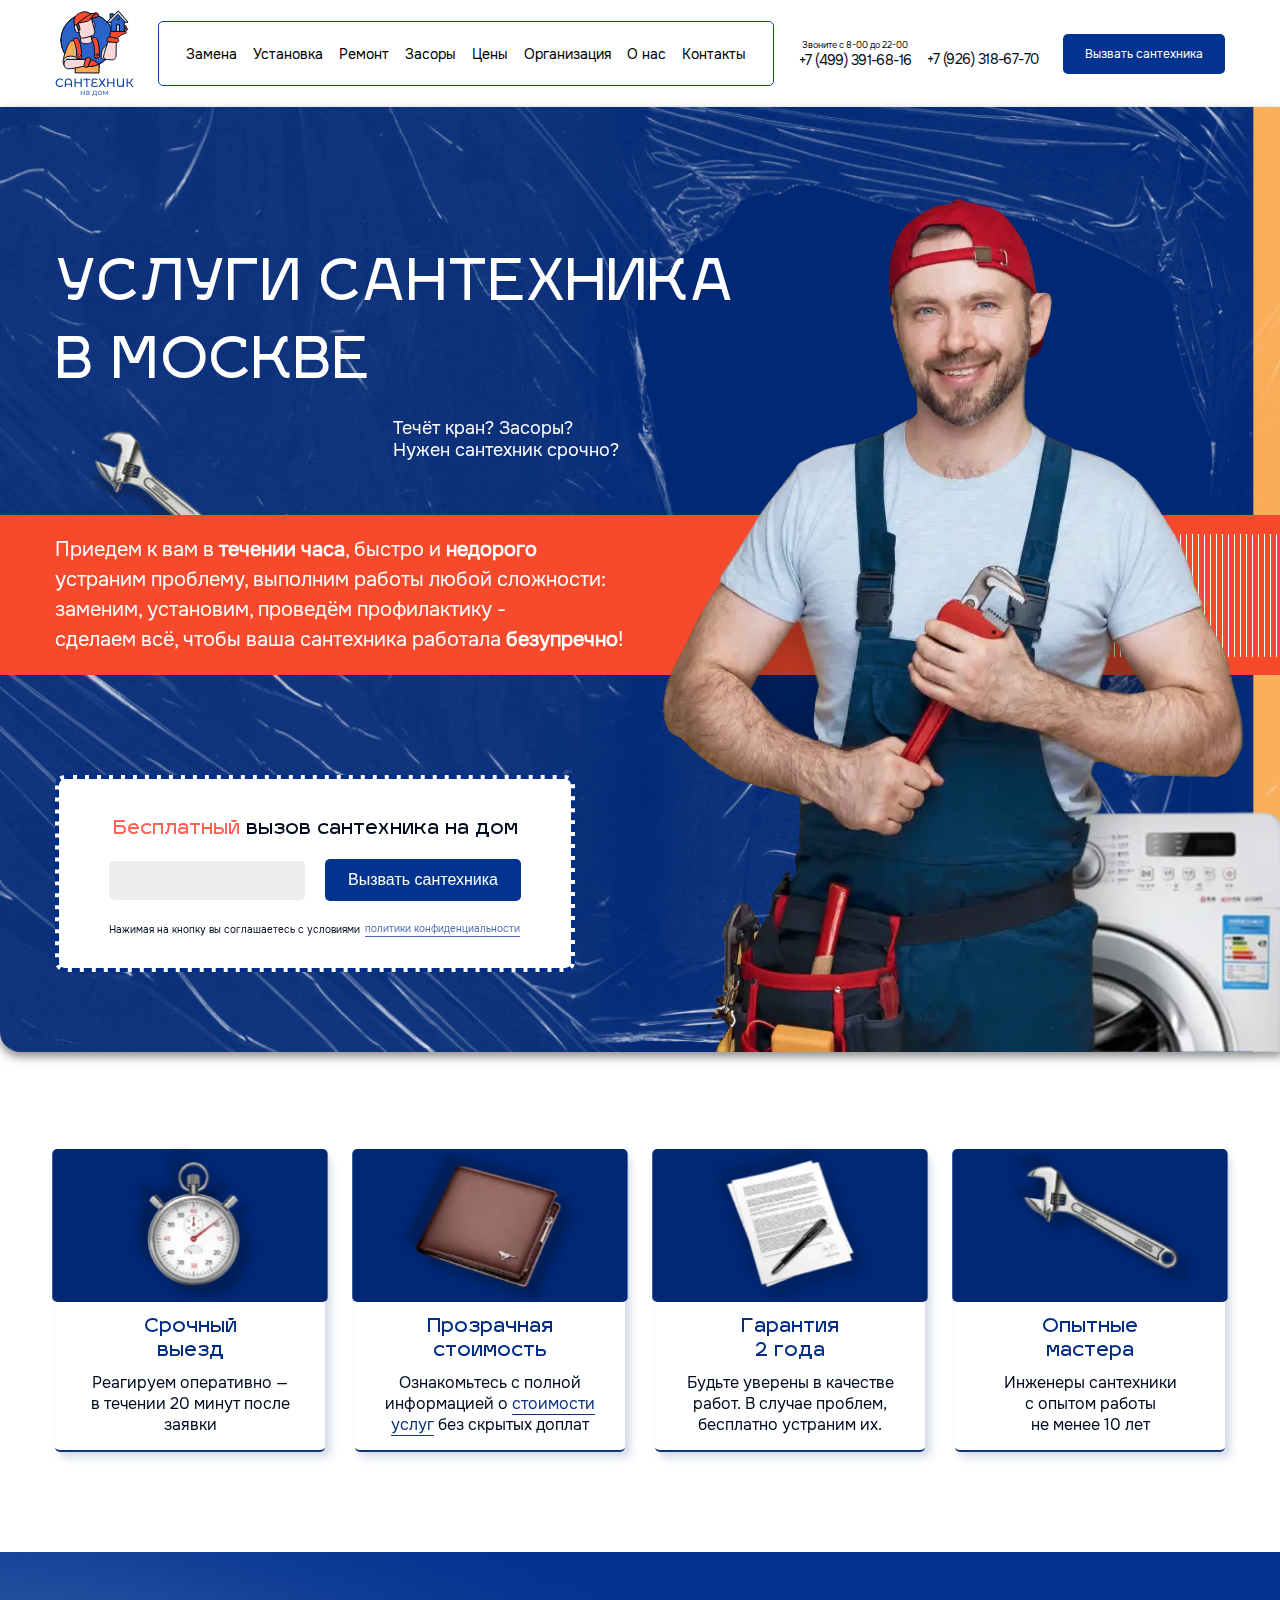
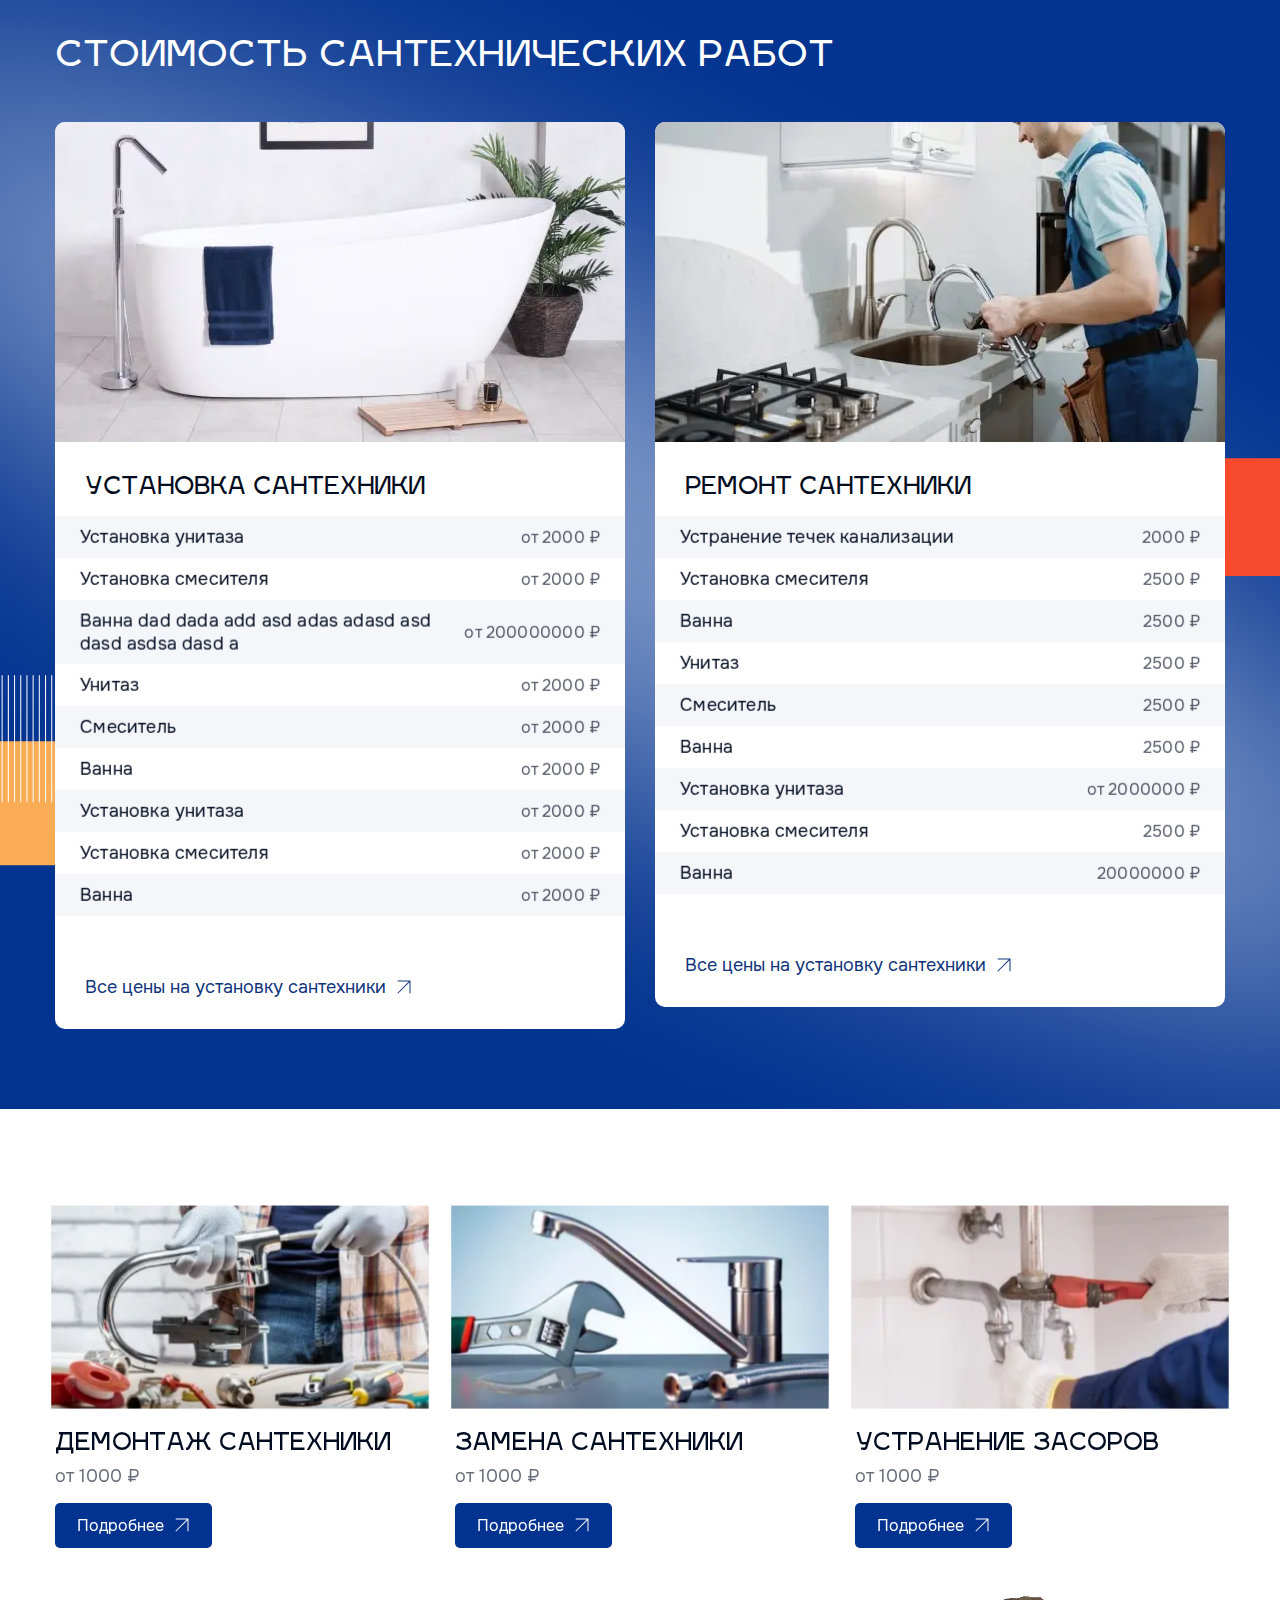
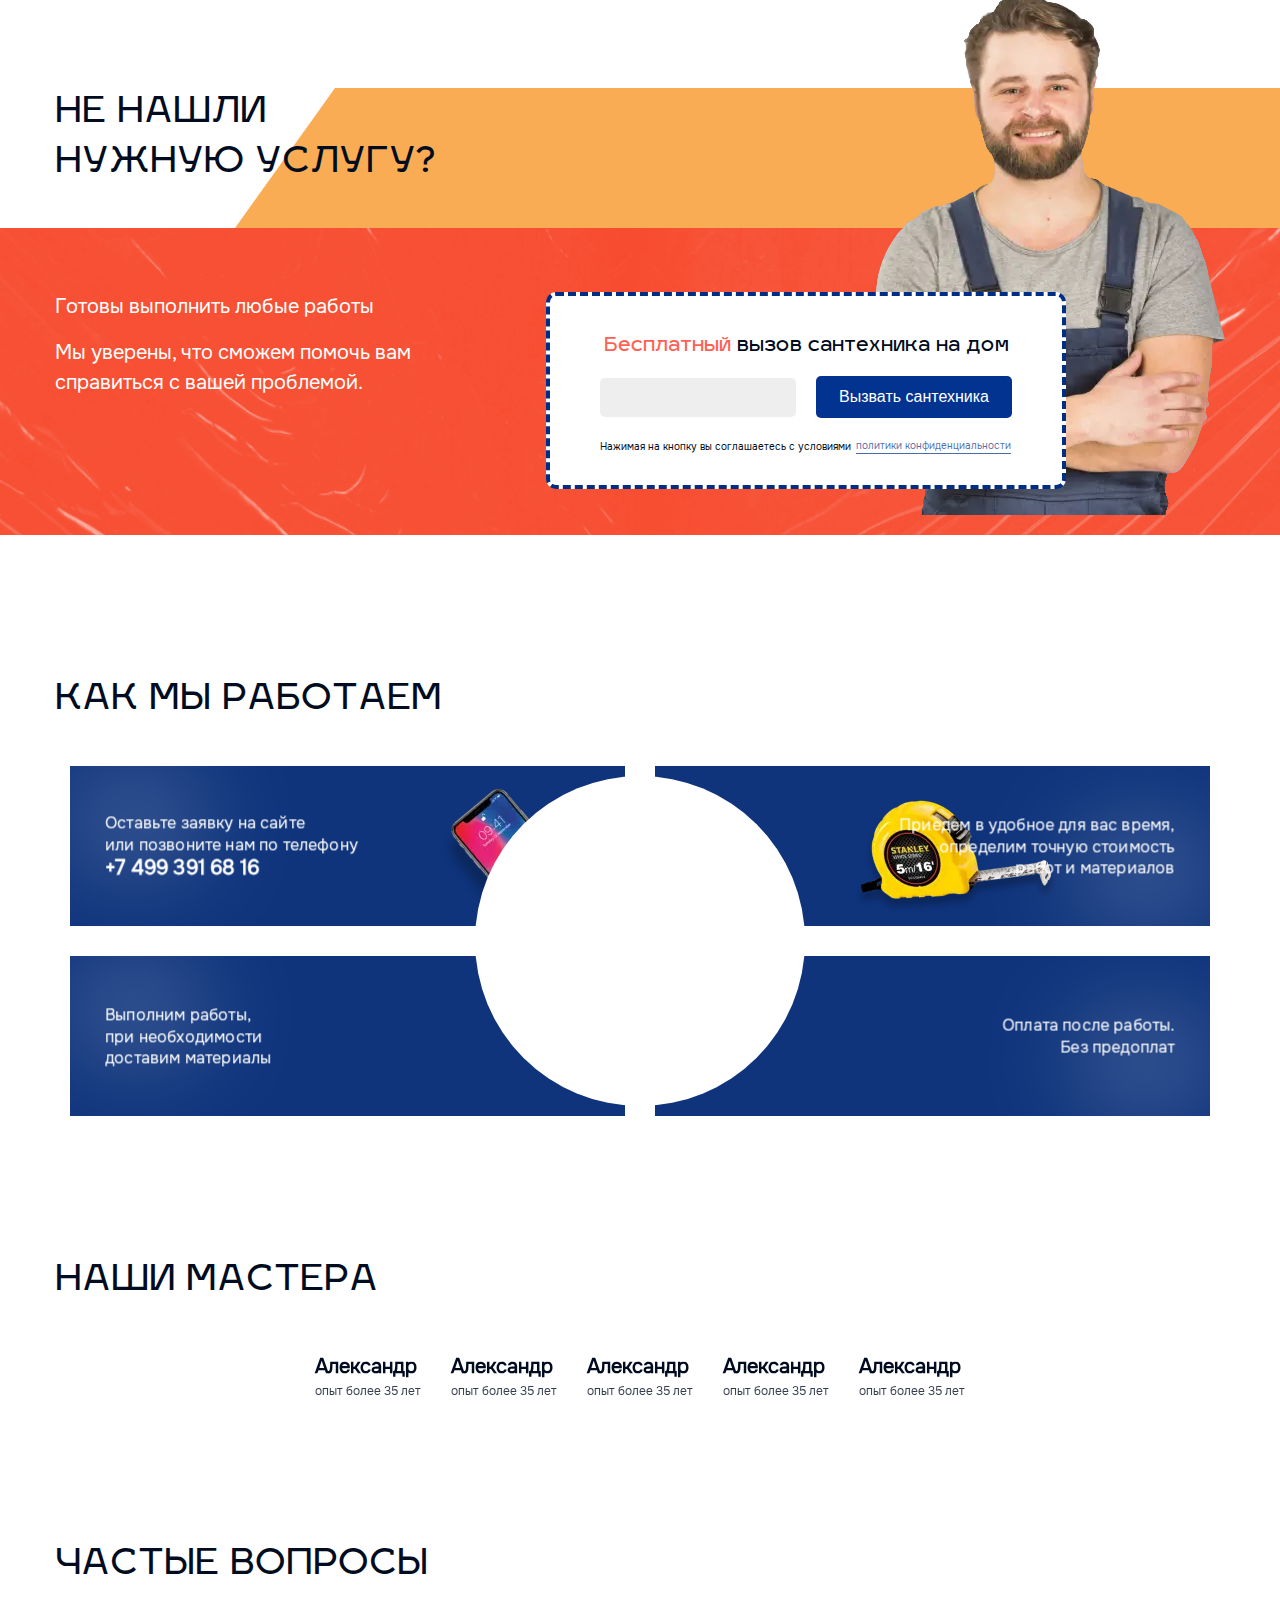
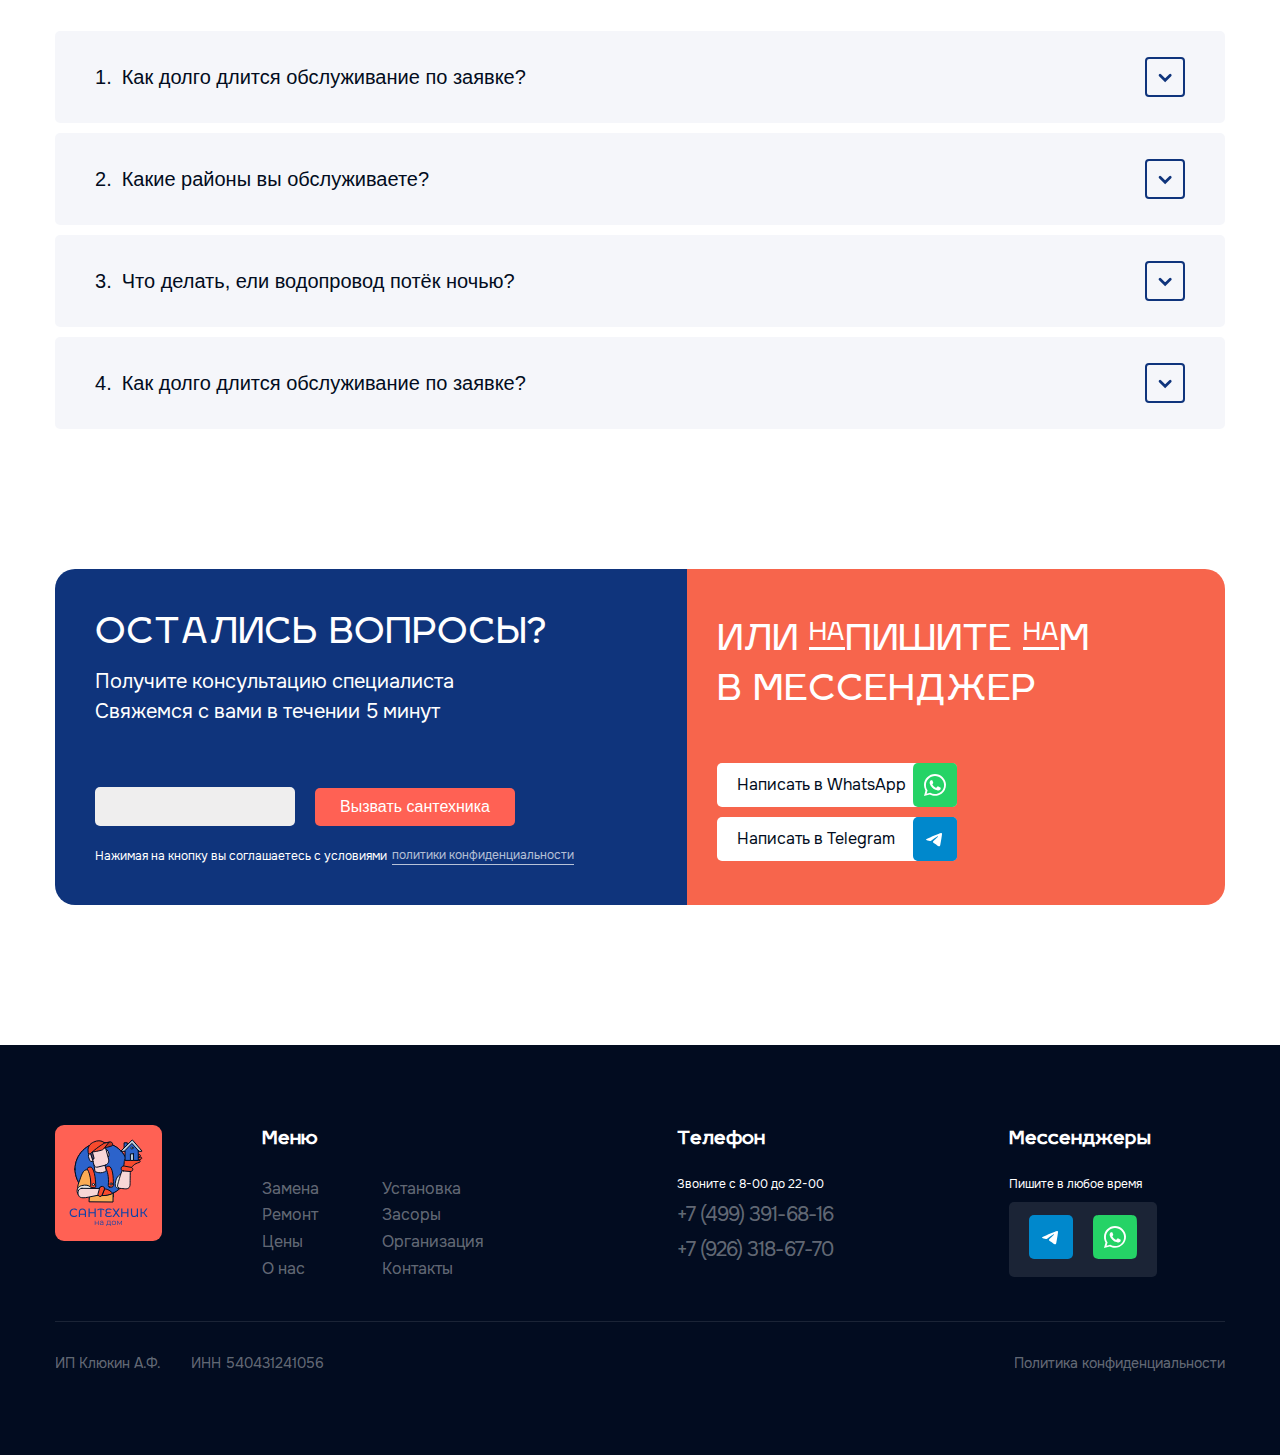
<file: index.html>
<!DOCTYPE html>
<html lang="ru">

<head>
    <meta charset="utf-8"><!--[if IE]><meta http-equiv="X-UA-Compatible" content="IE = edge"><![endif]-->
    <meta name="viewport" content="width=device-width, initial-scale=1.0">
    <meta name="description" content="">
    <link rel="shortcut icon" type="image/x-icon" href="favicon.ico">
    <link rel="stylesheet" href="https://cdn.jsdelivr.net/npm/@fancyapps/ui@5.0/dist/fancybox/fancybox.css">
    <link rel="stylesheet" href="https://cdn.jsdelivr.net/npm/swiper@10/swiper-bundle.min.css">
    <link rel="stylesheet" type="text/css" href="css/index.css"><!--[if lt IE 9]><script src="https://cdnjs.cloudflare.com/ajax/libs/html5shiv/3.7.3/html5shiv-printshiv.min.js"></script><![endif]-->
    <title>САНТЕХНИК на дом</title>
</head>

<body>
    <div class="wrapper">
        <header class="header _lp">
            <div class="header__container">
                <div class="header__content"><a class="header__logo" href="index.html">
                        <picture>
                            <source srcset="images/logo.svg" type="image/webp"><img src="images/logo.svg" alt="" loading="lazy">
                        </picture>
                        <picture>
                            <source srcset="images/logo-text.svg" type="image/webp"><img src="images/logo-text.svg" alt="" loading="lazy">
                        </picture>
                    </a>
                    <div class="header__menu menu"><button class="menu__icon icon-menu" type="button"><span></span><span></span><span></span></button>
                        <nav class="menu__body">
                            <ul class="menu__list">
                                <li class="menu__item" data-spoilers="992,max"><a class="menu__link menu__link_spoiler" href="" data-spoiler><span>Замена</span>
                                        <div class="menu__link-icon"><svg width="12" height="8" viewbox="0 0 12 8" fill="none">
                                                <path d="M5.46967 7.03033C5.76256 7.32322 6.23744 7.32322 6.53033 7.03033L11.3033 2.25736C11.5962 1.96447 11.5962 1.48959 11.3033 1.1967C11.0104 0.903806 10.5355 0.903806 10.2426 1.1967L6 5.43934L1.75736 1.1967C1.46447 0.903806 0.989593 0.903806 0.696699 1.1967C0.403806 1.48959 0.403806 1.96447 0.696699 2.25736L5.46967 7.03033ZM5.25 5V6.5H6.75V5H5.25Z" fill="#F74A2D"></path>
                                            </svg></div>
                                    </a>
                                    <ul class="submenu">
                                        <li class="submenu__item"><a class="submenu__link" href="services.html">Замена радиатора отопления</a></li>
                                    </ul>
                                </li>
                                <li class="menu__item"><a class="menu__link" href="">Установка</a></li>
                                <li class="menu__item"><a class="menu__link" href="">Ремонт</a></li>
                                <li class="menu__item" data-spoilers="992,max"><a class="menu__link menu__link_spoiler" href="" data-spoiler><span>Засоры</span>
                                        <div class="menu__link-icon"><svg width="12" height="8" viewbox="0 0 12 8" fill="none">
                                                <path d="M5.46967 7.03033C5.76256 7.32322 6.23744 7.32322 6.53033 7.03033L11.3033 2.25736C11.5962 1.96447 11.5962 1.48959 11.3033 1.1967C11.0104 0.903806 10.5355 0.903806 10.2426 1.1967L6 5.43934L1.75736 1.1967C1.46447 0.903806 0.989593 0.903806 0.696699 1.1967C0.403806 1.48959 0.403806 1.96447 0.696699 2.25736L5.46967 7.03033ZM5.25 5V6.5H6.75V5H5.25Z" fill="#F74A2D"></path>
                                            </svg></div>
                                    </a>
                                    <ul class="submenu">
                                        <li class="submenu__item"><a class="submenu__link" href="">Первый</a></li>
                                        <li class="submenu__item"><a class="submenu__link" href="">Второй</a></li>
                                        <li class="submenu__item"><a class="submenu__link" href="">Третий</a></li>
                                        <li class="submenu__item"><a class="submenu__link" href="">Четвёртый</a></li>
                                        <li class="submenu__item"><a class="submenu__link" href="">Пятый</a></li>
                                        <li class="submenu__item"><a class="submenu__link" href="">Шестой</a></li>
                                    </ul>
                                </li>
                                <li class="menu__item"><a class="menu__link" href="">Цены</a></li>
                                <li class="menu__item"><a class="menu__link" href="organization.html">Организация</a></li>
                                <li class="menu__item"><a class="menu__link" href="">О нас</a></li>
                                <li class="menu__item" data-spoilers="992,max"><a class="menu__link menu__link_spoiler" href="contact.html" data-spoiler><span>Контакты</span>
                                        <div class="menu__link-icon"><svg width="12" height="8" viewbox="0 0 12 8" fill="none">
                                                <path d="M5.46967 7.03033C5.76256 7.32322 6.23744 7.32322 6.53033 7.03033L11.3033 2.25736C11.5962 1.96447 11.5962 1.48959 11.3033 1.1967C11.0104 0.903806 10.5355 0.903806 10.2426 1.1967L6 5.43934L1.75736 1.1967C1.46447 0.903806 0.989593 0.903806 0.696699 1.1967C0.403806 1.48959 0.403806 1.96447 0.696699 2.25736L5.46967 7.03033ZM5.25 5V6.5H6.75V5H5.25Z" fill="#F74A2D"></path>
                                            </svg></div>
                                    </a>
                                    <ul class="submenu">
                                        <li class="submenu__item"><a class="submenu__link" href="">Первый</a></li>
                                        <li class="submenu__item"><a class="submenu__link" href="">Второй</a></li>
                                        <li class="submenu__item"><a class="submenu__link" href="">Третий</a></li>
                                        <li class="submenu__item"><a class="submenu__link" href="">Четвёртый</a></li>
                                        <li class="submenu__item"><a class="submenu__link" href="">Пятый</a></li>
                                        <li class="submenu__item"><a class="submenu__link" href="">Шестой</a></li>
                                    </ul>
                                </li>
                                <li class="menu__item menu__item_mobile"><a class="menu__link menu__link_mobile" href="tel:+74993916816">+7 (499) 391-68-16</a></li>
                                <li class="menu__item menu__item_mobile"><a class="menu__link menu__link_mobile" href="tel:+79263186770">+7 (926) 318-67-70</a></li>
                            </ul>
                            <div class="menu__footer"><a class="menu__btn-mobile popup-link" href="#popup">Вызвать сантехника</a><span>Звоните с 8-00 до 22-00</span></div>
                        </nav>
                    </div>
                    <div class="header__inner">
                        <div class="header__inner-tel header__inner-tel--one"><span>Звоните с 8-00 до 22-00</span><a class="header__inner-link" href="tel:+74993916816">+7 (499) 391-68-16</a></div>
                        <div class="header__inner-tel header__inner-tel--two"><a class="header__inner-link" href="tel:+79263186770">+7 (926) 318-67-70</a></div>
                    </div><a class="header__btn popup-link" href="#popup">Вызвать сантехника</a>
                </div>
            </div>
        </header>
        <main class="page">
            <section class="intro">
                <div class="intro__container">
                    <div class="intro__content"><!--img.img-line(src='images/1.png' alt='' loading='lazy')-->
                        <h2 class="intro__title">Услуги сантехника<br /> в Москве</h2>
                        <div class="intro__inner">
                            <p>Течёт кран? Засоры?<br /> Нужен сантехник срочно?</p>
                        </div>
                    </div>
                </div>
                <div class="intro__band">
                    <div class="intro__container">
                        <div class="intro__text">
                            <p>Приедем к вам в <strong>течении часа</strong>, быстро и <strong>недорого</strong><br /> устраним проблему, выполним работы любой сложности:<br /> заменим, установим, проведём профилактику -<br /> сделаем всё, чтобы ваша сантехника работала <strong>безупречно</strong>!</p>
                        </div>
                    </div>
                </div>
                <div class="intro__form">
                    <div class="intro__container">
                        <picture>
                            <source srcset="images/5.webp" type="image/webp"><img class="img-man" src="images/5.png" alt="" loading="lazy">
                        </picture>
                        <form class="intro__call _form">
                            <p class="intro__call-title _form-title"><span>Бесплатный</span> вызов сантехника на дом</p>
                            <div class="intro__call-body _form-body">
                                <div class="intro__call-item _form-item"><input id="call" type="tel" name="call" autocomplete="off" required><label for="call"></label></div>
                                <div class="intro__call-item _form-item"><button type="submit">Вызвать сантехника</button></div>
                            </div>
                            <p class="intro__call-policy _form-policy">Нажимая на кнопку вы соглашаетесь с условиями <a href=''>политики конфиденциальности</a></p>
                        </form>
                    </div>
                </div>
            </section>
            <div class="cards">
                <div class="cards__container">
                    <div class="cards__content">
                        <ul class="cards__list">
                            <li class="cards__item">
                                <div class="cards__picture">
                                    <picture>
                                        <source srcset="images/cards/1.webp" type="image/webp"><img src="images/cards/1.png" alt="" loading="lazy">
                                    </picture>
                                </div>
                                <div class="cards__body">
                                    <div class="cards__title"><span>Срочный<br /> выезд</span></div>
                                    <div class="cards__text">
                                        <p>Реагируем оперативно —<br /> в течении 20 минут после заявки</p>
                                    </div>
                                </div>
                            </li>
                            <li class="cards__item">
                                <div class="cards__picture">
                                    <picture>
                                        <source srcset="images/cards/2.webp" type="image/webp"><img src="images/cards/2.png" alt="" loading="lazy">
                                    </picture>
                                </div>
                                <div class="cards__body">
                                    <div class="cards__title"><span>Прозрачная<br /> стоимость</span></div>
                                    <div class="cards__text">
                                        <p>Ознакомьтесь с полной<br /> информацией о <a href=''>стоимости<br /> услуг</a> без скрытых доплат</p>
                                    </div>
                                </div>
                            </li>
                            <li class="cards__item">
                                <div class="cards__picture">
                                    <picture>
                                        <source srcset="images/cards/3.webp" type="image/webp"><img src="images/cards/3.png" alt="" loading="lazy">
                                    </picture>
                                </div>
                                <div class="cards__body">
                                    <div class="cards__title"><span>Гарантия<br /> 2 года</span></div>
                                    <div class="cards__text">
                                        <p>Будьте уверены в качестве<br /> работ. В случае проблем,<br /> бесплатно устраним их.</p>
                                    </div>
                                </div>
                            </li>
                            <li class="cards__item">
                                <div class="cards__picture">
                                    <picture>
                                        <source srcset="images/cards/4.webp" type="image/webp"><img src="images/cards/4.png" alt="" loading="lazy">
                                    </picture>
                                </div>
                                <div class="cards__body">
                                    <div class="cards__title"><span>Опытные<br /> мастера</span></div>
                                    <div class="cards__text">
                                        <p>Инженеры сантехники<br /> с опытом работы<br /> не менее 10 лет</p>
                                    </div>
                                </div>
                            </li>
                        </ul>
                    </div>
                </div>
            </div>
            <section class="cost">
                <div class="cost__container">
                    <div class="cost__content">
                        <div class="cost__header">
                            <h2 class="cost__title">Стоимость сантехнических работ</h2>
                        </div>
                        <ul class="cost__body">
                            <li class="cost__item">
                                <div class="cost__picture">
                                    <picture>
                                        <source srcset="images/img1.webp" type="image/webp"><img src="images/img1.png" alt="" loading="lazy">
                                    </picture>
                                </div>
                                <div class="cost__inner">
                                    <h3 class="cost__subtitle">Установка сантехники</h3>
                                    <ul class="cost__list">
                                        <li class="cost__slot">
                                            <div class="cost__slot-title">
                                                <p>Установка унитаза</p>
                                            </div>
                                            <div class="cost__slot-price"><span>от 2000 ₽</span></div>
                                        </li>
                                        <li class="cost__slot">
                                            <div class="cost__slot-title">
                                                <p>Установка смесителя</p>
                                            </div>
                                            <div class="cost__slot-price"><span>от 2000 ₽</span></div>
                                        </li>
                                        <li class="cost__slot">
                                            <div class="cost__slot-title">
                                                <p>Ванна dad dada add asd adas adasd asd dasd asdsa dasd a</p>
                                            </div>
                                            <div class="cost__slot-price"><span>от 200000000 ₽</span></div>
                                        </li>
                                        <li class="cost__slot">
                                            <div class="cost__slot-title">
                                                <p>Унитаз</p>
                                            </div>
                                            <div class="cost__slot-price"><span>от 2000 ₽</span></div>
                                        </li>
                                        <li class="cost__slot">
                                            <div class="cost__slot-title">
                                                <p>Смеситель</p>
                                            </div>
                                            <div class="cost__slot-price"><span>от 2000 ₽</span></div>
                                        </li>
                                        <li class="cost__slot">
                                            <div class="cost__slot-title">
                                                <p>Ванна</p>
                                            </div>
                                            <div class="cost__slot-price"><span>от 2000 ₽</span></div>
                                        </li>
                                        <li class="cost__slot">
                                            <div class="cost__slot-title">
                                                <p>Установка унитаза</p>
                                            </div>
                                            <div class="cost__slot-price"><span>от 2000 ₽</span></div>
                                        </li>
                                        <li class="cost__slot">
                                            <div class="cost__slot-title">
                                                <p>Установка смесителя</p>
                                            </div>
                                            <div class="cost__slot-price"><span>от 2000 ₽</span></div>
                                        </li>
                                        <li class="cost__slot">
                                            <div class="cost__slot-title">
                                                <p>Ванна</p>
                                            </div>
                                            <div class="cost__slot-price"><span>от 2000 ₽</span></div>
                                        </li>
                                    </ul>
                                    <div class="cost__link"><a href=""><span>Все цены на установку сантехники</span><svg width="16" height="16" viewbox="0 0 16 16" fill="none">
                                                <path d="M14.0003 1.5H2.00028C1.86768 1.5 1.7405 1.55268 1.64673 1.64645C1.55296 1.74021 1.50028 1.86739 1.50028 2C1.50028 2.13261 1.55296 2.25979 1.64673 2.35355C1.7405 2.44732 1.86768 2.5 2.00028 2.5H12.793L1.64678 13.6465C1.59903 13.6926 1.56094 13.7478 1.53473 13.8088C1.50853 13.8698 1.49474 13.9354 1.49416 14.0018C1.49358 14.0682 1.50623 14.134 1.53137 14.1955C1.55651 14.2569 1.59364 14.3128 1.64059 14.3597C1.68753 14.4066 1.74336 14.4438 1.80481 14.4689C1.86626 14.4941 1.9321 14.5067 1.99849 14.5061C2.06488 14.5055 2.13048 14.4918 2.19149 14.4656C2.25249 14.4393 2.30766 14.4013 2.35378 14.3535L13.5003 3.207V14C13.5003 14.1326 13.553 14.2598 13.6467 14.3536C13.7405 14.4473 13.8677 14.5 14.0003 14.5C14.1329 14.5 14.2601 14.4473 14.3538 14.3536C14.4476 14.2598 14.5003 14.1326 14.5003 14V2C14.5003 1.86739 14.4476 1.74021 14.3538 1.64645C14.2601 1.55268 14.1329 1.5 14.0003 1.5Z" fill="#0F347C"></path>
                                            </svg></a></div>
                                </div>
                            </li>
                            <li class="cost__item">
                                <div class="cost__picture">
                                    <picture>
                                        <source srcset="images/img2.webp" type="image/webp"><img src="images/img2.png" alt="" loading="lazy">
                                    </picture>
                                </div>
                                <div class="cost__inner">
                                    <h3 class="cost__subtitle">Ремонт сантехники</h3>
                                    <ul class="cost__list">
                                        <li class="cost__slot">
                                            <div class="cost__slot-title">
                                                <p>Устранение течек канализации</p>
                                            </div>
                                            <div class="cost__slot-price"><span>2000 ₽</span></div>
                                        </li>
                                        <li class="cost__slot">
                                            <div class="cost__slot-title">
                                                <p>Установка смесителя</p>
                                            </div>
                                            <div class="cost__slot-price"><span>2500 ₽</span></div>
                                        </li>
                                        <li class="cost__slot">
                                            <div class="cost__slot-title">
                                                <p>Ванна</p>
                                            </div>
                                            <div class="cost__slot-price"><span>2500 ₽</span></div>
                                        </li>
                                        <li class="cost__slot">
                                            <div class="cost__slot-title">
                                                <p>Унитаз</p>
                                            </div>
                                            <div class="cost__slot-price"><span>2500 ₽</span></div>
                                        </li>
                                        <li class="cost__slot">
                                            <div class="cost__slot-title">
                                                <p>Смеситель</p>
                                            </div>
                                            <div class="cost__slot-price"><span>2500 ₽</span></div>
                                        </li>
                                        <li class="cost__slot">
                                            <div class="cost__slot-title">
                                                <p>Ванна</p>
                                            </div>
                                            <div class="cost__slot-price"><span>2500 ₽</span></div>
                                        </li>
                                        <li class="cost__slot">
                                            <div class="cost__slot-title">
                                                <p>Установка унитаза</p>
                                            </div>
                                            <div class="cost__slot-price"><span>от 2000000 ₽</span></div>
                                        </li>
                                        <li class="cost__slot">
                                            <div class="cost__slot-title">
                                                <p>Установка смесителя</p>
                                            </div>
                                            <div class="cost__slot-price"><span>2500 ₽</span></div>
                                        </li>
                                        <li class="cost__slot">
                                            <div class="cost__slot-title">
                                                <p>Ванна</p>
                                            </div>
                                            <div class="cost__slot-price"><span>20000000 ₽</span></div>
                                        </li>
                                    </ul>
                                    <div class="cost__link"><a href=""><span>Все цены на установку сантехники</span><svg width="16" height="16" viewbox="0 0 16 16" fill="none">
                                                <path d="M14.0003 1.5H2.00028C1.86768 1.5 1.7405 1.55268 1.64673 1.64645C1.55296 1.74021 1.50028 1.86739 1.50028 2C1.50028 2.13261 1.55296 2.25979 1.64673 2.35355C1.7405 2.44732 1.86768 2.5 2.00028 2.5H12.793L1.64678 13.6465C1.59903 13.6926 1.56094 13.7478 1.53473 13.8088C1.50853 13.8698 1.49474 13.9354 1.49416 14.0018C1.49358 14.0682 1.50623 14.134 1.53137 14.1955C1.55651 14.2569 1.59364 14.3128 1.64059 14.3597C1.68753 14.4066 1.74336 14.4438 1.80481 14.4689C1.86626 14.4941 1.9321 14.5067 1.99849 14.5061C2.06488 14.5055 2.13048 14.4918 2.19149 14.4656C2.25249 14.4393 2.30766 14.4013 2.35378 14.3535L13.5003 3.207V14C13.5003 14.1326 13.553 14.2598 13.6467 14.3536C13.7405 14.4473 13.8677 14.5 14.0003 14.5C14.1329 14.5 14.2601 14.4473 14.3538 14.3536C14.4476 14.2598 14.5003 14.1326 14.5003 14V2C14.5003 1.86739 14.4476 1.74021 14.3538 1.64645C14.2601 1.55268 14.1329 1.5 14.0003 1.5Z" fill="#0F347C"></path>
                                            </svg></a></div>
                                </div>
                            </li>
                        </ul>
                    </div>
                </div>
            </section>
            <section class="b0">
                <div class="b0__container">
                    <div class="b0__content">
                        <ul class="b0__list">
                            <li class="b0__item">
                                <div class="b0__picture">
                                    <picture>
                                        <source srcset="images/img3.webp" type="image/webp"><img src="images/img3.png" alt="" loading="lazy">
                                    </picture>
                                </div>
                                <div class="b0__body">
                                    <div class="b0__header">
                                        <h3>Демонтаж сантехники</h3><span>от 1000 ₽</span>
                                    </div>
                                    <div class="b0__inner"><a href=""><span>Подробнее</span><svg width="16" height="16" viewbox="0 0 16 16" fill="none">
                                                <path d="M14.0003 1.5H2.00028C1.86768 1.5 1.7405 1.55268 1.64673 1.64645C1.55296 1.74021 1.50028 1.86739 1.50028 2C1.50028 2.13261 1.55296 2.25979 1.64673 2.35355C1.7405 2.44732 1.86768 2.5 2.00028 2.5H12.793L1.64678 13.6465C1.59903 13.6926 1.56094 13.7478 1.53473 13.8088C1.50853 13.8698 1.49474 13.9354 1.49416 14.0018C1.49358 14.0682 1.50623 14.134 1.53137 14.1955C1.55651 14.2569 1.59364 14.3128 1.64059 14.3597C1.68753 14.4066 1.74336 14.4438 1.80481 14.4689C1.86626 14.4941 1.9321 14.5067 1.99849 14.5061C2.06488 14.5055 2.13048 14.4918 2.19149 14.4656C2.25249 14.4393 2.30766 14.4013 2.35378 14.3535L13.5003 3.207V14C13.5003 14.1326 13.553 14.2598 13.6467 14.3536C13.7405 14.4473 13.8677 14.5 14.0003 14.5C14.1329 14.5 14.2601 14.4473 14.3538 14.3536C14.4476 14.2598 14.5003 14.1326 14.5003 14V2C14.5003 1.86739 14.4476 1.74021 14.3538 1.64645C14.2601 1.55268 14.1329 1.5 14.0003 1.5Z" fill="white"></path>
                                            </svg></a></div>
                                </div>
                            </li>
                            <li class="b0__item">
                                <div class="b0__picture">
                                    <picture>
                                        <source srcset="images/img4.webp" type="image/webp"><img src="images/img4.png" alt="" loading="lazy">
                                    </picture>
                                </div>
                                <div class="b0__body">
                                    <div class="b0__header">
                                        <h3>Замена сантехники</h3><span>от 1000 ₽</span>
                                    </div>
                                    <div class="b0__inner"><a href=""><span>Подробнее</span><svg width="16" height="16" viewbox="0 0 16 16" fill="none">
                                                <path d="M14.0003 1.5H2.00028C1.86768 1.5 1.7405 1.55268 1.64673 1.64645C1.55296 1.74021 1.50028 1.86739 1.50028 2C1.50028 2.13261 1.55296 2.25979 1.64673 2.35355C1.7405 2.44732 1.86768 2.5 2.00028 2.5H12.793L1.64678 13.6465C1.59903 13.6926 1.56094 13.7478 1.53473 13.8088C1.50853 13.8698 1.49474 13.9354 1.49416 14.0018C1.49358 14.0682 1.50623 14.134 1.53137 14.1955C1.55651 14.2569 1.59364 14.3128 1.64059 14.3597C1.68753 14.4066 1.74336 14.4438 1.80481 14.4689C1.86626 14.4941 1.9321 14.5067 1.99849 14.5061C2.06488 14.5055 2.13048 14.4918 2.19149 14.4656C2.25249 14.4393 2.30766 14.4013 2.35378 14.3535L13.5003 3.207V14C13.5003 14.1326 13.553 14.2598 13.6467 14.3536C13.7405 14.4473 13.8677 14.5 14.0003 14.5C14.1329 14.5 14.2601 14.4473 14.3538 14.3536C14.4476 14.2598 14.5003 14.1326 14.5003 14V2C14.5003 1.86739 14.4476 1.74021 14.3538 1.64645C14.2601 1.55268 14.1329 1.5 14.0003 1.5Z" fill="white"></path>
                                            </svg></a></div>
                                </div>
                            </li>
                            <li class="b0__item">
                                <div class="b0__picture">
                                    <picture>
                                        <source srcset="images/img5.webp" type="image/webp"><img src="images/img5.png" alt="" loading="lazy">
                                    </picture>
                                </div>
                                <div class="b0__body">
                                    <div class="b0__header">
                                        <h3>Устранение засоров</h3><span>от 1000 ₽</span>
                                    </div>
                                    <div class="b0__inner"><a href=""><span>Подробнее</span><svg width="16" height="16" viewbox="0 0 16 16" fill="none">
                                                <path d="M14.0003 1.5H2.00028C1.86768 1.5 1.7405 1.55268 1.64673 1.64645C1.55296 1.74021 1.50028 1.86739 1.50028 2C1.50028 2.13261 1.55296 2.25979 1.64673 2.35355C1.7405 2.44732 1.86768 2.5 2.00028 2.5H12.793L1.64678 13.6465C1.59903 13.6926 1.56094 13.7478 1.53473 13.8088C1.50853 13.8698 1.49474 13.9354 1.49416 14.0018C1.49358 14.0682 1.50623 14.134 1.53137 14.1955C1.55651 14.2569 1.59364 14.3128 1.64059 14.3597C1.68753 14.4066 1.74336 14.4438 1.80481 14.4689C1.86626 14.4941 1.9321 14.5067 1.99849 14.5061C2.06488 14.5055 2.13048 14.4918 2.19149 14.4656C2.25249 14.4393 2.30766 14.4013 2.35378 14.3535L13.5003 3.207V14C13.5003 14.1326 13.553 14.2598 13.6467 14.3536C13.7405 14.4473 13.8677 14.5 14.0003 14.5C14.1329 14.5 14.2601 14.4473 14.3538 14.3536C14.4476 14.2598 14.5003 14.1326 14.5003 14V2C14.5003 1.86739 14.4476 1.74021 14.3538 1.64645C14.2601 1.55268 14.1329 1.5 14.0003 1.5Z" fill="white"></path>
                                            </svg></a></div>
                                </div>
                            </li>
                        </ul>
                    </div>
                </div>
            </section>
            <section class="service">
                <div class="service__top">
                    <div class="service__container">
                        <div class="service__top-content">
                            <h2 class="service__title">Не нaшли<br /> нужную услугу?</h2>
                        </div>
                    </div>
                </div>
                <div class="service__bottom">
                    <div class="service__container">
                        <div class="service__bottom-content">
                            <div class="service__picture">
                                <picture>
                                    <source srcset="images/7.webp" type="image/webp"><img src="images/7.png" alt="" loading="lazy">
                                </picture>
                            </div>
                            <div class="service__bottom-left">
                                <p class="service__text">Готовы выполнить любые работы</p>
                                <p class="service__text">Мы уверены, что сможем помочь вам<br /> справиться с вашей проблемой.</p>
                            </div>
                            <div class="service__bottom-right">
                                <form class="service__call _form">
                                    <p class="service__call-title _form-title"><span>Бесплатный</span> вызов сантехника на дом</p>
                                    <div class="service__call-body _form-body">
                                        <div class="service__call-item _form-item"><input id="call2" type="tel2" name="call2" autocomplete="off" required><label for="call2"></label></div>
                                        <div class="service__call-item _form-item"><button type="submit">Вызвать сантехника</button></div>
                                    </div>
                                    <p class="service__call-policy _form-policy">Нажимая на кнопку вы соглашаетесь с условиями <a href=''>политики конфиденциальности</a></p>
                                </form>
                            </div>
                        </div>
                    </div>
                </div>
            </section>
            <section class="how">
                <div class="how__container">
                    <div class="how__content">
                        <div class="how__header">
                            <h2 class="how__title">Как мы работаем</h2>
                        </div>
                        <div class="how__body">
                            <ul class="how__list">
                                <div class="how__bg">
                                    <picture>
                                        <source srcset="images/circle.webp" type="image/webp"><img src="images/circle.png" alt="" loading="lazy">
                                    </picture>
                                </div>
                                <li class="how__item how__item_one">
                                    <p>Оставьте заявку на сайте<br /> или позвоните нам по телефону<br /> <a href=''>+7 499 391 68 16</a></p>
                                    <div class="how__picture">
                                        <picture>
                                            <source srcset="images/how1.webp" type="image/webp"><img src="images/how1.png" alt="" loading="lazy">
                                        </picture>
                                    </div>
                                </li>
                                <li class="how__item how__item_two">
                                    <p>Приедем в удобное для вас время,<br /> определим точную стоимость<br /> работ и материалов</p>
                                    <div class="how__picture">
                                        <picture>
                                            <source srcset="images/how3.webp" type="image/webp"><img src="images/how3.png" alt="" loading="lazy">
                                        </picture>
                                    </div>
                                </li>
                                <li class="how__item how__item_three">
                                    <p>Выполним работы,<br /> при необходимости<br /> доставим материалы</p>
                                    <div class="how__picture">
                                        <picture>
                                            <source srcset="images/how2.webp" type="image/webp"><img src="images/how2.png" alt="" loading="lazy">
                                        </picture>
                                    </div>
                                </li>
                                <li class="how__item how__item_four">
                                    <p>Оплата после работы.<br /> Без предоплат</p>
                                    <div class="how__picture">
                                        <picture>
                                            <source srcset="images/how4.webp" type="image/webp"><img src="images/how4.png" alt="" loading="lazy">
                                        </picture>
                                    </div>
                                </li>
                            </ul>
                        </div>
                    </div>
                </div>
            </section>
            <section class="masters">
                <div class="masters__container">
                    <div class="masters__content">
                        <div class="masters__header">
                            <h2 class="masters__title">Нaши мастера</h2>
                        </div>
                        <div class="masters__body">
                            <ul class="masters__list">
                                <li class="masters__item">
                                    <div class="masters__picture">
                                        <picture>
                                            <source srcset="https://placehold.co/210x300?text=Name" type="image/webp"><img src="https://placehold.co/210x300?text=Name" alt="" loading="lazy">
                                        </picture>
                                    </div>
                                    <div class="masters__info">
                                        <h3>Александр</h3><span>опыт более 35 лет</span>
                                    </div>
                                </li>
                                <li class="masters__item">
                                    <div class="masters__picture">
                                        <picture>
                                            <source srcset="https://placehold.co/210x300?text=Name" type="image/webp"><img src="https://placehold.co/210x300?text=Name" alt="" loading="lazy">
                                        </picture>
                                    </div>
                                    <div class="masters__info">
                                        <h3>Александр</h3><span>опыт более 35 лет</span>
                                    </div>
                                </li>
                                <li class="masters__item">
                                    <div class="masters__picture">
                                        <picture>
                                            <source srcset="https://placehold.co/210x300?text=Name" type="image/webp"><img src="https://placehold.co/210x300?text=Name" alt="" loading="lazy">
                                        </picture>
                                    </div>
                                    <div class="masters__info">
                                        <h3>Александр</h3><span>опыт более 35 лет</span>
                                    </div>
                                </li>
                                <li class="masters__item">
                                    <div class="masters__picture">
                                        <picture>
                                            <source srcset="https://placehold.co/210x300?text=Name" type="image/webp"><img src="https://placehold.co/210x300?text=Name" alt="" loading="lazy">
                                        </picture>
                                    </div>
                                    <div class="masters__info">
                                        <h3>Александр</h3><span>опыт более 35 лет</span>
                                    </div>
                                </li>
                                <li class="masters__item">
                                    <div class="masters__picture">
                                        <picture>
                                            <source srcset="https://placehold.co/210x300?text=Name" type="image/webp"><img src="https://placehold.co/210x300?text=Name" alt="" loading="lazy">
                                        </picture>
                                    </div>
                                    <div class="masters__info">
                                        <h3>Александр</h3><span>опыт более 35 лет</span>
                                    </div>
                                </li>
                            </ul>
                        </div>
                    </div>
                </div>
            </section>
            <section class="faq">
                <div class="faq__container">
                    <div class="faq__content">
                        <div class="faq__header">
                            <h2 class="faq__title">Частые вопросы</h2>
                        </div>
                        <div class="faq__body">
                            <ul class="faq__list" data-spoilers>
                                <li class="faq__item"><button class="faq__item-header" data-spoiler><span class="counter-number"></span><span>Как долго длится обслуживание по заявке?</span><span class="faq__item-header-icon"><span><svg width="40" height="40" viewbox="0 0 40 40" fill="none">
                                                    <path d="M14.5 18L20.1667 23.6667L25.8333 18" stroke="#0F347C" stroke-width="3" stroke-linecap="round"></path>
                                                </svg></span></span></button>
                                    <div class="faq__item-body">
                                        <p>Lorem ipsum dolor sit amet, consectetur adipisicing elit. A accusamus animi delectus esse fuga ipsa iusto nulla obcaecati officia quam qui quia quis quo reiciendis rem, sit tempora unde voluptatibus?</p>
                                    </div>
                                </li>
                                <li class="faq__item"><button class="faq__item-header" data-spoiler><span class="counter-number"></span><span>Какие районы вы обслуживаете?</span><span class="faq__item-header-icon"><span><svg width="40" height="40" viewbox="0 0 40 40" fill="none">
                                                    <path d="M14.5 18L20.1667 23.6667L25.8333 18" stroke="#0F347C" stroke-width="3" stroke-linecap="round"></path>
                                                </svg></span></span></button>
                                    <div class="faq__item-body">
                                        <p>Lorem ipsum dolor sit amet, consectetur adipisicing elit. A accusamus animi delectus esse fuga ipsa iusto nulla obcaecati officia quam qui quia quis quo reiciendis rem, sit tempora unde voluptatibus?</p>
                                    </div>
                                </li>
                                <li class="faq__item"><button class="faq__item-header" data-spoiler><span class="counter-number"></span><span>Что делать, ели водопровод потёк ночью?</span><span class="faq__item-header-icon"><span><svg width="40" height="40" viewbox="0 0 40 40" fill="none">
                                                    <path d="M14.5 18L20.1667 23.6667L25.8333 18" stroke="#0F347C" stroke-width="3" stroke-linecap="round"></path>
                                                </svg></span></span></button>
                                    <div class="faq__item-body">
                                        <p>Необходимо вызвать дежурного сантехника из ЖЭКа (если прорыв произошёл в рабочий день) или аварийную службу — её номер обычно записан на стенде или наклейке в подъезде на первом этаже. Запишите номер заявки и данные оператора, который её принял.</p>
                                        <p>Дождитесь мастеров, впустите их в квартиру. До их приезда необходимо убрать из места затопления все ценные вещи и электрические приборы, способные вызвать замыкание электропроводки, а также максимально возможно убрать воду с пола и иных поверхностей. Сфотографируйте место протечки и ущерб, нанесённый потопом.</p>
                                    </div>
                                </li>
                                <li class="faq__item"><button class="faq__item-header" data-spoiler><span class="counter-number"></span><span>Как долго длится обслуживание по заявке?</span><span class="faq__item-header-icon"><span><svg width="40" height="40" viewbox="0 0 40 40" fill="none">
                                                    <path d="M14.5 18L20.1667 23.6667L25.8333 18" stroke="#0F347C" stroke-width="3" stroke-linecap="round"></path>
                                                </svg></span></span></button>
                                    <div class="faq__item-body">
                                        <p>Lorem ipsum dolor sit amet, consectetur adipisicing elit. A accusamus animi delectus esse fuga ipsa iusto nulla obcaecati officia quam qui quia quis quo reiciendis rem, sit tempora unde voluptatibus?</p>
                                    </div>
                                </li>
                            </ul>
                        </div>
                    </div>
                </div>
            </section>
            <section class="b1">
                <div class="b1__container">
                    <div class="b1__content">
                        <div class="b1__left">
                            <h2 class="b1__title b1__title_left">Остались вопросы?</h2>
                            <p>Получите консультацию специалиста<br /> Свяжемся с вами в течении 5 минут</p>
                            <form class="b1__form">
                                <div class="b1__form-inner">
                                    <div class="b1__form-item _form-item"><input id="tel3" type="tel" name="tel3"><label for="tel3"></label></div>
                                    <div class="b1__form-item _form-item"><button type="submit" data-type="button-call3">Вызвать сантехника</button></div>
                                </div>
                                <p class="_form-policy">Нажимая на кнопку вы соглашаетесь с условиями <a href=''>политики конфиденциальности</a></p>
                            </form>
                        </div>
                        <div class="b1__right">
                            <div class="b1__picture">
                                <picture>
                                    <source srcset="images/hand.webp" type="image/webp"><img src="images/hand.png" alt="" loading="lazy">
                                </picture>
                            </div>
                            <h2 class="b1__title b1__title_right">Или <span>на</span>пишите<br class='br-mobile'> <span>на</span>м<br /> в мессенджер</h2>
                            <div class="b1__inner"><a class="b1__inner-link b1__inner-link--one" href=""><span data-content="Написать в WhatsApp">Написать в WhatsApp</span><svg width="44" height="44" viewbox="0 0 44 44" fill="none">
                                        <path d="M44 10C44 5.28595 44 2.92893 42.5355 1.46447C41.0711 0 38.714 0 34 0H10C5.28595 0 2.92893 0 1.46447 1.46447C0 2.92893 0 5.28595 0 10V34C0 38.714 0 41.0711 1.46447 42.5355C2.92893 44 5.28595 44 10 44H34C38.714 44 41.0711 44 42.5355 42.5355C44 41.0711 44 38.714 44 34V10Z" fill="#25D366"></path>
                                        <path fill-rule="evenodd" clip-rule="evenodd" d="M29.7 14.1625C27.6375 12.1 24.8875 11 22 11C15.95 11 11 15.95 11 22C11 23.925 11.55 25.85 12.5125 27.5L11 33L16.775 31.4875C18.425 32.3125 20.2125 32.8625 22 32.8625C28.05 32.8625 33 27.9125 33 21.8625C33 18.975 31.7625 16.225 29.7 14.1625ZM22 31.075C20.35 31.075 18.7 30.6625 17.325 29.8375L17.05 29.7L13.6125 30.6625L14.575 27.3625L14.3 26.95C13.3375 25.4375 12.925 23.7875 12.925 22.1375C12.925 17.1875 17.05 13.0625 22 13.0625C24.475 13.0625 26.675 14.025 28.4625 15.675C30.25 17.4625 31.075 19.6625 31.075 22.1375C31.075 26.95 27.0875 31.075 22 31.075ZM26.95 24.2C26.675 24.0625 25.3 23.375 25.025 23.375C24.75 23.2375 24.6125 23.2375 24.475 23.5125C24.3375 23.7875 23.7875 24.3375 23.65 24.6125C23.5125 24.75 23.375 24.75 23.1 24.75C22.825 24.6125 22 24.3375 20.9 23.375C20.075 22.6875 19.525 21.725 19.3875 21.45C19.25 21.175 19.3875 21.0375 19.525 20.9C19.6625 20.7625 19.8 20.625 19.9375 20.4875C20.075 20.35 20.075 20.2125 20.2125 20.075C20.35 19.9375 20.2125 19.8 20.2125 19.6625C20.2125 19.525 19.6625 18.15 19.3875 17.6C19.25 17.1875 18.975 17.1875 18.8375 17.1875C18.7 17.1875 18.5625 17.1875 18.2875 17.1875C18.15 17.1875 17.875 17.1875 17.6 17.4625C17.325 17.7375 16.6375 18.425 16.6375 19.8C16.6375 21.175 17.6 22.4125 17.7375 22.6875C17.875 22.825 19.6625 25.7125 22.4125 26.8125C24.75 27.775 25.1625 27.5 25.7125 27.5C26.2625 27.5 27.3625 26.8125 27.5 26.2625C27.775 25.575 27.775 25.025 27.6375 25.025C27.5 24.3375 27.225 24.3375 26.95 24.2Z" fill="white"></path>
                                    </svg></a><a class="b1__inner-link b1__inner-link--two" href=""><span data-content="Написать в Telegram">Написать в Telegram</span><svg width="44" height="44" viewbox="0 0 44 44" fill="none">
                                        <rect width="44" height="44" rx="5" fill="#0088CC"></rect>
                                        <path d="M14.0999 21.7083C18.3949 19.8371 21.2589 18.6034 22.6919 18.0074C26.7834 16.3056 27.6335 16.01 28.1877 16.0001C28.3095 15.9981 28.582 16.0283 28.7586 16.1715C28.9076 16.2924 28.9486 16.4558 28.9683 16.5705C28.9879 16.6851 29.0123 16.9464 28.9929 17.1505C28.7712 19.4801 27.8118 25.1335 27.3237 27.7427C27.1172 28.8468 26.7105 29.217 26.3168 29.2532C25.4613 29.3319 24.8116 28.6878 23.9829 28.1446C22.6862 27.2946 21.9537 26.7654 20.695 25.936C19.2404 24.9774 20.1834 24.4506 21.0124 23.5896C21.2293 23.3643 24.999 19.9355 25.0719 19.6244C25.0811 19.5855 25.0895 19.4405 25.0034 19.3639C24.9172 19.2874 24.7901 19.3136 24.6983 19.3344C24.5683 19.3639 22.4968 20.7331 18.4839 23.4419C17.8959 23.8457 17.3633 24.0424 16.8862 24.0321C16.3601 24.0207 15.3482 23.7346 14.596 23.4901C13.6733 23.1902 12.94 23.0316 13.0039 22.5223C13.0371 22.257 13.4025 21.9856 14.0999 21.7083Z" fill="white"></path>
                                    </svg></a></div>
                        </div>
                    </div>
                </div>
            </section>
        </main>
        <footer class="footer">
            <div class="footer__container">
                <div class="footer__content">
                    <ul class="footer__body">
                        <li class="footer-item footer-item--one"><a class="footer__logo" href="index.html">
                                <picture>
                                    <source srcset="images/logo.svg" type="image/webp"><img src="images/logo.svg" alt="" loading="lazy">
                                </picture><img src="images/logo-text.svg" alt="" loading="lazy">
                            </a></li>
                        <li class="footer-item footer-item--two">
                            <div class="footer__menu">
                                <div class="footer__title">
                                    <h5>Меню</h5>
                                </div>
                                <nav class="footer__menu-nav">
                                    <ul class="footer__menu-list">
                                        <li class="footer__menu-item"><a class="footer__menu-link" href="">Замена</a></li>
                                        <li class="footer__menu-item"><a class="footer__menu-link" href="">Установка</a></li>
                                        <li class="footer__menu-item"><a class="footer__menu-link" href="">Ремонт</a></li>
                                        <li class="footer__menu-item"><a class="footer__menu-link" href="">Засоры</a></li>
                                        <li class="footer__menu-item"><a class="footer__menu-link" href="">Цены</a></li>
                                        <li class="footer__menu-item"><a class="footer__menu-link" href="organization.html">Организация</a></li>
                                        <li class="footer__menu-item"><a class="footer__menu-link" href="">О нас</a></li>
                                        <li class="footer__menu-item"><a class="footer__menu-link" href="contact.html">Контакты</a></li>
                                    </ul>
                                </nav>
                            </div>
                        </li>
                        <li class="footer-item footer-item--three">
                            <div class="footer__phone">
                                <div class="footer__title">
                                    <h5>Телефон</h5>
                                </div>
                                <div class="footer__phone-body"><span>Звоните с 8-00 до 22-00</span><a href="tel:+74993916816">+7 (499) 391-68-16</a><a href="tel:+79263186770">+7 (926) 318-67-70</a></div>
                            </div>
                        </li>
                        <li class="footer-item footer-item--four">
                            <div class="footer__messengers">
                                <div class="footer__title">
                                    <h5>Мессенджеры</h5>
                                </div>
                                <div class="footer__messengers-body"><span>Пишите в любое время</span>
                                    <div class="footer__messengers-inner"><a class="popup-link" href="#popup"><svg width="44" height="44" viewbox="0 0 44 44" fill="none">
                                                <rect width="44" height="44" rx="5" fill="#0088CC"></rect>
                                                <path class="two" d="M14.0999 21.7083C18.3949 19.8371 21.2589 18.6034 22.6919 18.0074C26.7834 16.3056 27.6335 16.01 28.1877 16.0001C28.3095 15.9981 28.582 16.0283 28.7586 16.1715C28.9076 16.2924 28.9486 16.4558 28.9683 16.5705C28.9879 16.6851 29.0123 16.9464 28.9929 17.1505C28.7712 19.4801 27.8118 25.1335 27.3237 27.7427C27.1172 28.8468 26.7105 29.217 26.3168 29.2532C25.4613 29.3319 24.8116 28.6878 23.9829 28.1446C22.6862 27.2946 21.9537 26.7654 20.695 25.936C19.2404 24.9774 20.1834 24.4506 21.0124 23.5896C21.2293 23.3643 24.999 19.9355 25.0719 19.6244C25.0811 19.5855 25.0895 19.4405 25.0034 19.3639C24.9172 19.2874 24.7901 19.3136 24.6983 19.3344C24.5683 19.3639 22.4968 20.7331 18.4839 23.4419C17.8959 23.8457 17.3633 24.0424 16.8862 24.0321C16.3601 24.0207 15.3482 23.7346 14.596 23.4901C13.6733 23.1902 12.94 23.0316 13.0039 22.5223C13.0371 22.257 13.4025 21.9856 14.0999 21.7083Z" fill="white"></path>
                                            </svg></a><a class="popup-link" href="#popup"><svg width="44" height="44" viewbox="0 0 44 44" fill="none">
                                                <path d="M44 10C44 5.28595 44 2.92893 42.5355 1.46447C41.0711 0 38.714 0 34 0H10C5.28595 0 2.92893 0 1.46447 1.46447C0 2.92893 0 5.28595 0 10V34C0 38.714 0 41.0711 1.46447 42.5355C2.92893 44 5.28595 44 10 44H34C38.714 44 41.0711 44 42.5355 42.5355C44 41.0711 44 38.714 44 34V10Z" fill="#25D366"></path>
                                                <path class="two" fill-rule="evenodd" clip-rule="evenodd" d="M29.7 14.1625C27.6375 12.1 24.8875 11 22 11C15.95 11 11 15.95 11 22C11 23.925 11.55 25.85 12.5125 27.5L11 33L16.775 31.4875C18.425 32.3125 20.2125 32.8625 22 32.8625C28.05 32.8625 33 27.9125 33 21.8625C33 18.975 31.7625 16.225 29.7 14.1625ZM22 31.075C20.35 31.075 18.7 30.6625 17.325 29.8375L17.05 29.7L13.6125 30.6625L14.575 27.3625L14.3 26.95C13.3375 25.4375 12.925 23.7875 12.925 22.1375C12.925 17.1875 17.05 13.0625 22 13.0625C24.475 13.0625 26.675 14.025 28.4625 15.675C30.25 17.4625 31.075 19.6625 31.075 22.1375C31.075 26.95 27.0875 31.075 22 31.075ZM26.95 24.2C26.675 24.0625 25.3 23.375 25.025 23.375C24.75 23.2375 24.6125 23.2375 24.475 23.5125C24.3375 23.7875 23.7875 24.3375 23.65 24.6125C23.5125 24.75 23.375 24.75 23.1 24.75C22.825 24.6125 22 24.3375 20.9 23.375C20.075 22.6875 19.525 21.725 19.3875 21.45C19.25 21.175 19.3875 21.0375 19.525 20.9C19.6625 20.7625 19.8 20.625 19.9375 20.4875C20.075 20.35 20.075 20.2125 20.2125 20.075C20.35 19.9375 20.2125 19.8 20.2125 19.6625C20.2125 19.525 19.6625 18.15 19.3875 17.6C19.25 17.1875 18.975 17.1875 18.8375 17.1875C18.7 17.1875 18.5625 17.1875 18.2875 17.1875C18.15 17.1875 17.875 17.1875 17.6 17.4625C17.325 17.7375 16.6375 18.425 16.6375 19.8C16.6375 21.175 17.6 22.4125 17.7375 22.6875C17.875 22.825 19.6625 25.7125 22.4125 26.8125C24.75 27.775 25.1625 27.5 25.7125 27.5C26.2625 27.5 27.3625 26.8125 27.5 26.2625C27.775 25.575 27.775 25.025 27.6375 25.025C27.5 24.3375 27.225 24.3375 26.95 24.2Z" fill="white"></path>
                                            </svg></a></div>
                                </div>
                            </div>
                        </li>
                    </ul>
                    <div class="footer__bottom">
                        <div class="footer__bottom-inner"><span>ИП Клюкин А.Ф.</span><span>ИНН 540431241056</span></div><a class="footer__policy" href="">Политика конфиденциальности</a>
                    </div>
                </div>
            </div>
        </footer>
    </div>
    <div class="popup popup_popup">
        <div class="popup__content">
            <div class="popup__body">
                <div class="popup__close"></div>
                <div class="popup__header">
                    <h2>Мы <span>на</span> связи в мессенджерах</h2>
                </div>
                <div class="popup__inner">
                    <div class="popup__left">
                        <div class="popup__left-header">
                            <div class="popup__left-icon"><svg width="32" height="32" viewbox="0 0 32 32" fill="none">
                                    <path d="M27 0H5C2.23858 0 0 2.23858 0 5V27C0 29.7614 2.23858 32 5 32H27C29.7614 32 32 29.7614 32 27V5C32 2.23858 29.7614 0 27 0Z" fill="#25D366"></path>
                                    <path fill-rule="evenodd" clip-rule="evenodd" d="M21.6 10.3C20.1 8.8 18.1 8 16 8C11.6 8 8 11.6 8 16C8 17.4 8.40001 18.8 9.10001 20L8 24L12.2 22.9C13.4 23.5 14.7 23.9 16 23.9C20.4 23.9 24 20.3 24 15.9C24 13.8 23.1 11.8 21.6 10.3ZM16 22.6C14.8 22.6 13.6 22.3 12.6 21.7L12.4 21.6L9.89999 22.3L10.6 19.9L10.4 19.6C9.69999 18.5 9.39999 17.3 9.39999 16.1C9.39999 12.5 12.4 9.5 16 9.5C17.8 9.5 19.4 10.2 20.7 11.4C22 12.7 22.6 14.3 22.6 16.1C22.6 19.6 19.7 22.6 16 22.6ZM19.6 17.6C19.4 17.5 18.4 17 18.2 17C18 16.9 17.9 16.9 17.8 17.1C17.7 17.3 17.3 17.7 17.2 17.9C17.1 18 17 18 16.8 18C16.6 17.9 16 17.7 15.2 17C14.6 16.5 14.2 15.8 14.1 15.6C14 15.4 14.1 15.3 14.2 15.2C14.3 15.1 14.4 15 14.5 14.9C14.6 14.8 14.6 14.7 14.7 14.6C14.8 14.5 14.7 14.4 14.7 14.3C14.7 14.2 14.3 13.2 14.1 12.8C14 12.5 13.8 12.5 13.7 12.5C13.6 12.5 13.5 12.5 13.3 12.5C13.2 12.5 13 12.5 12.8 12.7C12.6 12.9 12.1 13.4 12.1 14.4C12.1 15.4 12.8 16.3 12.9 16.5C13 16.6 14.3 18.7 16.3 19.5C18 20.2 18.3 20 18.7 20C19.1 20 19.9 19.5 20 19.1C20.2 18.6 20.2 18.2 20.1 18.2C20 17.7 19.8 17.7 19.6 17.6Z" fill="white"></path>
                                </svg></div><span>Whatsapp</span>
                        </div><a class="popup__link popup__link_whatsapp" href="">Написать в Whatsapp</a>
                        <div class="popup__wievbox"><span>или с телефона:</span>
                            <div class="popup__wievbox-picture"><!--img(src='' alt='' loading='lazy')--></div>
                        </div>
                    </div><span class="line"></span>
                    <div class="popup__right">
                        <div class="popup__left-header">
                            <div class="popup__left-icon"><svg width="32" height="32" viewbox="0 0 32 32" fill="none">
                                    <path d="M27 0H5C2.23858 0 0 2.23858 0 5V27C0 29.7614 2.23858 32 5 32H27C29.7614 32 32 29.7614 32 27V5C32 2.23858 29.7614 0 27 0Z" fill="#0088CC"></path>
                                    <path d="M8.09992 15.7083C12.3949 13.8371 15.2589 12.6034 16.6919 12.0074C20.7834 10.3056 21.6335 10.01 22.1877 10.0001C22.3095 9.99805 22.582 10.0283 22.7586 10.1715C22.9076 10.2924 22.9486 10.4558 22.9683 10.5705C22.9879 10.6851 23.0123 10.9464 22.9929 11.1505C22.7712 13.4801 21.8118 19.1335 21.3237 21.7427C21.1172 22.8468 20.7105 23.217 20.3168 23.2532C19.4613 23.3319 18.8116 22.6878 17.9829 22.1446C16.6862 21.2946 15.9537 20.7654 14.695 19.936C13.2404 18.9774 14.1834 18.4506 15.0124 17.5896C15.2293 17.3643 18.999 13.9355 19.0719 13.6244C19.0811 13.5855 19.0895 13.4405 19.0034 13.3639C18.9172 13.2874 18.7901 13.3136 18.6983 13.3344C18.5683 13.3639 16.4968 14.7331 12.4839 17.4419C11.8959 17.8457 11.3633 18.0424 10.8862 18.0321C10.3601 18.0207 9.34822 17.7346 8.59598 17.4901C7.67333 17.1902 6.94002 17.0316 7.00388 16.5223C7.03714 16.257 7.40248 15.9856 8.09992 15.7083Z" fill="white"></path>
                                </svg></div><span>Telegram</span>
                        </div><a class="popup__link popup__link_telegram" href="">Написать в Telegram</a>
                        <div class="popup__wievbox"><span>или с телефона:</span>
                            <div class="popup__wievbox-picture"><!--img(src='' alt='' loading='lazy')--></div>
                        </div>
                    </div>
                </div>
            </div>
        </div>
    </div>
    <script src="https://ajax.googleapis.com/ajax/libs/jquery/3.5.1/jquery.min.js"></script>
    <script src="https://cdn.jsdelivr.net/npm/swiper@10/swiper-bundle.min.js"></script>
    <script src="js/libs/libs.min.js"></script>
    <script src="js/module.js"></script>
    <script src="js/index.js"></script>
</body>

</html>
</file>
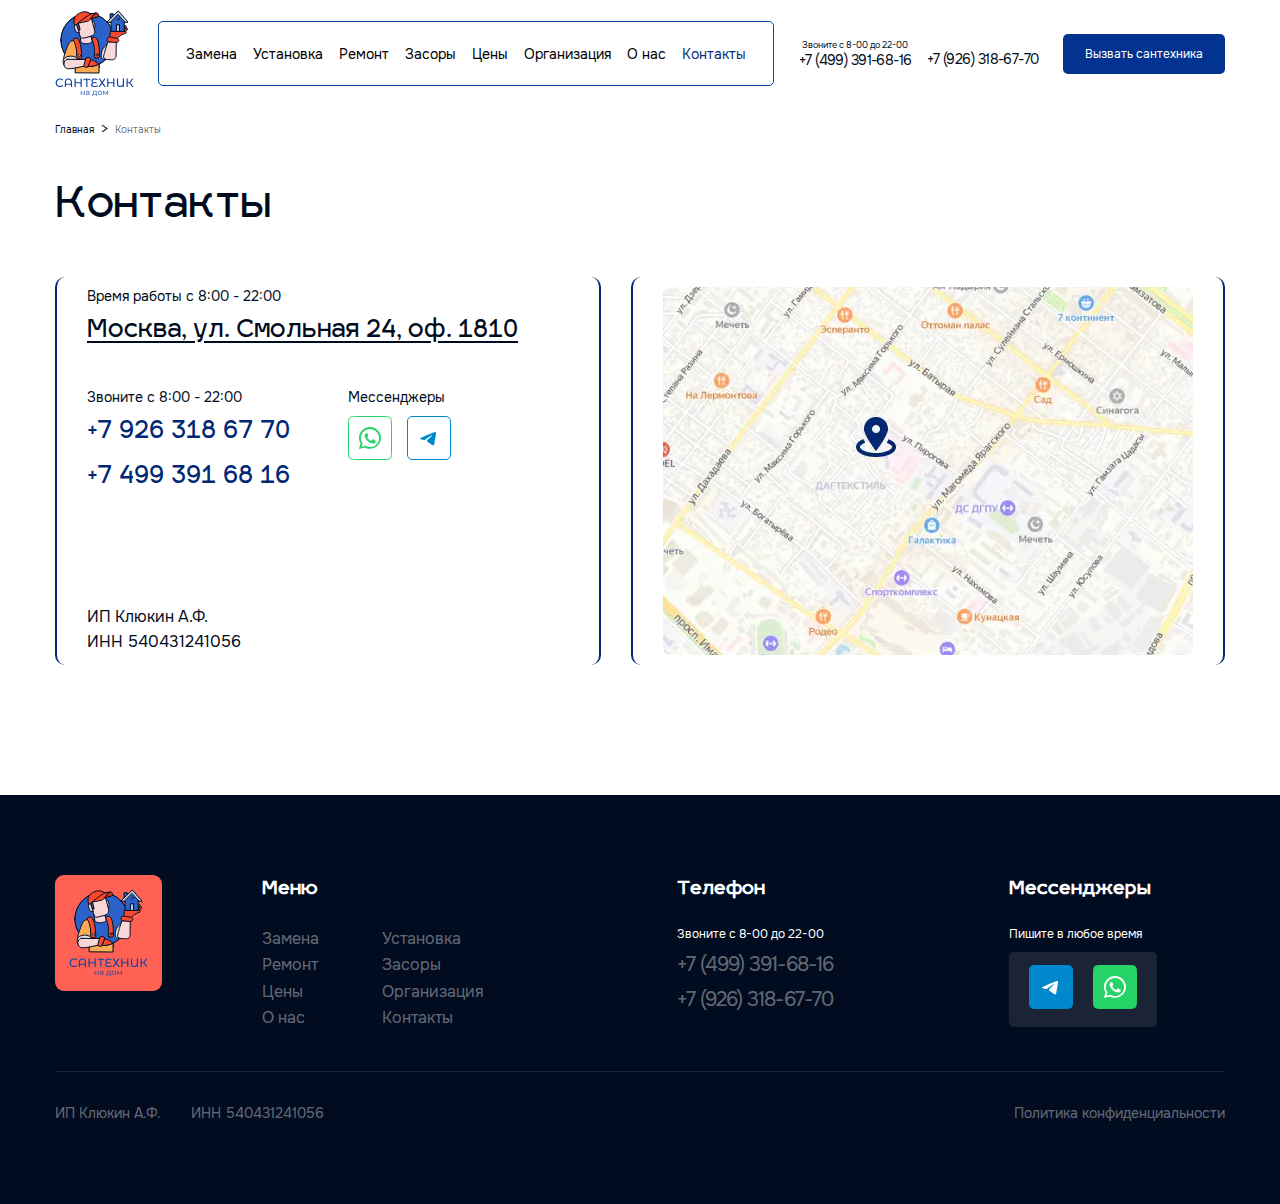
<file: contact.html>
<!DOCTYPE html>
<html lang="ru">

<head>
    <meta charset="utf-8"><!--[if IE]><meta http-equiv="X-UA-Compatible" content="IE = edge"><![endif]-->
    <meta name="viewport" content="width=device-width, initial-scale=1.0">
    <meta name="description" content="">
    <link rel="shortcut icon" type="image/x-icon" href="favicon.ico">
    <link rel="stylesheet" href="https://cdn.jsdelivr.net/npm/@fancyapps/ui@5.0/dist/fancybox/fancybox.css">
    <link rel="stylesheet" href="https://cdn.jsdelivr.net/npm/swiper@10/swiper-bundle.min.css">
    <link rel="stylesheet" type="text/css" href="css/index.css"><!--[if lt IE 9]><script src="https://cdnjs.cloudflare.com/ajax/libs/html5shiv/3.7.3/html5shiv-printshiv.min.js"></script><![endif]-->
    <title>САНТЕХНИК на дом</title>
</head>

<body>
    <div class="wrapper">
        <header class="header _lp">
            <div class="header__container">
                <div class="header__content"><a class="header__logo" href="index.html">
                        <picture>
                            <source srcset="images/logo.svg" type="image/webp"><img src="images/logo.svg" alt="" loading="lazy">
                        </picture>
                        <picture>
                            <source srcset="images/logo-text.svg" type="image/webp"><img src="images/logo-text.svg" alt="" loading="lazy">
                        </picture>
                    </a>
                    <div class="header__menu menu"><button class="menu__icon icon-menu" type="button"><span></span><span></span><span></span></button>
                        <nav class="menu__body">
                            <ul class="menu__list">
                                <li class="menu__item" data-spoilers="992,max"><a class="menu__link menu__link_spoiler" href="" data-spoiler><span>Замена</span>
                                        <div class="menu__link-icon"><svg width="12" height="8" viewbox="0 0 12 8" fill="none">
                                                <path d="M5.46967 7.03033C5.76256 7.32322 6.23744 7.32322 6.53033 7.03033L11.3033 2.25736C11.5962 1.96447 11.5962 1.48959 11.3033 1.1967C11.0104 0.903806 10.5355 0.903806 10.2426 1.1967L6 5.43934L1.75736 1.1967C1.46447 0.903806 0.989593 0.903806 0.696699 1.1967C0.403806 1.48959 0.403806 1.96447 0.696699 2.25736L5.46967 7.03033ZM5.25 5V6.5H6.75V5H5.25Z" fill="#F74A2D"></path>
                                            </svg></div>
                                    </a>
                                    <ul class="submenu">
                                        <li class="submenu__item"><a class="submenu__link" href="services.html">Замена радиатора отопления</a></li>
                                    </ul>
                                </li>
                                <li class="menu__item"><a class="menu__link" href="">Установка</a></li>
                                <li class="menu__item"><a class="menu__link" href="">Ремонт</a></li>
                                <li class="menu__item" data-spoilers="992,max"><a class="menu__link menu__link_spoiler" href="" data-spoiler><span>Засоры</span>
                                        <div class="menu__link-icon"><svg width="12" height="8" viewbox="0 0 12 8" fill="none">
                                                <path d="M5.46967 7.03033C5.76256 7.32322 6.23744 7.32322 6.53033 7.03033L11.3033 2.25736C11.5962 1.96447 11.5962 1.48959 11.3033 1.1967C11.0104 0.903806 10.5355 0.903806 10.2426 1.1967L6 5.43934L1.75736 1.1967C1.46447 0.903806 0.989593 0.903806 0.696699 1.1967C0.403806 1.48959 0.403806 1.96447 0.696699 2.25736L5.46967 7.03033ZM5.25 5V6.5H6.75V5H5.25Z" fill="#F74A2D"></path>
                                            </svg></div>
                                    </a>
                                    <ul class="submenu">
                                        <li class="submenu__item"><a class="submenu__link" href="">Первый</a></li>
                                        <li class="submenu__item"><a class="submenu__link" href="">Второй</a></li>
                                        <li class="submenu__item"><a class="submenu__link" href="">Третий</a></li>
                                        <li class="submenu__item"><a class="submenu__link" href="">Четвёртый</a></li>
                                        <li class="submenu__item"><a class="submenu__link" href="">Пятый</a></li>
                                        <li class="submenu__item"><a class="submenu__link" href="">Шестой</a></li>
                                    </ul>
                                </li>
                                <li class="menu__item"><a class="menu__link" href="">Цены</a></li>
                                <li class="menu__item"><a class="menu__link" href="organization.html">Организация</a></li>
                                <li class="menu__item"><a class="menu__link" href="">О нас</a></li>
                                <li class="menu__item" data-spoilers="992,max"><a class="menu__link menu__link_spoiler active" href="contact.html" data-spoiler><span>Контакты</span>
                                        <div class="menu__link-icon"><svg width="12" height="8" viewbox="0 0 12 8" fill="none">
                                                <path d="M5.46967 7.03033C5.76256 7.32322 6.23744 7.32322 6.53033 7.03033L11.3033 2.25736C11.5962 1.96447 11.5962 1.48959 11.3033 1.1967C11.0104 0.903806 10.5355 0.903806 10.2426 1.1967L6 5.43934L1.75736 1.1967C1.46447 0.903806 0.989593 0.903806 0.696699 1.1967C0.403806 1.48959 0.403806 1.96447 0.696699 2.25736L5.46967 7.03033ZM5.25 5V6.5H6.75V5H5.25Z" fill="#F74A2D"></path>
                                            </svg></div>
                                    </a>
                                    <ul class="submenu">
                                        <li class="submenu__item"><a class="submenu__link" href="">Первый</a></li>
                                        <li class="submenu__item"><a class="submenu__link" href="">Второй</a></li>
                                        <li class="submenu__item"><a class="submenu__link" href="">Третий</a></li>
                                        <li class="submenu__item"><a class="submenu__link" href="">Четвёртый</a></li>
                                        <li class="submenu__item"><a class="submenu__link" href="">Пятый</a></li>
                                        <li class="submenu__item"><a class="submenu__link" href="">Шестой</a></li>
                                    </ul>
                                </li>
                                <li class="menu__item menu__item_mobile"><a class="menu__link menu__link_mobile" href="tel:+74993916816">+7 (499) 391-68-16</a></li>
                                <li class="menu__item menu__item_mobile"><a class="menu__link menu__link_mobile" href="tel:+79263186770">+7 (926) 318-67-70</a></li>
                            </ul>
                            <div class="menu__footer"><a class="menu__btn-mobile popup-link" href="#popup">Вызвать сантехника</a><span>Звоните с 8-00 до 22-00</span></div>
                        </nav>
                    </div>
                    <div class="header__inner">
                        <div class="header__inner-tel header__inner-tel--one"><span>Звоните с 8-00 до 22-00</span><a class="header__inner-link" href="tel:+74993916816">+7 (499) 391-68-16</a></div>
                        <div class="header__inner-tel header__inner-tel--two"><a class="header__inner-link" href="tel:+79263186770">+7 (926) 318-67-70</a></div>
                    </div><a class="header__btn popup-link" href="#popup">Вызвать сантехника</a>
                </div>
            </div>
        </header>
        <main class="page">
            <div class="bread-crumbs">
                <div class="bread-crumbs__container">
                    <ul class="bread-crumbs__list">
                        <li class="bread-crumbs__item bread-crumbs__item_arrow"><a class="bread-crumbs__link" href="index.html">Главная</a></li>
                        <li class="bread-crumbs__item"><span class="bread-crumbs__link active">Контакты</span></li>
                    </ul>
                </div>
            </div>
            <section class="contact">
                <div class="contact__container">
                    <div class="contact__content">
                        <div class="contact__header">
                            <h2 class="contact__title">Контакты</h2>
                        </div>
                        <div class="contact__body">
                            <div class="contact__left">
                                <div class="contact__left-header"><span>Время работы с 8:00 - 22:00</span><a href="https://yandex.ru/maps/-/CDQxeWpK">Москва, ул. Смольная 24, оф. 1810</a></div>
                                <div class="contact__left-body">
                                    <div class="contact__left-body-item"><span>Звоните с 8:00 - 22:00</span><a href="tel:+7 926 318 67 70">+7 926 318 67 70</a><a href="tel:+7 499 391 68 16">+7 499 391 68 16</a></div>
                                    <div class="contact__left-body-item"><span>Мессенджеры</span>
                                        <div class="contact__left-body-messenger"><a href=""><svg width="44" height="44" viewbox="0 0 44 44" fill="none">
                                                    <path d="M42.182 1.81802C42.8058 2.44187 43.1458 3.27414 43.3214 4.58027C43.4989 5.90077 43.5 7.62884 43.5 10V34C43.5 36.3712 43.4989 38.0992 43.3214 39.4197C43.1458 40.7259 42.8058 41.5581 42.182 42.182C41.5581 42.8058 40.7259 43.1458 39.4197 43.3214C38.0992 43.4989 36.3712 43.5 34 43.5H10C7.62884 43.5 5.90077 43.4989 4.58026 43.3214C3.27414 43.1458 2.44187 42.8058 1.81802 42.182C1.19417 41.5581 0.854204 40.7259 0.6786 39.4197C0.501062 38.0992 0.5 36.3712 0.5 34V10C0.5 7.62884 0.501062 5.90077 0.6786 4.58026C0.854204 3.27414 1.19417 2.44187 1.81802 1.81802C2.44187 1.19417 3.27414 0.854204 4.58027 0.6786C5.90077 0.501062 7.62884 0.5 10 0.5H34C36.3712 0.5 38.0992 0.501062 39.4197 0.6786C40.7259 0.854204 41.5581 1.19417 42.182 1.81802Z" stroke="#25D366"></path>
                                                    <path fill-rule="evenodd" clip-rule="evenodd" d="M29.7 14.1625C27.6375 12.1 24.8875 11 22 11C15.95 11 11 15.95 11 22C11 23.925 11.55 25.85 12.5125 27.5L11 33L16.775 31.4875C18.425 32.3125 20.2125 32.8625 22 32.8625C28.05 32.8625 33 27.9125 33 21.8625C33 18.975 31.7625 16.225 29.7 14.1625ZM22 31.075C20.35 31.075 18.7 30.6625 17.325 29.8375L17.05 29.7L13.6125 30.6625L14.575 27.3625L14.3 26.95C13.3375 25.4375 12.925 23.7875 12.925 22.1375C12.925 17.1875 17.05 13.0625 22 13.0625C24.475 13.0625 26.675 14.025 28.4625 15.675C30.25 17.4625 31.075 19.6625 31.075 22.1375C31.075 26.95 27.0875 31.075 22 31.075ZM26.95 24.2C26.675 24.0625 25.3 23.375 25.025 23.375C24.75 23.2375 24.6125 23.2375 24.475 23.5125C24.3375 23.7875 23.7875 24.3375 23.65 24.6125C23.5125 24.75 23.375 24.75 23.1 24.75C22.825 24.6125 22 24.3375 20.9 23.375C20.075 22.6875 19.525 21.725 19.3875 21.45C19.25 21.175 19.3875 21.0375 19.525 20.9C19.6625 20.7625 19.8 20.625 19.9375 20.4875C20.075 20.35 20.075 20.2125 20.2125 20.075C20.35 19.9375 20.2125 19.8 20.2125 19.6625C20.2125 19.525 19.6625 18.15 19.3875 17.6C19.25 17.1875 18.975 17.1875 18.8375 17.1875C18.7 17.1875 18.5625 17.1875 18.2875 17.1875C18.15 17.1875 17.875 17.1875 17.6 17.4625C17.325 17.7375 16.6375 18.425 16.6375 19.8C16.6375 21.175 17.6 22.4125 17.7375 22.6875C17.875 22.825 19.6625 25.7125 22.4125 26.8125C24.75 27.775 25.1625 27.5 25.7125 27.5C26.2625 27.5 27.3625 26.8125 27.5 26.2625C27.775 25.575 27.775 25.025 27.6375 25.025C27.5 24.3375 27.225 24.3375 26.95 24.2Z" fill="#25D366"></path>
                                                </svg></a><a href=""><svg width="44" height="44" viewbox="0 0 44 44" fill="none">
                                                    <rect x="0.5" y="0.5" width="43" height="43" rx="4.5" stroke="#0088CC"></rect>
                                                    <path d="M14.0999 21.7083C18.3949 19.8371 21.2589 18.6034 22.6919 18.0074C26.7834 16.3056 27.6335 16.01 28.1877 16.0001C28.3095 15.9981 28.582 16.0283 28.7586 16.1715C28.9076 16.2924 28.9486 16.4558 28.9683 16.5705C28.9879 16.6851 29.0123 16.9464 28.9929 17.1505C28.7712 19.4801 27.8118 25.1335 27.3237 27.7427C27.1172 28.8468 26.7105 29.217 26.3168 29.2532C25.4613 29.3319 24.8116 28.6878 23.9829 28.1446C22.6862 27.2946 21.9537 26.7654 20.695 25.936C19.2404 24.9774 20.1834 24.4506 21.0124 23.5896C21.2293 23.3643 24.999 19.9355 25.0719 19.6244C25.0811 19.5855 25.0895 19.4405 25.0034 19.3639C24.9172 19.2874 24.7901 19.3136 24.6983 19.3344C24.5683 19.3639 22.4968 20.7331 18.4839 23.4419C17.8959 23.8457 17.3633 24.0424 16.8862 24.0321C16.3601 24.0207 15.3482 23.7346 14.596 23.4901C13.6733 23.1902 12.94 23.0316 13.0039 22.5223C13.0371 22.257 13.4025 21.9856 14.0999 21.7083Z" fill="#0088CC"></path>
                                                </svg></a></div>
                                    </div>
                                </div>
                                <div class="contact__left-footer"><span>ИП Клюкин А.Ф.</span><span>ИНН 540431241056</span></div>
                            </div>
                            <div class="contact__right">
                                <div class="contact__map">
                                    <picture>
                                        <source srcset="images/map.webp" type="image/webp"><img src="images/map.png" alt="" loading="lazy">
                                    </picture>
                                </div>
                            </div>
                        </div>
                    </div>
                </div>
            </section>
        </main>
        <footer class="footer">
            <div class="footer__container">
                <div class="footer__content">
                    <ul class="footer__body">
                        <li class="footer-item footer-item--one"><a class="footer__logo" href="index.html">
                                <picture>
                                    <source srcset="images/logo.svg" type="image/webp"><img src="images/logo.svg" alt="" loading="lazy">
                                </picture><img src="images/logo-text.svg" alt="" loading="lazy">
                            </a></li>
                        <li class="footer-item footer-item--two">
                            <div class="footer__menu">
                                <div class="footer__title">
                                    <h5>Меню</h5>
                                </div>
                                <nav class="footer__menu-nav">
                                    <ul class="footer__menu-list">
                                        <li class="footer__menu-item"><a class="footer__menu-link" href="">Замена</a></li>
                                        <li class="footer__menu-item"><a class="footer__menu-link" href="">Установка</a></li>
                                        <li class="footer__menu-item"><a class="footer__menu-link" href="">Ремонт</a></li>
                                        <li class="footer__menu-item"><a class="footer__menu-link" href="">Засоры</a></li>
                                        <li class="footer__menu-item"><a class="footer__menu-link" href="">Цены</a></li>
                                        <li class="footer__menu-item"><a class="footer__menu-link" href="organization.html">Организация</a></li>
                                        <li class="footer__menu-item"><a class="footer__menu-link" href="">О нас</a></li>
                                        <li class="footer__menu-item"><a class="footer__menu-link" href="contact.html">Контакты</a></li>
                                    </ul>
                                </nav>
                            </div>
                        </li>
                        <li class="footer-item footer-item--three">
                            <div class="footer__phone">
                                <div class="footer__title">
                                    <h5>Телефон</h5>
                                </div>
                                <div class="footer__phone-body"><span>Звоните с 8-00 до 22-00</span><a href="tel:+74993916816">+7 (499) 391-68-16</a><a href="tel:+79263186770">+7 (926) 318-67-70</a></div>
                            </div>
                        </li>
                        <li class="footer-item footer-item--four">
                            <div class="footer__messengers">
                                <div class="footer__title">
                                    <h5>Мессенджеры</h5>
                                </div>
                                <div class="footer__messengers-body"><span>Пишите в любое время</span>
                                    <div class="footer__messengers-inner"><a class="popup-link" href="#popup"><svg width="44" height="44" viewbox="0 0 44 44" fill="none">
                                                <rect width="44" height="44" rx="5" fill="#0088CC"></rect>
                                                <path class="two" d="M14.0999 21.7083C18.3949 19.8371 21.2589 18.6034 22.6919 18.0074C26.7834 16.3056 27.6335 16.01 28.1877 16.0001C28.3095 15.9981 28.582 16.0283 28.7586 16.1715C28.9076 16.2924 28.9486 16.4558 28.9683 16.5705C28.9879 16.6851 29.0123 16.9464 28.9929 17.1505C28.7712 19.4801 27.8118 25.1335 27.3237 27.7427C27.1172 28.8468 26.7105 29.217 26.3168 29.2532C25.4613 29.3319 24.8116 28.6878 23.9829 28.1446C22.6862 27.2946 21.9537 26.7654 20.695 25.936C19.2404 24.9774 20.1834 24.4506 21.0124 23.5896C21.2293 23.3643 24.999 19.9355 25.0719 19.6244C25.0811 19.5855 25.0895 19.4405 25.0034 19.3639C24.9172 19.2874 24.7901 19.3136 24.6983 19.3344C24.5683 19.3639 22.4968 20.7331 18.4839 23.4419C17.8959 23.8457 17.3633 24.0424 16.8862 24.0321C16.3601 24.0207 15.3482 23.7346 14.596 23.4901C13.6733 23.1902 12.94 23.0316 13.0039 22.5223C13.0371 22.257 13.4025 21.9856 14.0999 21.7083Z" fill="white"></path>
                                            </svg></a><a class="popup-link" href="#popup"><svg width="44" height="44" viewbox="0 0 44 44" fill="none">
                                                <path d="M44 10C44 5.28595 44 2.92893 42.5355 1.46447C41.0711 0 38.714 0 34 0H10C5.28595 0 2.92893 0 1.46447 1.46447C0 2.92893 0 5.28595 0 10V34C0 38.714 0 41.0711 1.46447 42.5355C2.92893 44 5.28595 44 10 44H34C38.714 44 41.0711 44 42.5355 42.5355C44 41.0711 44 38.714 44 34V10Z" fill="#25D366"></path>
                                                <path class="two" fill-rule="evenodd" clip-rule="evenodd" d="M29.7 14.1625C27.6375 12.1 24.8875 11 22 11C15.95 11 11 15.95 11 22C11 23.925 11.55 25.85 12.5125 27.5L11 33L16.775 31.4875C18.425 32.3125 20.2125 32.8625 22 32.8625C28.05 32.8625 33 27.9125 33 21.8625C33 18.975 31.7625 16.225 29.7 14.1625ZM22 31.075C20.35 31.075 18.7 30.6625 17.325 29.8375L17.05 29.7L13.6125 30.6625L14.575 27.3625L14.3 26.95C13.3375 25.4375 12.925 23.7875 12.925 22.1375C12.925 17.1875 17.05 13.0625 22 13.0625C24.475 13.0625 26.675 14.025 28.4625 15.675C30.25 17.4625 31.075 19.6625 31.075 22.1375C31.075 26.95 27.0875 31.075 22 31.075ZM26.95 24.2C26.675 24.0625 25.3 23.375 25.025 23.375C24.75 23.2375 24.6125 23.2375 24.475 23.5125C24.3375 23.7875 23.7875 24.3375 23.65 24.6125C23.5125 24.75 23.375 24.75 23.1 24.75C22.825 24.6125 22 24.3375 20.9 23.375C20.075 22.6875 19.525 21.725 19.3875 21.45C19.25 21.175 19.3875 21.0375 19.525 20.9C19.6625 20.7625 19.8 20.625 19.9375 20.4875C20.075 20.35 20.075 20.2125 20.2125 20.075C20.35 19.9375 20.2125 19.8 20.2125 19.6625C20.2125 19.525 19.6625 18.15 19.3875 17.6C19.25 17.1875 18.975 17.1875 18.8375 17.1875C18.7 17.1875 18.5625 17.1875 18.2875 17.1875C18.15 17.1875 17.875 17.1875 17.6 17.4625C17.325 17.7375 16.6375 18.425 16.6375 19.8C16.6375 21.175 17.6 22.4125 17.7375 22.6875C17.875 22.825 19.6625 25.7125 22.4125 26.8125C24.75 27.775 25.1625 27.5 25.7125 27.5C26.2625 27.5 27.3625 26.8125 27.5 26.2625C27.775 25.575 27.775 25.025 27.6375 25.025C27.5 24.3375 27.225 24.3375 26.95 24.2Z" fill="white"></path>
                                            </svg></a></div>
                                </div>
                            </div>
                        </li>
                    </ul>
                    <div class="footer__bottom">
                        <div class="footer__bottom-inner"><span>ИП Клюкин А.Ф.</span><span>ИНН 540431241056</span></div><a class="footer__policy" href="">Политика конфиденциальности</a>
                    </div>
                </div>
            </div>
        </footer>
    </div>
    <div class="popup popup_popup">
        <div class="popup__content">
            <div class="popup__body">
                <div class="popup__close"></div>
                <div class="popup__header">
                    <h2>Мы <span>на</span> связи в мессенджерах</h2>
                </div>
                <div class="popup__inner">
                    <div class="popup__left">
                        <div class="popup__left-header">
                            <div class="popup__left-icon"><svg width="32" height="32" viewbox="0 0 32 32" fill="none">
                                    <path d="M27 0H5C2.23858 0 0 2.23858 0 5V27C0 29.7614 2.23858 32 5 32H27C29.7614 32 32 29.7614 32 27V5C32 2.23858 29.7614 0 27 0Z" fill="#25D366"></path>
                                    <path fill-rule="evenodd" clip-rule="evenodd" d="M21.6 10.3C20.1 8.8 18.1 8 16 8C11.6 8 8 11.6 8 16C8 17.4 8.40001 18.8 9.10001 20L8 24L12.2 22.9C13.4 23.5 14.7 23.9 16 23.9C20.4 23.9 24 20.3 24 15.9C24 13.8 23.1 11.8 21.6 10.3ZM16 22.6C14.8 22.6 13.6 22.3 12.6 21.7L12.4 21.6L9.89999 22.3L10.6 19.9L10.4 19.6C9.69999 18.5 9.39999 17.3 9.39999 16.1C9.39999 12.5 12.4 9.5 16 9.5C17.8 9.5 19.4 10.2 20.7 11.4C22 12.7 22.6 14.3 22.6 16.1C22.6 19.6 19.7 22.6 16 22.6ZM19.6 17.6C19.4 17.5 18.4 17 18.2 17C18 16.9 17.9 16.9 17.8 17.1C17.7 17.3 17.3 17.7 17.2 17.9C17.1 18 17 18 16.8 18C16.6 17.9 16 17.7 15.2 17C14.6 16.5 14.2 15.8 14.1 15.6C14 15.4 14.1 15.3 14.2 15.2C14.3 15.1 14.4 15 14.5 14.9C14.6 14.8 14.6 14.7 14.7 14.6C14.8 14.5 14.7 14.4 14.7 14.3C14.7 14.2 14.3 13.2 14.1 12.8C14 12.5 13.8 12.5 13.7 12.5C13.6 12.5 13.5 12.5 13.3 12.5C13.2 12.5 13 12.5 12.8 12.7C12.6 12.9 12.1 13.4 12.1 14.4C12.1 15.4 12.8 16.3 12.9 16.5C13 16.6 14.3 18.7 16.3 19.5C18 20.2 18.3 20 18.7 20C19.1 20 19.9 19.5 20 19.1C20.2 18.6 20.2 18.2 20.1 18.2C20 17.7 19.8 17.7 19.6 17.6Z" fill="white"></path>
                                </svg></div><span>Whatsapp</span>
                        </div><a class="popup__link popup__link_whatsapp" href="">Написать в Whatsapp</a>
                        <div class="popup__wievbox"><span>или с телефона:</span>
                            <div class="popup__wievbox-picture"><!--img(src='' alt='' loading='lazy')--></div>
                        </div>
                    </div><span class="line"></span>
                    <div class="popup__right">
                        <div class="popup__left-header">
                            <div class="popup__left-icon"><svg width="32" height="32" viewbox="0 0 32 32" fill="none">
                                    <path d="M27 0H5C2.23858 0 0 2.23858 0 5V27C0 29.7614 2.23858 32 5 32H27C29.7614 32 32 29.7614 32 27V5C32 2.23858 29.7614 0 27 0Z" fill="#0088CC"></path>
                                    <path d="M8.09992 15.7083C12.3949 13.8371 15.2589 12.6034 16.6919 12.0074C20.7834 10.3056 21.6335 10.01 22.1877 10.0001C22.3095 9.99805 22.582 10.0283 22.7586 10.1715C22.9076 10.2924 22.9486 10.4558 22.9683 10.5705C22.9879 10.6851 23.0123 10.9464 22.9929 11.1505C22.7712 13.4801 21.8118 19.1335 21.3237 21.7427C21.1172 22.8468 20.7105 23.217 20.3168 23.2532C19.4613 23.3319 18.8116 22.6878 17.9829 22.1446C16.6862 21.2946 15.9537 20.7654 14.695 19.936C13.2404 18.9774 14.1834 18.4506 15.0124 17.5896C15.2293 17.3643 18.999 13.9355 19.0719 13.6244C19.0811 13.5855 19.0895 13.4405 19.0034 13.3639C18.9172 13.2874 18.7901 13.3136 18.6983 13.3344C18.5683 13.3639 16.4968 14.7331 12.4839 17.4419C11.8959 17.8457 11.3633 18.0424 10.8862 18.0321C10.3601 18.0207 9.34822 17.7346 8.59598 17.4901C7.67333 17.1902 6.94002 17.0316 7.00388 16.5223C7.03714 16.257 7.40248 15.9856 8.09992 15.7083Z" fill="white"></path>
                                </svg></div><span>Telegram</span>
                        </div><a class="popup__link popup__link_telegram" href="">Написать в Telegram</a>
                        <div class="popup__wievbox"><span>или с телефона:</span>
                            <div class="popup__wievbox-picture"><!--img(src='' alt='' loading='lazy')--></div>
                        </div>
                    </div>
                </div>
            </div>
        </div>
    </div>
    <script src="https://ajax.googleapis.com/ajax/libs/jquery/3.5.1/jquery.min.js"></script>
    <script src="https://cdn.jsdelivr.net/npm/swiper@10/swiper-bundle.min.js"></script>
    <script src="js/libs/libs.min.js"></script>
    <script src="js/module.js"></script>
    <script src="js/index.js"></script>
</body>

</html>
</file>
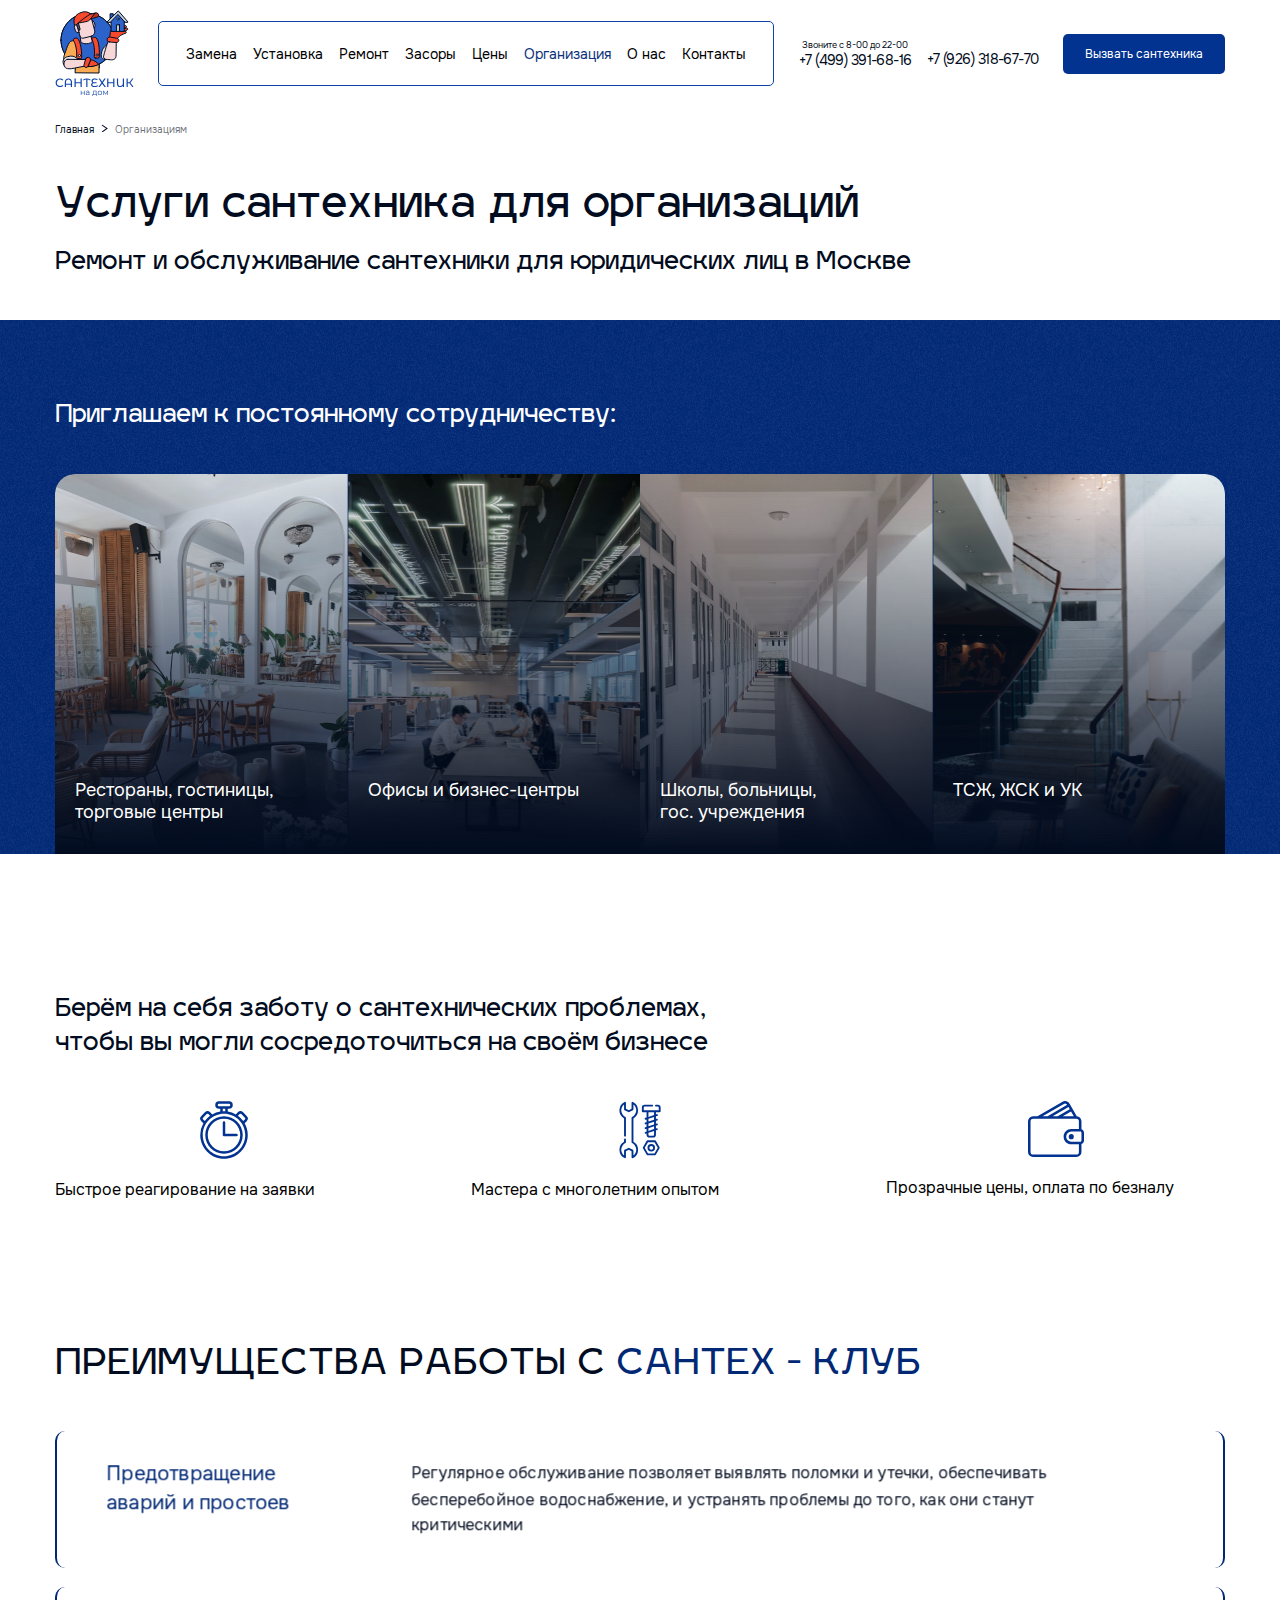
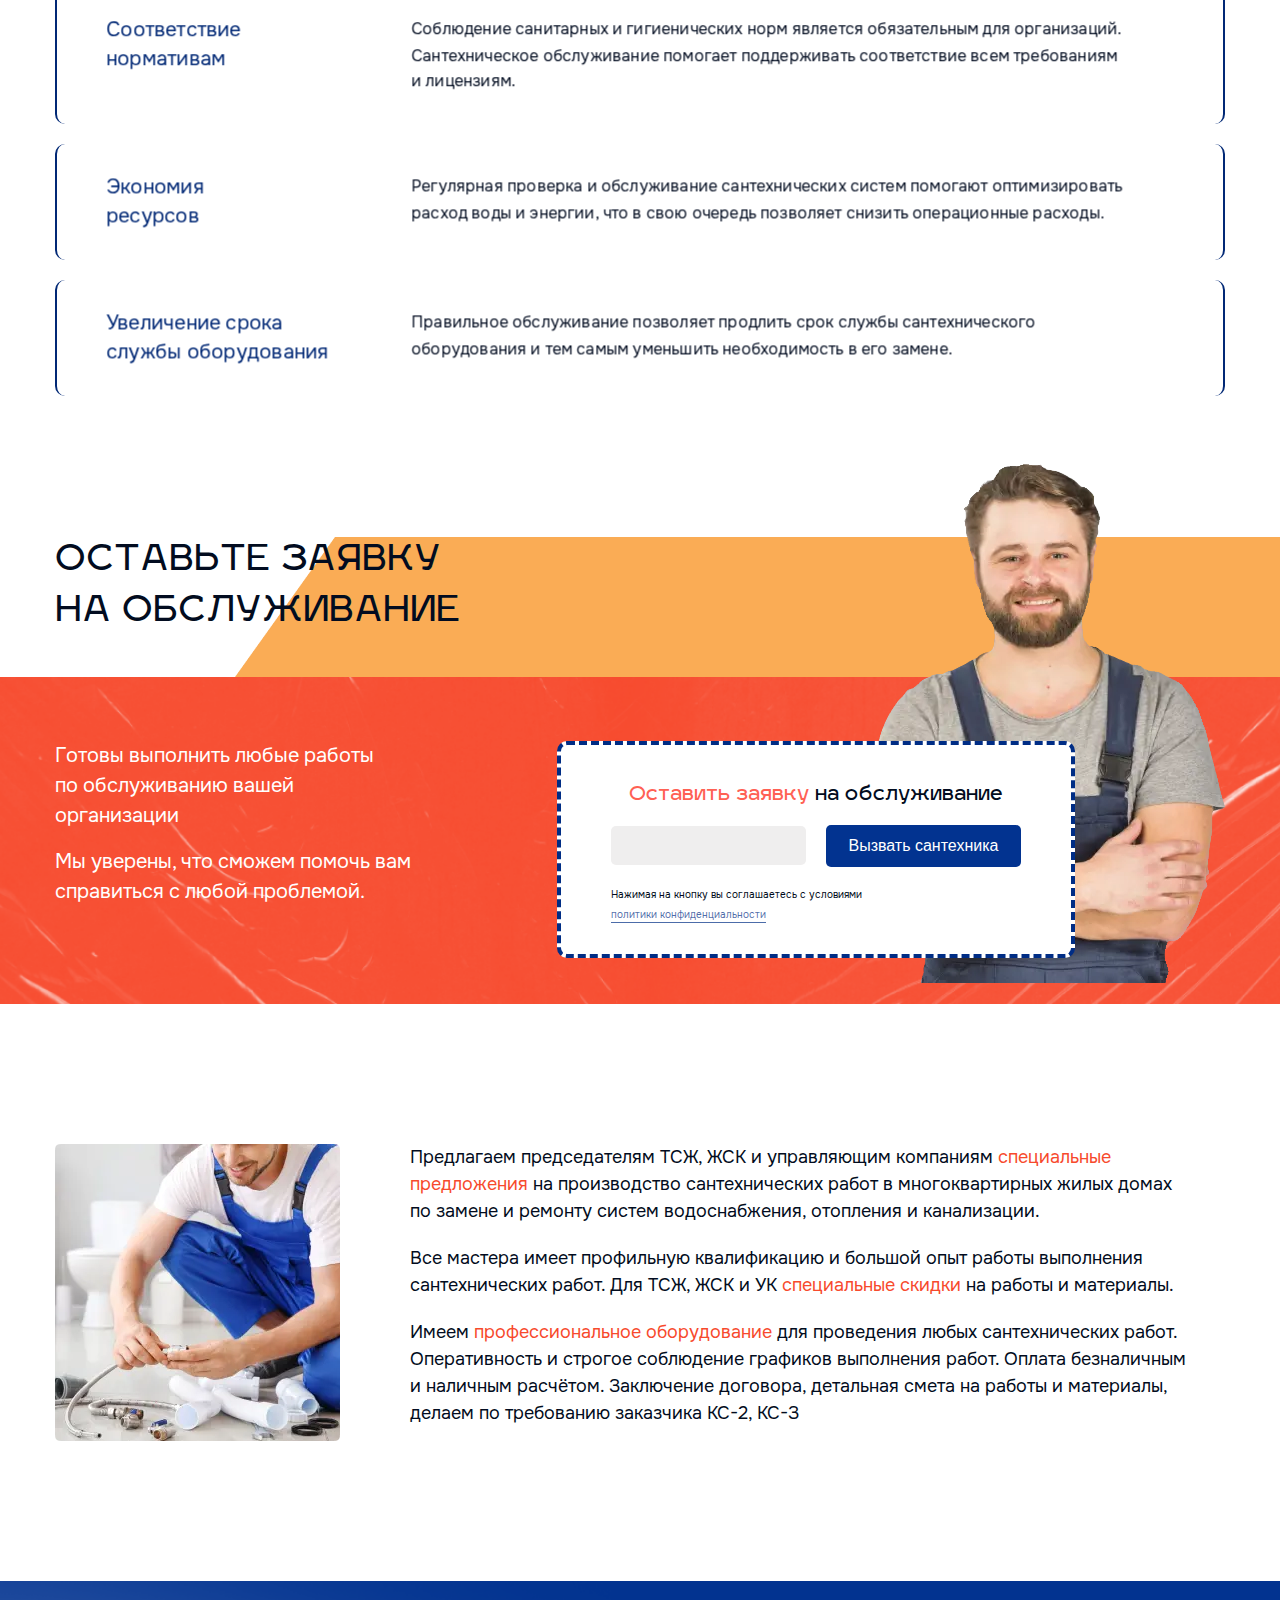
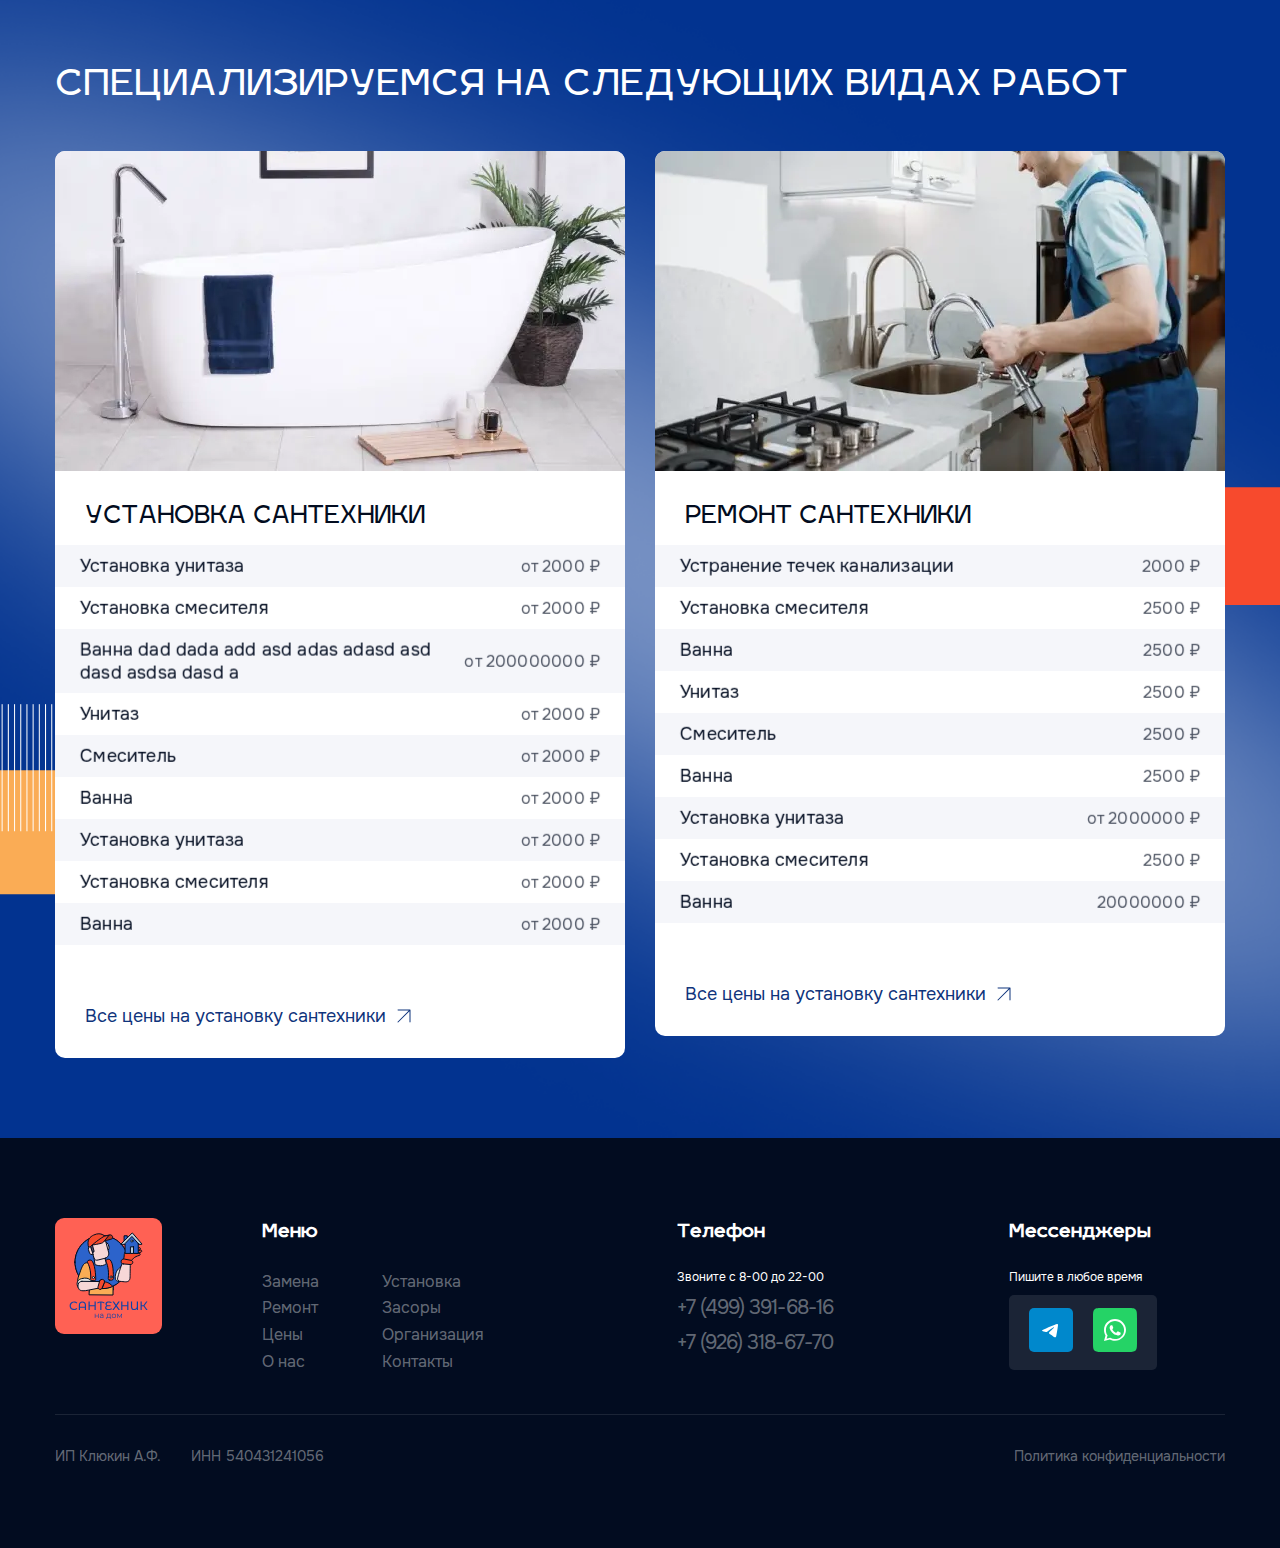
<file: organization.html>
<!DOCTYPE html>
<html lang="ru">

<head>
    <meta charset="utf-8"><!--[if IE]><meta http-equiv="X-UA-Compatible" content="IE = edge"><![endif]-->
    <meta name="viewport" content="width=device-width, initial-scale=1.0">
    <meta name="description" content="">
    <link rel="shortcut icon" type="image/x-icon" href="favicon.ico">
    <link rel="stylesheet" href="https://cdn.jsdelivr.net/npm/@fancyapps/ui@5.0/dist/fancybox/fancybox.css">
    <link rel="stylesheet" href="https://cdn.jsdelivr.net/npm/swiper@10/swiper-bundle.min.css">
    <link rel="stylesheet" type="text/css" href="css/index.css"><!--[if lt IE 9]><script src="https://cdnjs.cloudflare.com/ajax/libs/html5shiv/3.7.3/html5shiv-printshiv.min.js"></script><![endif]-->
    <title>САНТЕХНИК на дом</title>
</head>

<body>
    <div class="wrapper organization">
        <header class="header _lp">
            <div class="header__container">
                <div class="header__content"><a class="header__logo" href="index.html">
                        <picture>
                            <source srcset="images/logo.svg" type="image/webp"><img src="images/logo.svg" alt="" loading="lazy">
                        </picture>
                        <picture>
                            <source srcset="images/logo-text.svg" type="image/webp"><img src="images/logo-text.svg" alt="" loading="lazy">
                        </picture>
                    </a>
                    <div class="header__menu menu"><button class="menu__icon icon-menu" type="button"><span></span><span></span><span></span></button>
                        <nav class="menu__body">
                            <ul class="menu__list">
                                <li class="menu__item" data-spoilers="992,max"><a class="menu__link menu__link_spoiler" href="" data-spoiler><span>Замена</span>
                                        <div class="menu__link-icon"><svg width="12" height="8" viewbox="0 0 12 8" fill="none">
                                                <path d="M5.46967 7.03033C5.76256 7.32322 6.23744 7.32322 6.53033 7.03033L11.3033 2.25736C11.5962 1.96447 11.5962 1.48959 11.3033 1.1967C11.0104 0.903806 10.5355 0.903806 10.2426 1.1967L6 5.43934L1.75736 1.1967C1.46447 0.903806 0.989593 0.903806 0.696699 1.1967C0.403806 1.48959 0.403806 1.96447 0.696699 2.25736L5.46967 7.03033ZM5.25 5V6.5H6.75V5H5.25Z" fill="#F74A2D"></path>
                                            </svg></div>
                                    </a>
                                    <ul class="submenu">
                                        <li class="submenu__item"><a class="submenu__link" href="services.html">Замена радиатора отопления</a></li>
                                    </ul>
                                </li>
                                <li class="menu__item"><a class="menu__link" href="">Установка</a></li>
                                <li class="menu__item"><a class="menu__link" href="">Ремонт</a></li>
                                <li class="menu__item" data-spoilers="992,max"><a class="menu__link menu__link_spoiler" href="" data-spoiler><span>Засоры</span>
                                        <div class="menu__link-icon"><svg width="12" height="8" viewbox="0 0 12 8" fill="none">
                                                <path d="M5.46967 7.03033C5.76256 7.32322 6.23744 7.32322 6.53033 7.03033L11.3033 2.25736C11.5962 1.96447 11.5962 1.48959 11.3033 1.1967C11.0104 0.903806 10.5355 0.903806 10.2426 1.1967L6 5.43934L1.75736 1.1967C1.46447 0.903806 0.989593 0.903806 0.696699 1.1967C0.403806 1.48959 0.403806 1.96447 0.696699 2.25736L5.46967 7.03033ZM5.25 5V6.5H6.75V5H5.25Z" fill="#F74A2D"></path>
                                            </svg></div>
                                    </a>
                                    <ul class="submenu">
                                        <li class="submenu__item"><a class="submenu__link" href="">Первый</a></li>
                                        <li class="submenu__item"><a class="submenu__link" href="">Второй</a></li>
                                        <li class="submenu__item"><a class="submenu__link" href="">Третий</a></li>
                                        <li class="submenu__item"><a class="submenu__link" href="">Четвёртый</a></li>
                                        <li class="submenu__item"><a class="submenu__link" href="">Пятый</a></li>
                                        <li class="submenu__item"><a class="submenu__link" href="">Шестой</a></li>
                                    </ul>
                                </li>
                                <li class="menu__item"><a class="menu__link" href="">Цены</a></li>
                                <li class="menu__item"><a class="menu__link active" href="organization.html">Организация</a></li>
                                <li class="menu__item"><a class="menu__link" href="">О нас</a></li>
                                <li class="menu__item" data-spoilers="992,max"><a class="menu__link menu__link_spoiler" href="contact.html" data-spoiler><span>Контакты</span>
                                        <div class="menu__link-icon"><svg width="12" height="8" viewbox="0 0 12 8" fill="none">
                                                <path d="M5.46967 7.03033C5.76256 7.32322 6.23744 7.32322 6.53033 7.03033L11.3033 2.25736C11.5962 1.96447 11.5962 1.48959 11.3033 1.1967C11.0104 0.903806 10.5355 0.903806 10.2426 1.1967L6 5.43934L1.75736 1.1967C1.46447 0.903806 0.989593 0.903806 0.696699 1.1967C0.403806 1.48959 0.403806 1.96447 0.696699 2.25736L5.46967 7.03033ZM5.25 5V6.5H6.75V5H5.25Z" fill="#F74A2D"></path>
                                            </svg></div>
                                    </a>
                                    <ul class="submenu">
                                        <li class="submenu__item"><a class="submenu__link" href="">Первый</a></li>
                                        <li class="submenu__item"><a class="submenu__link" href="">Второй</a></li>
                                        <li class="submenu__item"><a class="submenu__link" href="">Третий</a></li>
                                        <li class="submenu__item"><a class="submenu__link" href="">Четвёртый</a></li>
                                        <li class="submenu__item"><a class="submenu__link" href="">Пятый</a></li>
                                        <li class="submenu__item"><a class="submenu__link" href="">Шестой</a></li>
                                    </ul>
                                </li>
                                <li class="menu__item menu__item_mobile"><a class="menu__link menu__link_mobile" href="tel:+74993916816">+7 (499) 391-68-16</a></li>
                                <li class="menu__item menu__item_mobile"><a class="menu__link menu__link_mobile" href="tel:+79263186770">+7 (926) 318-67-70</a></li>
                            </ul>
                            <div class="menu__footer"><a class="menu__btn-mobile popup-link" href="#popup">Вызвать сантехника</a><span>Звоните с 8-00 до 22-00</span></div>
                        </nav>
                    </div>
                    <div class="header__inner">
                        <div class="header__inner-tel header__inner-tel--one"><span>Звоните с 8-00 до 22-00</span><a class="header__inner-link" href="tel:+74993916816">+7 (499) 391-68-16</a></div>
                        <div class="header__inner-tel header__inner-tel--two"><a class="header__inner-link" href="tel:+79263186770">+7 (926) 318-67-70</a></div>
                    </div><a class="header__btn popup-link" href="#popup">Вызвать сантехника</a>
                </div>
            </div>
        </header>
        <main class="page">
            <div class="bread-crumbs">
                <div class="bread-crumbs__container">
                    <ul class="bread-crumbs__list">
                        <li class="bread-crumbs__item bread-crumbs__item_arrow"><a class="bread-crumbs__link" href="index.html">Главная</a></li>
                        <li class="bread-crumbs__item"><span class="bread-crumbs__link active">Организациям</span></li>
                    </ul>
                </div>
            </div>
            <section class="organization-intro">
                <div class="organization-intro__container">
                    <div class="organization-intro__content">
                        <div class="organization-intro__header">
                            <h2 class="organization-intro__title">Услуги сантехника для организаций</h2>
                            <h3 class="organization-intro__subtitle">Ремонт и обслуживание сантехники для юридических лиц в Москве</h3>
                        </div>
                    </div>
                </div>
                <div class="organization-intro__body">
                    <div class="organization-intro__container">
                        <div class="organization-intro__body-content">
                            <h4>Приглашаем к постоянному сотрудничеству:</h4>
                            <ul class="organization-intro__list">
                                <li class="organization-intro__item">
                                    <div class="organization-intro__text">
                                        <p>Рестораны, гостиницы,<br /> торговые центры</p>
                                    </div>
                                </li>
                                <li class="organization-intro__item">
                                    <div class="organization-intro__text">
                                        <p>Офисы и бизнес-центры</p>
                                    </div>
                                </li>
                                <li class="organization-intro__item">
                                    <div class="organization-intro__text">
                                        <p>Школы, больницы,<br /> гос. учреждения</p>
                                    </div>
                                </li>
                                <li class="organization-intro__item">
                                    <div class="organization-intro__text">
                                        <p>ТСЖ, ЖСК и УК</p>
                                    </div>
                                </li>
                            </ul>
                        </div>
                    </div>
                </div>
            </section>
            <section class="block1">
                <div class="block1__container">
                    <div class="block1__content">
                        <div class="block1__header">
                            <h2 class="block1__title">Берём на себя заботу о сантехнических проблемах,<br /> чтобы вы могли сосредоточиться на своём бизнесе</h2>
                        </div>
                        <div class="block1__body">
                            <ul class="block1__list">
                                <li class="block1__item">
                                    <div class="block1__item-icon">
                                        <picture>
                                            <source srcset="images/organization/icon1.svg" type="image/webp"><img src="images/organization/icon1.svg" alt="" loading="lazy">
                                        </picture>
                                    </div>
                                    <div class="block1__item-text"><span>Быстрое реагирование на заявки</span></div>
                                </li>
                                <li class="block1__item">
                                    <div class="block1__item-icon">
                                        <picture>
                                            <source srcset="images/organization/icon2.svg" type="image/webp"><img src="images/organization/icon2.svg" alt="" loading="lazy">
                                        </picture>
                                    </div>
                                    <div class="block1__item-text"><span>Мастера с многолетним опытом</span></div>
                                </li>
                                <li class="block1__item">
                                    <div class="block1__item-icon">
                                        <picture>
                                            <source srcset="images/organization/icon3.svg" type="image/webp"><img src="images/organization/icon3.svg" alt="" loading="lazy">
                                        </picture>
                                    </div>
                                    <div class="block1__item-text"><span>Прозрачные цены, оплата по безналу</span></div>
                                </li>
                            </ul>
                        </div>
                    </div>
                </div>
            </section>
            <section class="block2">
                <div class="block2__container">
                    <div class="block2__content">
                        <div class="block2__header">
                            <h2 class="block2__title">Преимущества работы с <span>САНТЕХ - КЛУБ</span></h2>
                        </div>
                        <div class="block2__body">
                            <ul class="block2__list">
                                <li class="block2__item">
                                    <div class="block2__item-left">
                                        <p>Предотвращение<br />аварий и простоев</p>
                                    </div>
                                    <div class="block2__item-right">
                                        <p>Регулярное обслуживание позволяет выявлять поломки и утечки, обеспечивать<br /> бесперебойное водоснабжение, и устранять проблемы до того, как они станут<br /> критическими</p>
                                    </div>
                                </li>
                                <li class="block2__item">
                                    <div class="block2__item-left">
                                        <p>Соответствие<br /> нормативам</p>
                                    </div>
                                    <div class="block2__item-right">
                                        <p>Соблюдение санитарных и гигиенических норм является обязательным для организаций.<br /> Сантехническое обслуживание помогает поддерживать соответствие всем требованиям<br /> и лицензиям.</p>
                                    </div>
                                </li>
                                <li class="block2__item">
                                    <div class="block2__item-left">
                                        <p>Экономия<br /> ресурсов</p>
                                    </div>
                                    <div class="block2__item-right">
                                        <p>Регулярная проверка и обслуживание сантехнических систем помогают оптимизировать<br /> расход воды и энергии, что в свою очередь позволяет снизить операционные расходы.</p>
                                    </div>
                                </li>
                                <li class="block2__item">
                                    <div class="block2__item-left">
                                        <p>Увеличение срока<br /> службы оборудования</p>
                                    </div>
                                    <div class="block2__item-right">
                                        <p>Правильное обслуживание позволяет продлить срок службы сантехнического<br /> оборудования и тем самым уменьшить необходимость в его замене.</p>
                                    </div>
                                </li>
                            </ul>
                        </div>
                    </div>
                </div>
            </section>
            <section class="block3 service">
                <div class="service__top">
                    <div class="service__container">
                        <div class="service__top-content">
                            <h2 class="service__title">Оставьте заявку<br /> <span>на</span> обслуживание</h2>
                        </div>
                    </div>
                </div>
                <div class="service__bottom">
                    <div class="service__container">
                        <div class="service__bottom-content">
                            <div class="service__picture">
                                <picture>
                                    <source srcset="images/7.webp" type="image/webp"><img src="images/7.png" alt="" loading="lazy">
                                </picture>
                            </div>
                            <div class="service__bottom-left">
                                <p class="service__text">Готовы выполнить любые работы<br /> по обслуживанию вашей организации</p>
                                <p class="service__text">Мы уверены, что сможем помочь вам<br /> справиться с любой проблемой.</p>
                            </div>
                            <div class="service__bottom-right">
                                <form class="service__call _form">
                                    <p class="service__call-title _form-title"><span>Оставить заявку</span> на обслуживание</p>
                                    <div class="service__call-body _form-body">
                                        <div class="service__call-item _form-item"><input id="call2" type="tel2" name="call2" autocomplete="off" required><label for="call2"></label></div>
                                        <div class="service__call-item _form-item"><button type="submit">Вызвать сантехника</button></div>
                                    </div>
                                    <p class="service__call-policy _form-policy">Нажимая на кнопку вы соглашаетесь с условиями <a href=''>политики конфиденциальности</a></p>
                                </form>
                            </div>
                        </div>
                    </div>
                </div>
            </section>
            <div class="block4">
                <div class="block4__container">
                    <div class="block4__content">
                        <div class="block4__left">
                            <div class="block4__picture">
                                <picture>
                                    <source srcset="images/organization/img.webp" type="image/webp"><img src="images/organization/img.png" alt="" loading="lazy">
                                </picture>
                            </div>
                        </div>
                        <div class="block4__right">
                            <div class="block4__text">
                                <p>Предлагаем председателям ТСЖ, ЖСК и управляющим компаниям <span>специальные<br /> предложения</span> на производство сантехнических работ в многоквартирных жилых домах<br /> по замене и ремонту систем водоснабжения, отопления и канализации.</p>
                                <p>Все мастера имеет профильную квалификацию и большой опыт работы выполнения<br /> сантехнических работ. Для ТСЖ, ЖСК и УК <span>специальные скидки</span> на работы и материалы.</p>
                                <p>Имеем <span>профессиональное оборудование</span> для проведения любых сантехнических работ.<br /> Оперативность и строгое соблюдение графиков выполнения работ. Оплата безналичным<br /> и наличным расчётом. Заключение договора, детальная смета на работы и материалы,<br /> делаем по требованию заказчика КС-2, КС-З</p>
                            </div>
                        </div>
                    </div>
                </div>
            </div>
            <section class="block5 cost">
                <div class="cost__container">
                    <div class="cost__content">
                        <div class="cost__header">
                            <h2 class="cost__title">Cпециализируемся на следующих видах работ</h2>
                        </div>
                        <ul class="cost__body">
                            <li class="cost__item">
                                <div class="cost__picture">
                                    <picture>
                                        <source srcset="images/img1.webp" type="image/webp"><img src="images/img1.png" alt="" loading="lazy">
                                    </picture>
                                </div>
                                <div class="cost__inner">
                                    <h3 class="cost__subtitle">Установка сантехники</h3>
                                    <ul class="cost__list">
                                        <li class="cost__slot">
                                            <div class="cost__slot-title">
                                                <p>Установка унитаза</p>
                                            </div>
                                            <div class="cost__slot-price"><span>от 2000 ₽</span></div>
                                        </li>
                                        <li class="cost__slot">
                                            <div class="cost__slot-title">
                                                <p>Установка смесителя</p>
                                            </div>
                                            <div class="cost__slot-price"><span>от 2000 ₽</span></div>
                                        </li>
                                        <li class="cost__slot">
                                            <div class="cost__slot-title">
                                                <p>Ванна dad dada add asd adas adasd asd dasd asdsa dasd a</p>
                                            </div>
                                            <div class="cost__slot-price"><span>от 200000000 ₽</span></div>
                                        </li>
                                        <li class="cost__slot">
                                            <div class="cost__slot-title">
                                                <p>Унитаз</p>
                                            </div>
                                            <div class="cost__slot-price"><span>от 2000 ₽</span></div>
                                        </li>
                                        <li class="cost__slot">
                                            <div class="cost__slot-title">
                                                <p>Смеситель</p>
                                            </div>
                                            <div class="cost__slot-price"><span>от 2000 ₽</span></div>
                                        </li>
                                        <li class="cost__slot">
                                            <div class="cost__slot-title">
                                                <p>Ванна</p>
                                            </div>
                                            <div class="cost__slot-price"><span>от 2000 ₽</span></div>
                                        </li>
                                        <li class="cost__slot">
                                            <div class="cost__slot-title">
                                                <p>Установка унитаза</p>
                                            </div>
                                            <div class="cost__slot-price"><span>от 2000 ₽</span></div>
                                        </li>
                                        <li class="cost__slot">
                                            <div class="cost__slot-title">
                                                <p>Установка смесителя</p>
                                            </div>
                                            <div class="cost__slot-price"><span>от 2000 ₽</span></div>
                                        </li>
                                        <li class="cost__slot">
                                            <div class="cost__slot-title">
                                                <p>Ванна</p>
                                            </div>
                                            <div class="cost__slot-price"><span>от 2000 ₽</span></div>
                                        </li>
                                    </ul>
                                    <div class="cost__link"><a href=""><span>Все цены на установку сантехники</span><svg width="16" height="16" viewbox="0 0 16 16" fill="none">
                                                <path d="M14.0003 1.5H2.00028C1.86768 1.5 1.7405 1.55268 1.64673 1.64645C1.55296 1.74021 1.50028 1.86739 1.50028 2C1.50028 2.13261 1.55296 2.25979 1.64673 2.35355C1.7405 2.44732 1.86768 2.5 2.00028 2.5H12.793L1.64678 13.6465C1.59903 13.6926 1.56094 13.7478 1.53473 13.8088C1.50853 13.8698 1.49474 13.9354 1.49416 14.0018C1.49358 14.0682 1.50623 14.134 1.53137 14.1955C1.55651 14.2569 1.59364 14.3128 1.64059 14.3597C1.68753 14.4066 1.74336 14.4438 1.80481 14.4689C1.86626 14.4941 1.9321 14.5067 1.99849 14.5061C2.06488 14.5055 2.13048 14.4918 2.19149 14.4656C2.25249 14.4393 2.30766 14.4013 2.35378 14.3535L13.5003 3.207V14C13.5003 14.1326 13.553 14.2598 13.6467 14.3536C13.7405 14.4473 13.8677 14.5 14.0003 14.5C14.1329 14.5 14.2601 14.4473 14.3538 14.3536C14.4476 14.2598 14.5003 14.1326 14.5003 14V2C14.5003 1.86739 14.4476 1.74021 14.3538 1.64645C14.2601 1.55268 14.1329 1.5 14.0003 1.5Z" fill="#0F347C"></path>
                                            </svg></a></div>
                                </div>
                            </li>
                            <li class="cost__item">
                                <div class="cost__picture">
                                    <picture>
                                        <source srcset="images/img2.webp" type="image/webp"><img src="images/img2.png" alt="" loading="lazy">
                                    </picture>
                                </div>
                                <div class="cost__inner">
                                    <h3 class="cost__subtitle">Ремонт сантехники</h3>
                                    <ul class="cost__list">
                                        <li class="cost__slot">
                                            <div class="cost__slot-title">
                                                <p>Устранение течек канализации</p>
                                            </div>
                                            <div class="cost__slot-price"><span>2000 ₽</span></div>
                                        </li>
                                        <li class="cost__slot">
                                            <div class="cost__slot-title">
                                                <p>Установка смесителя</p>
                                            </div>
                                            <div class="cost__slot-price"><span>2500 ₽</span></div>
                                        </li>
                                        <li class="cost__slot">
                                            <div class="cost__slot-title">
                                                <p>Ванна</p>
                                            </div>
                                            <div class="cost__slot-price"><span>2500 ₽</span></div>
                                        </li>
                                        <li class="cost__slot">
                                            <div class="cost__slot-title">
                                                <p>Унитаз</p>
                                            </div>
                                            <div class="cost__slot-price"><span>2500 ₽</span></div>
                                        </li>
                                        <li class="cost__slot">
                                            <div class="cost__slot-title">
                                                <p>Смеситель</p>
                                            </div>
                                            <div class="cost__slot-price"><span>2500 ₽</span></div>
                                        </li>
                                        <li class="cost__slot">
                                            <div class="cost__slot-title">
                                                <p>Ванна</p>
                                            </div>
                                            <div class="cost__slot-price"><span>2500 ₽</span></div>
                                        </li>
                                        <li class="cost__slot">
                                            <div class="cost__slot-title">
                                                <p>Установка унитаза</p>
                                            </div>
                                            <div class="cost__slot-price"><span>от 2000000 ₽</span></div>
                                        </li>
                                        <li class="cost__slot">
                                            <div class="cost__slot-title">
                                                <p>Установка смесителя</p>
                                            </div>
                                            <div class="cost__slot-price"><span>2500 ₽</span></div>
                                        </li>
                                        <li class="cost__slot">
                                            <div class="cost__slot-title">
                                                <p>Ванна</p>
                                            </div>
                                            <div class="cost__slot-price"><span>20000000 ₽</span></div>
                                        </li>
                                    </ul>
                                    <div class="cost__link"><a href=""><span>Все цены на установку сантехники</span><svg width="16" height="16" viewbox="0 0 16 16" fill="none">
                                                <path d="M14.0003 1.5H2.00028C1.86768 1.5 1.7405 1.55268 1.64673 1.64645C1.55296 1.74021 1.50028 1.86739 1.50028 2C1.50028 2.13261 1.55296 2.25979 1.64673 2.35355C1.7405 2.44732 1.86768 2.5 2.00028 2.5H12.793L1.64678 13.6465C1.59903 13.6926 1.56094 13.7478 1.53473 13.8088C1.50853 13.8698 1.49474 13.9354 1.49416 14.0018C1.49358 14.0682 1.50623 14.134 1.53137 14.1955C1.55651 14.2569 1.59364 14.3128 1.64059 14.3597C1.68753 14.4066 1.74336 14.4438 1.80481 14.4689C1.86626 14.4941 1.9321 14.5067 1.99849 14.5061C2.06488 14.5055 2.13048 14.4918 2.19149 14.4656C2.25249 14.4393 2.30766 14.4013 2.35378 14.3535L13.5003 3.207V14C13.5003 14.1326 13.553 14.2598 13.6467 14.3536C13.7405 14.4473 13.8677 14.5 14.0003 14.5C14.1329 14.5 14.2601 14.4473 14.3538 14.3536C14.4476 14.2598 14.5003 14.1326 14.5003 14V2C14.5003 1.86739 14.4476 1.74021 14.3538 1.64645C14.2601 1.55268 14.1329 1.5 14.0003 1.5Z" fill="#0F347C"></path>
                                            </svg></a></div>
                                </div>
                            </li>
                        </ul>
                    </div>
                </div>
            </section>
        </main>
        <footer class="footer">
            <div class="footer__container">
                <div class="footer__content">
                    <ul class="footer__body">
                        <li class="footer-item footer-item--one"><a class="footer__logo" href="index.html">
                                <picture>
                                    <source srcset="images/logo.svg" type="image/webp"><img src="images/logo.svg" alt="" loading="lazy">
                                </picture><img src="images/logo-text.svg" alt="" loading="lazy">
                            </a></li>
                        <li class="footer-item footer-item--two">
                            <div class="footer__menu">
                                <div class="footer__title">
                                    <h5>Меню</h5>
                                </div>
                                <nav class="footer__menu-nav">
                                    <ul class="footer__menu-list">
                                        <li class="footer__menu-item"><a class="footer__menu-link" href="">Замена</a></li>
                                        <li class="footer__menu-item"><a class="footer__menu-link" href="">Установка</a></li>
                                        <li class="footer__menu-item"><a class="footer__menu-link" href="">Ремонт</a></li>
                                        <li class="footer__menu-item"><a class="footer__menu-link" href="">Засоры</a></li>
                                        <li class="footer__menu-item"><a class="footer__menu-link" href="">Цены</a></li>
                                        <li class="footer__menu-item"><a class="footer__menu-link" href="organization.html">Организация</a></li>
                                        <li class="footer__menu-item"><a class="footer__menu-link" href="">О нас</a></li>
                                        <li class="footer__menu-item"><a class="footer__menu-link" href="contact.html">Контакты</a></li>
                                    </ul>
                                </nav>
                            </div>
                        </li>
                        <li class="footer-item footer-item--three">
                            <div class="footer__phone">
                                <div class="footer__title">
                                    <h5>Телефон</h5>
                                </div>
                                <div class="footer__phone-body"><span>Звоните с 8-00 до 22-00</span><a href="tel:+74993916816">+7 (499) 391-68-16</a><a href="tel:+79263186770">+7 (926) 318-67-70</a></div>
                            </div>
                        </li>
                        <li class="footer-item footer-item--four">
                            <div class="footer__messengers">
                                <div class="footer__title">
                                    <h5>Мессенджеры</h5>
                                </div>
                                <div class="footer__messengers-body"><span>Пишите в любое время</span>
                                    <div class="footer__messengers-inner"><a class="popup-link" href="#popup"><svg width="44" height="44" viewbox="0 0 44 44" fill="none">
                                                <rect width="44" height="44" rx="5" fill="#0088CC"></rect>
                                                <path class="two" d="M14.0999 21.7083C18.3949 19.8371 21.2589 18.6034 22.6919 18.0074C26.7834 16.3056 27.6335 16.01 28.1877 16.0001C28.3095 15.9981 28.582 16.0283 28.7586 16.1715C28.9076 16.2924 28.9486 16.4558 28.9683 16.5705C28.9879 16.6851 29.0123 16.9464 28.9929 17.1505C28.7712 19.4801 27.8118 25.1335 27.3237 27.7427C27.1172 28.8468 26.7105 29.217 26.3168 29.2532C25.4613 29.3319 24.8116 28.6878 23.9829 28.1446C22.6862 27.2946 21.9537 26.7654 20.695 25.936C19.2404 24.9774 20.1834 24.4506 21.0124 23.5896C21.2293 23.3643 24.999 19.9355 25.0719 19.6244C25.0811 19.5855 25.0895 19.4405 25.0034 19.3639C24.9172 19.2874 24.7901 19.3136 24.6983 19.3344C24.5683 19.3639 22.4968 20.7331 18.4839 23.4419C17.8959 23.8457 17.3633 24.0424 16.8862 24.0321C16.3601 24.0207 15.3482 23.7346 14.596 23.4901C13.6733 23.1902 12.94 23.0316 13.0039 22.5223C13.0371 22.257 13.4025 21.9856 14.0999 21.7083Z" fill="white"></path>
                                            </svg></a><a class="popup-link" href="#popup"><svg width="44" height="44" viewbox="0 0 44 44" fill="none">
                                                <path d="M44 10C44 5.28595 44 2.92893 42.5355 1.46447C41.0711 0 38.714 0 34 0H10C5.28595 0 2.92893 0 1.46447 1.46447C0 2.92893 0 5.28595 0 10V34C0 38.714 0 41.0711 1.46447 42.5355C2.92893 44 5.28595 44 10 44H34C38.714 44 41.0711 44 42.5355 42.5355C44 41.0711 44 38.714 44 34V10Z" fill="#25D366"></path>
                                                <path class="two" fill-rule="evenodd" clip-rule="evenodd" d="M29.7 14.1625C27.6375 12.1 24.8875 11 22 11C15.95 11 11 15.95 11 22C11 23.925 11.55 25.85 12.5125 27.5L11 33L16.775 31.4875C18.425 32.3125 20.2125 32.8625 22 32.8625C28.05 32.8625 33 27.9125 33 21.8625C33 18.975 31.7625 16.225 29.7 14.1625ZM22 31.075C20.35 31.075 18.7 30.6625 17.325 29.8375L17.05 29.7L13.6125 30.6625L14.575 27.3625L14.3 26.95C13.3375 25.4375 12.925 23.7875 12.925 22.1375C12.925 17.1875 17.05 13.0625 22 13.0625C24.475 13.0625 26.675 14.025 28.4625 15.675C30.25 17.4625 31.075 19.6625 31.075 22.1375C31.075 26.95 27.0875 31.075 22 31.075ZM26.95 24.2C26.675 24.0625 25.3 23.375 25.025 23.375C24.75 23.2375 24.6125 23.2375 24.475 23.5125C24.3375 23.7875 23.7875 24.3375 23.65 24.6125C23.5125 24.75 23.375 24.75 23.1 24.75C22.825 24.6125 22 24.3375 20.9 23.375C20.075 22.6875 19.525 21.725 19.3875 21.45C19.25 21.175 19.3875 21.0375 19.525 20.9C19.6625 20.7625 19.8 20.625 19.9375 20.4875C20.075 20.35 20.075 20.2125 20.2125 20.075C20.35 19.9375 20.2125 19.8 20.2125 19.6625C20.2125 19.525 19.6625 18.15 19.3875 17.6C19.25 17.1875 18.975 17.1875 18.8375 17.1875C18.7 17.1875 18.5625 17.1875 18.2875 17.1875C18.15 17.1875 17.875 17.1875 17.6 17.4625C17.325 17.7375 16.6375 18.425 16.6375 19.8C16.6375 21.175 17.6 22.4125 17.7375 22.6875C17.875 22.825 19.6625 25.7125 22.4125 26.8125C24.75 27.775 25.1625 27.5 25.7125 27.5C26.2625 27.5 27.3625 26.8125 27.5 26.2625C27.775 25.575 27.775 25.025 27.6375 25.025C27.5 24.3375 27.225 24.3375 26.95 24.2Z" fill="white"></path>
                                            </svg></a></div>
                                </div>
                            </div>
                        </li>
                    </ul>
                    <div class="footer__bottom">
                        <div class="footer__bottom-inner"><span>ИП Клюкин А.Ф.</span><span>ИНН 540431241056</span></div><a class="footer__policy" href="">Политика конфиденциальности</a>
                    </div>
                </div>
            </div>
        </footer>
    </div>
    <div class="popup popup_popup">
        <div class="popup__content">
            <div class="popup__body">
                <div class="popup__close"></div>
                <div class="popup__header">
                    <h2>Мы <span>на</span> связи в мессенджерах</h2>
                </div>
                <div class="popup__inner">
                    <div class="popup__left">
                        <div class="popup__left-header">
                            <div class="popup__left-icon"><svg width="32" height="32" viewbox="0 0 32 32" fill="none">
                                    <path d="M27 0H5C2.23858 0 0 2.23858 0 5V27C0 29.7614 2.23858 32 5 32H27C29.7614 32 32 29.7614 32 27V5C32 2.23858 29.7614 0 27 0Z" fill="#25D366"></path>
                                    <path fill-rule="evenodd" clip-rule="evenodd" d="M21.6 10.3C20.1 8.8 18.1 8 16 8C11.6 8 8 11.6 8 16C8 17.4 8.40001 18.8 9.10001 20L8 24L12.2 22.9C13.4 23.5 14.7 23.9 16 23.9C20.4 23.9 24 20.3 24 15.9C24 13.8 23.1 11.8 21.6 10.3ZM16 22.6C14.8 22.6 13.6 22.3 12.6 21.7L12.4 21.6L9.89999 22.3L10.6 19.9L10.4 19.6C9.69999 18.5 9.39999 17.3 9.39999 16.1C9.39999 12.5 12.4 9.5 16 9.5C17.8 9.5 19.4 10.2 20.7 11.4C22 12.7 22.6 14.3 22.6 16.1C22.6 19.6 19.7 22.6 16 22.6ZM19.6 17.6C19.4 17.5 18.4 17 18.2 17C18 16.9 17.9 16.9 17.8 17.1C17.7 17.3 17.3 17.7 17.2 17.9C17.1 18 17 18 16.8 18C16.6 17.9 16 17.7 15.2 17C14.6 16.5 14.2 15.8 14.1 15.6C14 15.4 14.1 15.3 14.2 15.2C14.3 15.1 14.4 15 14.5 14.9C14.6 14.8 14.6 14.7 14.7 14.6C14.8 14.5 14.7 14.4 14.7 14.3C14.7 14.2 14.3 13.2 14.1 12.8C14 12.5 13.8 12.5 13.7 12.5C13.6 12.5 13.5 12.5 13.3 12.5C13.2 12.5 13 12.5 12.8 12.7C12.6 12.9 12.1 13.4 12.1 14.4C12.1 15.4 12.8 16.3 12.9 16.5C13 16.6 14.3 18.7 16.3 19.5C18 20.2 18.3 20 18.7 20C19.1 20 19.9 19.5 20 19.1C20.2 18.6 20.2 18.2 20.1 18.2C20 17.7 19.8 17.7 19.6 17.6Z" fill="white"></path>
                                </svg></div><span>Whatsapp</span>
                        </div><a class="popup__link popup__link_whatsapp" href="">Написать в Whatsapp</a>
                        <div class="popup__wievbox"><span>или с телефона:</span>
                            <div class="popup__wievbox-picture"><!--img(src='' alt='' loading='lazy')--></div>
                        </div>
                    </div><span class="line"></span>
                    <div class="popup__right">
                        <div class="popup__left-header">
                            <div class="popup__left-icon"><svg width="32" height="32" viewbox="0 0 32 32" fill="none">
                                    <path d="M27 0H5C2.23858 0 0 2.23858 0 5V27C0 29.7614 2.23858 32 5 32H27C29.7614 32 32 29.7614 32 27V5C32 2.23858 29.7614 0 27 0Z" fill="#0088CC"></path>
                                    <path d="M8.09992 15.7083C12.3949 13.8371 15.2589 12.6034 16.6919 12.0074C20.7834 10.3056 21.6335 10.01 22.1877 10.0001C22.3095 9.99805 22.582 10.0283 22.7586 10.1715C22.9076 10.2924 22.9486 10.4558 22.9683 10.5705C22.9879 10.6851 23.0123 10.9464 22.9929 11.1505C22.7712 13.4801 21.8118 19.1335 21.3237 21.7427C21.1172 22.8468 20.7105 23.217 20.3168 23.2532C19.4613 23.3319 18.8116 22.6878 17.9829 22.1446C16.6862 21.2946 15.9537 20.7654 14.695 19.936C13.2404 18.9774 14.1834 18.4506 15.0124 17.5896C15.2293 17.3643 18.999 13.9355 19.0719 13.6244C19.0811 13.5855 19.0895 13.4405 19.0034 13.3639C18.9172 13.2874 18.7901 13.3136 18.6983 13.3344C18.5683 13.3639 16.4968 14.7331 12.4839 17.4419C11.8959 17.8457 11.3633 18.0424 10.8862 18.0321C10.3601 18.0207 9.34822 17.7346 8.59598 17.4901C7.67333 17.1902 6.94002 17.0316 7.00388 16.5223C7.03714 16.257 7.40248 15.9856 8.09992 15.7083Z" fill="white"></path>
                                </svg></div><span>Telegram</span>
                        </div><a class="popup__link popup__link_telegram" href="">Написать в Telegram</a>
                        <div class="popup__wievbox"><span>или с телефона:</span>
                            <div class="popup__wievbox-picture"><!--img(src='' alt='' loading='lazy')--></div>
                        </div>
                    </div>
                </div>
            </div>
        </div>
    </div>
    <script src="https://ajax.googleapis.com/ajax/libs/jquery/3.5.1/jquery.min.js"></script>
    <script src="https://cdn.jsdelivr.net/npm/swiper@10/swiper-bundle.min.js"></script>
    <script src="js/libs/libs.min.js"></script>
    <script src="js/module.js"></script>
    <script src="js/index.js"></script>
</body>

</html>
</file>
<file: css/index.css>
* {
  outline: transparent;
  padding: 0;
  margin: 0;
  -webkit-tap-highlight-color: transparent;
}

*,
:after,
:before {
  -webkit-box-sizing: border-box;
  box-sizing: border-box;
}

body,
html {
  height: 100%;
}

picture {
  height: inherit;
  display: -webkit-box;
  display: -ms-flexbox;
  display: flex;
  -webkit-box-align: center;
  -ms-flex-align: center;
  align-items: center;
  -webkit-box-pack: center;
  -ms-flex-pack: center;
  justify-content: center;
}

button,
input,
textarea {
  font: inherit inherit;
  border: none;
  background: inherit;
}

button {
  cursor: pointer;
}

a,
span {
  display: inline-block;
}

a {
  text-decoration: none;
  color: inherit;
}

ol,
ul {
  list-style: none;
}

[class*=copyrights-pane] {
  display: none!important;
}

[class*=ground-pane] {
  -webkit-filter: grayscale(1);
  filter: grayscale(1);
}

._imgFit {
  position: relative;
}

._imgFit img {
  position: absolute;
  top: 0;
  left: 0;
  width: 100%;
  height: 100%;
  -o-object-fit: var(--fitType);
  object-fit: var(--fitType);
}

body ::-webkit-scrollbar,
html::-webkit-scrollbar {
  width: .5rem;
  background: #f2f2f2;
}

body ::-webkit-scrollbar-thumb,
html::-webkit-scrollbar-thumb {
  width: .4rem;
  border: .1rem solid #f2f2f2;
  background: #a8a8a8;
}

@font-face {
  font-family: IgraSans;
  font-display: swap;
  src: url(../fonts/IgraSans.woff2) format("woff2"),url(../fonts/IgraSans.woff) format("woff");
  font-weight: 400;
  font-style: normal;
}

@font-face {
  font-family: Montserrat;
  font-display: swap;
  src: url(../fonts/Montserrat-Regular.woff2) format("woff2"),url(../fonts/Montserrat-Regular.woff) format("woff");
  font-weight: 400;
  font-style: normal;
}

@font-face {
  font-family: MontserratAlternates;
  font-display: swap;
  src: url(../fonts/MontserratAlternates-Medium.woff2) format("woff2"),url(../fonts/MontserratAlternates-Medium.woff) format("woff");
  font-weight: 500;
  font-style: normal;
}

@font-face {
  font-family: Onest;
  font-display: swap;
  src: url(../fonts/OnestBold.woff2) format("woff2"),url(../fonts/OnestBold.woff) format("woff");
  font-weight: 400;
  font-style: normal;
}

@font-face {
  font-family: Onest;
  font-display: swap;
  src: url(../fonts/OnestLight.woff2) format("woff2"),url(../fonts/OnestLight.woff) format("woff");
  font-weight: 400;
  font-style: normal;
}

@font-face {
  font-family: Onest;
  font-display: swap;
  src: url(../fonts/OnestMedium.woff2) format("woff2"),url(../fonts/OnestMedium.woff) format("woff");
  font-weight: 400;
  font-style: normal;
}

@font-face {
  font-family: Onest;
  font-display: swap;
  src: url(../fonts/OnestRegular.woff2) format("woff2"),url(../fonts/OnestRegular.woff) format("woff");
  font-weight: 400;
  font-style: normal;
}

html {
  scroll-behavior: smooth;
  scroll-padding: var(--scroll-padding,201px);
}

body {
  font: 400 16px Onest,sans-serif;
  position: relative;
}

body._lock,
body.lock {
  overflow: hidden;
}

.wrapper {
  min-height: 100%;
  display: -webkit-box;
  display: -ms-flexbox;
  display: flex;
  -webkit-box-orient: vertical;
  -webkit-box-direction: normal;
  -ms-flex-direction: column;
  flex-direction: column;
  overflow: hidden;
}

.page {
  -webkit-box-flex: 1;
  -ms-flex: 1 1 auto;
  flex: 1 1 auto;
}

[class*=__container] {
  --max-width: 1170px;
  --padding: 20px;
  width: min(100% - var(--padding),var(--max-width));
  margin-inline: auto;
}

[class*=__container][data-type=trust] {
  --max-width: 1011px;
}

@-webkit-keyframes a {
  0% {
    -webkit-transform: translateX(0) rotate(45deg);
    transform: translateX(0) rotate(45deg);
  }

  100% {
    -webkit-transform: translateX(10px) rotate(45deg);
    transform: translateX(10px) rotate(45deg);
  }
}

@keyframes a {
  0% {
    -webkit-transform: translateX(0) rotate(45deg);
    transform: translateX(0) rotate(45deg);
  }

  100% {
    -webkit-transform: translateX(10px) rotate(45deg);
    transform: translateX(10px) rotate(45deg);
  }
}

@-webkit-keyframes animation-border-run {
  0% {
    background-size: 0 6px,6px 0,0 6px,6px 0;
  }

  25% {
    background-size: 100% 6px,6px 0,0 6px,6px 0;
  }

  50% {
    background-size: 100% 6px,6px 100%,0 6px,6px 0;
  }

  75% {
    background-size: 100% 6px,6px 100%,100% 6px,6px 0;
  }

  100% {
    background-size: 100% 6px,6px 100%,100% 6px,6px 100%;
  }
}

@keyframes animation-border-run {
  0% {
    background-size: 0 6px,6px 0,0 6px,6px 0;
  }

  25% {
    background-size: 100% 6px,6px 0,0 6px,6px 0;
  }

  50% {
    background-size: 100% 6px,6px 100%,0 6px,6px 0;
  }

  75% {
    background-size: 100% 6px,6px 100%,100% 6px,6px 0;
  }

  100% {
    background-size: 100% 6px,6px 100%,100% 6px,6px 100%;
  }
}

@-webkit-keyframes animation-border-back {
  0% {
    background-size: 100% 6px,6px 100%,100% 6px,6px 100%;
  }

  25% {
    background-size: 100% 6px,6px 100%,100% 6px,6px 0;
  }

  50% {
    background-size: 100% 6px,6px 100%,0 6px,6px 0;
  }

  75% {
    background-size: 100% 6px,6px 0,0 6px,6px 0;
  }

  100% {
    background-size: 0 6px,6px 0,0 6px,6px 0;
  }
}

@keyframes animation-border-back {
  0% {
    background-size: 100% 6px,6px 100%,100% 6px,6px 100%;
  }

  25% {
    background-size: 100% 6px,6px 100%,100% 6px,6px 0;
  }

  50% {
    background-size: 100% 6px,6px 100%,0 6px,6px 0;
  }

  75% {
    background-size: 100% 6px,6px 0,0 6px,6px 0;
  }

  100% {
    background-size: 0 6px,6px 0,0 6px,6px 0;
  }
}

.header {
  background: #fff;
}

.header__content {
  display: -webkit-box;
  display: -ms-flexbox;
  display: flex;
  -webkit-box-align: center;
  -ms-flex-align: center;
  align-items: center;
  -webkit-box-pack: justify;
  -ms-flex-pack: justify;
  justify-content: space-between;
  gap: 10px;
  padding: 10px 0;
}

@media (max-width:992px) {
  .header__content {
    padding: 10px 40px 10px 0;
  }
}

.header__logo {
  position: relative;
  display: -webkit-box;
  display: -ms-flexbox;
  display: flex;
  -webkit-box-orient: vertical;
  -webkit-box-direction: normal;
  -ms-flex-direction: column;
  flex-direction: column;
  -webkit-box-align: center;
  -ms-flex-align: center;
  align-items: center;
  row-gap: 4px;
  z-index: 11;
}

.header__inner {
  position: relative;
  display: -webkit-box;
  display: -ms-flexbox;
  display: flex;
  -webkit-box-align: end;
  -ms-flex-align: end;
  align-items: flex-end;
  -webkit-box-pack: center;
  -ms-flex-pack: center;
  justify-content: center;
  -ms-flex-wrap: wrap;
  flex-wrap: wrap;
  -webkit-column-gap: 15px;
  -moz-column-gap: 15px;
  column-gap: 15px;
  z-index: 11;
}

@media (max-width:500px) {
  .header__inner {
    display: none;
  }
}

.header__inner-tel--one {
  display: -webkit-box;
  display: -ms-flexbox;
  display: flex;
  -webkit-box-orient: vertical;
  -webkit-box-direction: normal;
  -ms-flex-direction: column;
  flex-direction: column;
  -webkit-box-align: center;
  -ms-flex-align: center;
  align-items: center;
}

.header__inner-tel--one > span {
  font-size: 9px;
  color: #020c20;
}

.header__inner-link {
  position: relative;
  font-size: 14px;
  white-space: nowrap;
  letter-spacing: -.56px;
  color: #020c20;
}

.header__inner-link:before {
  position: absolute;
  content: "";
  top: 100%;
  left: 0;
  width: 0;
  height: 1px;
  background: #020c20;
  -webkit-transition: .5s;
  -o-transition: .5s;
  transition: .5s;
}

.header__btn,
.menu__btn-mobile {
  position: relative;
  font-size: 12px;
  white-space: nowrap;
  border-radius: 5px;
  color: #fff;
  background: #023390;
  padding: 12px 22px;
  -webkit-transition: .5s;
  -o-transition: .5s;
  transition: .5s;
  z-index: 11;
}

@media (max-width:500px) {
  .header__btn,
  .menu__btn-mobile {
    display: none;
  }
}

.menu {
  border-radius: 5px;
  border: 1px solid #0e43a9;
}

@media (max-width:992px) {
  .menu {
    padding: 0;
  }
}

.menu__body {
  position: relative;
  padding: 0 27px;
}

@media (max-width:1020px) {
  .menu__body {
    padding: 0 15px;
  }
}

.menu__list {
  display: -webkit-box;
  display: -ms-flexbox;
  display: flex;
  -webkit-box-align: center;
  -ms-flex-align: center;
  align-items: center;
  -webkit-column-gap: 16px;
  -moz-column-gap: 16px;
  column-gap: 16px;
  z-index: 1;
}

.menu__item {
  width: 100%;
  padding: 21px 0;
}

.menu__link {
  position: relative;
  font-size: 14px;
  white-space: nowrap;
  -webkit-transition: .5s;
  -o-transition: .5s;
  transition: .5s;
}

@media (any-hover:hover) {
  .header__inner-link:hover:before {
    width: 100%;
  }

  .header__btn:hover,
  .menu__btn-mobile:hover {
    background: #0e43a9;
  }

  .menu__item:hover .menu__link {
    color: #0d327b;
  }

  .menu__item:hover .submenu {
    -webkit-transform: translateX(-25px);
    -ms-transform: translateX(-25px);
    transform: translateX(-25px);
    opacity: 1;
    visibility: visible;
  }

  .menu__link:hover {
    color: #0d327b;
  }
}

.menu__link.active {
  color: #0d327b;
}

@media (min-width:992px) {
  .menu__item_mobile,
  .menu__link_mobile {
    display: none;
  }
}

.menu__link_spoiler {
  width: 100%;
  display: -webkit-box;
  display: -ms-flexbox;
  display: flex;
  -webkit-box-align: center;
  -ms-flex-align: center;
  align-items: center;
  -webkit-box-pack: justify;
  -ms-flex-pack: justify;
  justify-content: space-between;
  -webkit-column-gap: 10px;
  -moz-column-gap: 10px;
  column-gap: 10px;
}

.menu__link_spoiler._active .menu__link-icon svg {
  -webkit-transform: rotate(180deg);
  -ms-transform: rotate(180deg);
  transform: rotate(180deg);
}

.menu__link-icon svg {
  -webkit-transition: .5s;
  -o-transition: .5s;
  transition: .5s;
}

@media (min-width:992px) {
  .menu__link-icon {
    display: none;
  }
}

.menu__footer {
  display: -webkit-box;
  display: -ms-flexbox;
  display: flex;
  -webkit-box-orient: vertical;
  -webkit-box-direction: normal;
  -ms-flex-direction: column;
  flex-direction: column;
  -webkit-box-align: center;
  -ms-flex-align: center;
  align-items: center;
  row-gap: 20px;
}

.menu__footer > span {
  font-size: 9px;
  color: #020c20;
}

@media (min-width:500px) {
  .menu__footer {
    display: none;
  }
}

.menu__btn-mobile {
  display: block;
  width: -webkit-max-content;
  width: -moz-max-content;
  width: max-content;
}

@media (min-width:992px) {
  .icon-menu {
    display: none;
  }
}

.submenu {
  position: absolute;
  top: 100%;
  border-radius: 0 0 5px 5px;
  background: #0e43a9;
  padding: 10px 26px;
  -webkit-transition: .5s;
  -o-transition: .5s;
  transition: .5s;
  -webkit-transform: translateX(0);
  -ms-transform: translateX(0);
  transform: translateX(0);
  opacity: 0;
  visibility: hidden;
  z-index: 1;
}

.submenu__item:not(:last-child) {
  margin-bottom: 6px;
}

.submenu__link {
  font-size: 14px;
  color: #fff;
}

.submenu__link.active {
  color: #ff6154;
}

@media (max-width:992px) {
  .submenu {
    position: static;
    top: unset;
    -webkit-transform: unset;
    -ms-transform: unset;
    transform: unset;
    opacity: 1;
    visibility: visible;
  }

  .header {
    position: fixed;
    top: 0;
    left: 0;
    width: 100%;
    background: #fff;
    z-index: 11;
  }

  .header:before {
    position: absolute;
    content: "";
    top: 0;
    left: 0;
    width: 100%;
    height: 100%;
    background: inherit;
    z-index: 11;
  }

  .header__content {
    position: relative;
  }

  .icon-menu {
    position: absolute;
    right: 0;
    width: 24px;
    height: 30px;
    display: -webkit-box;
    display: -ms-flexbox;
    display: flex;
    -webkit-box-pack: center;
    -ms-flex-pack: center;
    justify-content: center;
    -webkit-box-align: center;
    -ms-flex-align: center;
    align-items: center;
    border-radius: 4px;
    background: 0 0;
    cursor: pointer;
    z-index: 11;
    -webkit-transform: translateY(-50%);
    -ms-transform: translateY(-50%);
    transform: translateY(-50%);
  }

  .icon-menu span {
    position: absolute;
    top: calc(50% - 2px);
    right: 0;
    width: 100%;
    height: 3px;
    border-radius: 8px;
    overflow: hidden;
    background: #ff6154;
    -webkit-transition: .3s;
    -o-transition: .3s;
    transition: .3s;
  }

  .icon-menu span:first-child {
    top: 5px;
  }

  .icon-menu span:nth-child(2) {
    width: 18px;
  }

  .icon-menu span:last-child {
    top: auto;
    bottom: 6px;
  }

  .icon-menu._active span {
    -webkit-transform: scale(0);
    -ms-transform: scale(0);
    transform: scale(0);
  }

  .icon-menu._active span:first-child {
    -webkit-transform: rotate(-45deg);
    -ms-transform: rotate(-45deg);
    transform: rotate(-45deg);
    top: calc(50% - 2px);
  }

  .icon-menu._active span:last-child {
    -webkit-transform: rotate(45deg);
    -ms-transform: rotate(45deg);
    transform: rotate(45deg);
    bottom: calc(50% - 1px);
  }
}

@media (max-width:992px) and (max-width:330px) {
  .icon-menu {
    right: 10px;
  }
}

@media (max-width:992px) {
  .menu__body {
    position: fixed;
    top: 0;
    right: 0;
    max-width: 295px;
    width: 100%;
    height: 100vh;
    display: -webkit-box;
    display: -ms-flexbox;
    display: flex;
    -webkit-box-orient: vertical;
    -webkit-box-direction: normal;
    -ms-flex-direction: column;
    flex-direction: column;
    -webkit-box-pack: justify;
    -ms-flex-pack: justify;
    justify-content: space-between;
    row-gap: 30px;
    background: #faac55;
    -webkit-backdrop-filter: blur(5px);
    backdrop-filter: blur(5px);
    padding: 120px 20px 20px;
    -webkit-transform: translateX(100%);
    -ms-transform: translateX(100%);
    transform: translateX(100%);
    -webkit-transition: .5s;
    -o-transition: .5s;
    transition: .5s;
    overflow: auto;
    opacity: 0;
    visibility: hidden;
    z-index: 10;
  }

  .menu__body._active {
    -webkit-transform: translateX(0);
    -ms-transform: translateX(0);
    transform: translateX(0);
    opacity: 1;
    visibility: visible;
  }
}

@media (max-width:992px) and (max-width:736px) {
  .menu__body {
    padding-top: 100px;
  }
}

@media (max-width:992px) {
  .menu__list {
    width: 100%;
    -webkit-box-orient: vertical;
    -webkit-box-direction: normal;
    -ms-flex-direction: column;
    flex-direction: column;
    -webkit-box-align: start;
    -ms-flex-align: start;
    align-items: flex-start;
    row-gap: 20px;
    padding-top: 20px;
  }

  .menu__item {
    padding: 0;
  }

  .menu__item_mobile {
    display: block;
  }
}

.footer {
  background: #020c20;
}

.footer__content {
  display: -webkit-box;
  display: -ms-flexbox;
  display: flex;
  -webkit-box-orient: vertical;
  -webkit-box-direction: normal;
  -ms-flex-direction: column;
  flex-direction: column;
  padding: 80px 0;
}

@media (max-width:700px) {
  .footer__content {
    padding: 50px 0;
  }
}

@media (max-width:500px) {
  .footer__content {
    padding: 20px 0;
  }
}

.footer__body {
  display: -webkit-box;
  display: -ms-flexbox;
  display: flex;
  padding-bottom: 40px;
}

@media (max-width:500px) {
  .footer__body {
    padding-bottom: 20px;
  }
}

@media (max-width:740px) {
  .footer__body {
    -ms-flex-wrap: wrap;
    flex-wrap: wrap;
    row-gap: 20px;
  }

  .footer__body .footer-item {
    width: calc(50% - 50px);
  }
}

@media (max-width:320px) {
  .footer__body .footer-item {
    display: -webkit-box;
    display: -ms-flexbox;
    display: flex;
    -webkit-box-pack: center;
    -ms-flex-pack: center;
    justify-content: center;
  }
}

.footer__body .footer-item--one {
  margin-right: 100px;
}

@media (max-width:1100px) {
  .footer__body .footer-item--one {
    margin-right: 50px;
  }
}

@media (max-width:1100px) and (min-width:768px) {
  .footer__body .footer-item--one {
    margin-right: calc(50px + 50 * (100vw - 768px)/ 332);
  }
}

@media (max-width:1100px) and (min-width:1100px) {
  .footer__body .footer-item--one {
    margin-right: 100px;
  }
}

@media (max-width:400px) {
  .footer__body {
    display: -ms-grid;
    display: grid;
  }

  .footer__body .footer-item {
    width: 100%;
  }

  .footer__body .footer-item--one {
    display: -webkit-box;
    display: -ms-flexbox;
    display: flex;
    -webkit-box-pack: center;
    -ms-flex-pack: center;
    justify-content: center;
    -ms-grid-column: 1;
    -ms-grid-column-span: 2;
    grid-column: 1/3;
    -ms-grid-row: 1;
    -ms-grid-row-span: 1;
    grid-row: 1/2;
  }
}

@media (max-width:320px) {
  .footer__body .footer-item--one {
    grid-column: auto;
    grid-row: auto;
  }
}

.footer__body .footer-item--two {
  margin-right: 175px;
}

@media (max-width:1100px) {
  .footer__body .footer-item--two {
    margin-right: 60px;
  }
}

@media (max-width:1100px) and (min-width:768px) {
  .footer__body .footer-item--two {
    margin-right: calc(60px + 115 * (100vw - 768px)/ 332);
  }
}

@media (max-width:1100px) and (min-width:1100px) {
  .footer__body .footer-item--two {
    margin-right: 175px;
  }
}

@media (max-width:768px) {
  .footer__body .footer-item--two {
    margin-right: 20px;
  }
}

@media (max-width:400px) {
  .footer__body .footer-item--two {
    -ms-grid-column: 1;
    -ms-grid-column-span: 2;
    grid-column: 1/3;
    -ms-grid-row: 2;
    -ms-grid-row-span: 1;
    grid-row: 2/3;
  }
}

@media (max-width:320px) {
  .footer__body .footer-item--two {
    grid-column: auto;
    grid-row: auto;
  }
}

.footer__body .footer-item--three {
  margin-right: 175px;
}

@media (max-width:1100px) {
  .footer__body .footer-item--three {
    margin-right: 50px;
  }
}

@media (max-width:1100px) and (min-width:768px) {
  .footer__body .footer-item--three {
    margin-right: calc(50px + 125 * (100vw - 768px)/ 332);
  }
}

@media (max-width:1100px) and (min-width:1100px) {
  .footer__body .footer-item--three {
    margin-right: 175px;
  }
}

@media (max-width:400px) {
  .footer__body .footer-item--three {
    -ms-grid-column: 1;
    -ms-grid-column-span: 1;
    grid-column: 1/2;
    -ms-grid-row: 3;
    -ms-grid-row-span: 1;
    grid-row: 3/4;
  }
}

@media (max-width:320px) {
  .footer__body .footer-item--three {
    grid-column: auto;
    grid-row: auto;
  }
}

.footer__logo {
  width: -webkit-max-content;
  width: -moz-max-content;
  width: max-content;
  height: -webkit-max-content;
  height: -moz-max-content;
  height: max-content;
  display: -webkit-box;
  display: -ms-flexbox;
  display: flex;
  -webkit-box-orient: vertical;
  -webkit-box-direction: normal;
  -ms-flex-direction: column;
  flex-direction: column;
  -webkit-box-align: center;
  -ms-flex-align: center;
  align-items: center;
  row-gap: 5px;
  border-radius: 9px;
  background: #ff6154;
  padding: 14px;
}

@media (max-width:400px) {
  .footer__body .footer-item--four {
    -ms-grid-column: 2;
    -ms-grid-column-span: 1;
    grid-column: 2/3;
    -ms-grid-row: 3;
    -ms-grid-row-span: 1;
    grid-row: 3/4;
  }

  .footer__logo {
    margin: 0;
  }
}

.footer__menu {
  max-width: 240px;
  width: 100%;
}

@media (max-width:768px) {
  .footer__menu {
    margin-right: 20px;
  }
}

@media (max-width:400px) {
  .footer__menu {
    margin: 0;
  }
}

.footer__title {
  font: 22px/30.8px IgraSans,sans-serif;
  color: #fff;
  margin-bottom: 20px;
}

.footer__menu-list {
  display: -webkit-box;
  display: -ms-flexbox;
  display: flex;
  -ms-flex-wrap: wrap;
  flex-wrap: wrap;
  gap: 1px 60px;
}

.footer__menu-item {
  width: calc(50% - 60px);
}

@media (max-width:768px) {
  .footer__menu-item {
    width: calc(50% - 75px);
  }

  .cost__title {
    text-align: center;
  }
}

@media (max-width:767px) {
  .footer__menu-item {
    width: calc(50% - 60px);
  }
}

.footer__menu-link {
  font-size: 16px;
  line-height: 25.6px;
  white-space: nowrap;
  color: rgba(255,255,255,.4);
  -webkit-transition: .5s;
  -o-transition: .5s;
  transition: .5s;
}

.footer__phone-body {
  display: -webkit-box;
  display: -ms-flexbox;
  display: flex;
  -webkit-box-orient: vertical;
  -webkit-box-direction: normal;
  -ms-flex-direction: column;
  flex-direction: column;
  row-gap: 10px;
}

.footer__phone-body > span {
  font-size: 12px;
  white-space: nowrap;
  color: #fff;
}

.footer__phone-body > a {
  font-size: 20px;
  letter-spacing: -.8px;
  white-space: nowrap;
  color: rgba(255,255,255,.4);
  -webkit-transition: .5s;
  -o-transition: .5s;
  transition: .5s;
}

.footer__messengers {
  width: -webkit-max-content;
  width: -moz-max-content;
  width: max-content;
}

.footer__messengers-body {
  display: -webkit-box;
  display: -ms-flexbox;
  display: flex;
  -webkit-box-orient: vertical;
  -webkit-box-direction: normal;
  -ms-flex-direction: column;
  flex-direction: column;
  row-gap: 10px;
}

.footer__messengers-body > span {
  font-size: 12px;
  white-space: nowrap;
  color: #fff;
}

@media (max-width:320px) {
  .footer__body .footer-item--four {
    grid-column: auto;
    grid-row: auto;
  }

  .footer__title {
    text-align: center;
  }

  .footer__phone-body {
    margin: 0;
  }

  .footer__messengers-body>span,
  .footer__phone-body>span {
    text-align: center;
  }
}

.footer__messengers-inner {
  display: -webkit-box;
  display: -ms-flexbox;
  display: flex;
  -webkit-box-align: center;
  -ms-flex-align: center;
  align-items: center;
  -webkit-column-gap: 20px;
  -moz-column-gap: 20px;
  column-gap: 20px;
  border-radius: 5px;
  background: rgba(255,255,255,.1);
  padding: 13px 20px;
}

@media (any-hover:hover) {
  .submenu__link:hover {
    color: #ff6154;
  }

  .footer__menu-link:hover,
  .footer__phone-body>a:hover {
    color: #fff;
  }

  .footer__messengers-inner > a:hover svg {
    -webkit-transition: .3s;
    -o-transition: .3s;
    transition: .3s;
    -webkit-filter: drop-shadow(3px 3px 2px rgba(0, 0, 0, .7));
    filter: drop-shadow(3px 3px 2px rgba(0, 0, 0, .7));
  }

  .footer__policy:hover {
    color: #faac55;
  }
}

.footer__bottom {
  display: -webkit-box;
  display: -ms-flexbox;
  display: flex;
  -webkit-box-align: center;
  -ms-flex-align: center;
  align-items: center;
  -webkit-box-pack: justify;
  -ms-flex-pack: justify;
  justify-content: space-between;
  gap: 10px;
  border-top: 1px solid rgba(255,255,255,.1);
  padding-top: 30px;
}

@media (max-width:520px) {
  .footer__bottom {
    -webkit-box-orient: vertical;
    -webkit-box-direction: normal;
    -ms-flex-direction: column;
    flex-direction: column;
  }
}

@media (max-width:500px) {
  .footer__bottom {
    padding-top: 20px;
  }
}

.footer__bottom-inner {
  display: -webkit-box;
  display: -ms-flexbox;
  display: flex;
  -webkit-box-align: center;
  -ms-flex-align: center;
  align-items: center;
  -ms-flex-wrap: wrap;
  flex-wrap: wrap;
  -webkit-column-gap: 30px;
  -moz-column-gap: 30px;
  column-gap: 30px;
}

.footer__bottom-inner > span {
  font-size: 14px;
  font-weight: 300;
  line-height: 22.4px;
  white-space: nowrap;
  color: rgba(255,255,255,.4);
}

.footer__policy {
  font-size: 14px;
  font-weight: 300;
  line-height: 22.4px;
  white-space: nowrap;
  color: rgba(255,255,255,.4);
  -webkit-transition: .5s;
  -o-transition: .5s;
  transition: .5s;
}

.intro {
  border-radius: 0 0 26px 20px;
  background: url(../images/bg-intro2.png) center/cover no-repeat;
  -webkit-filter: drop-shadow(0 4px 4px rgba(0, 0, 0, .25)) drop-shadow(0 4px 4px rgba(0, 0, 0, .25));
  filter: drop-shadow(0 4px 4px rgba(0, 0, 0, .25)) drop-shadow(0 4px 4px rgba(0, 0, 0, .25));
}

.intro__content {
  position: relative;
  padding: 140px 0 54px;
}

@media (max-width:1024px) {
  .intro__content {
    padding-top: 50px;
  }
}

@media (max-width:992px) {
  .intro__content {
    padding-top: 150px;
  }
}

.intro__title {
  font: 56px/78px IgraSans,sans-serif;
  text-transform: uppercase;
  color: #fff;
  margin-bottom: 14px;
}

@media (max-width:1170px) {
  .intro__title {
    font-size: calc(38px + 18 * ((100vw - 320px)/ 850));
    line-height: calc(50px + 28 * ((100vw - 320px)/ 850));
  }
}

.intro__inner {
  padding-left: 338px;
}

@media (max-width:640px) {
  .intro__inner {
    padding-left: 0;
  }
}

.intro__inner > p {
  font-size: 18px;
  font-weight: 300;
  color: #fff;
}

.intro__band {
  background: url(../images/2.png) center/cover no-repeat;
  padding: 20px 0;
}

.intro__text {
  font-size: 20px;
  line-height: 30px;
  color: #fff;
}

@media (max-width:1170px) {
  .intro__text {
    font-size: calc(15px + 5 * ((100vw - 320px)/ 850));
    line-height: calc(20px + 10 * ((100vw - 320px)/ 850));
  }
}

.intro__form .intro__container {
  position: relative;
  padding: 100px 0 80px;
}

.img-man {
  right: -60px;
  bottom: 0;
  -webkit-transition: .5s;
  -o-transition: .5s;
  transition: .5s;
}

@media (max-width:1180px) {
  .img-man {
    width: 50%;
  }
}

@media (max-width:1025px) {
  .img-man {
    width: 48%;
  }
}

@media (max-width:992px) {
  .img-man {
    right: -150px;
  }
}

@media (max-width:740px) {
  .intro__form .intro__container {
    display: -webkit-box;
    display: -ms-flexbox;
    display: flex;
    -webkit-box-pack: center;
    -ms-flex-pack: center;
    justify-content: center;
  }

  .img-man {
    display: none;
  }
}

.img-line {
  top: 0;
  right: -120px;
}

.img-line,
.img-man {
  position: absolute;
}

.cards__content {
  padding: 100px 0;
}

@media (max-width:420px) {
  .intro__text br {
    display: none;
  }

  .cards__content {
    padding: 50px 0;
  }
}

.cards__list {
  display: -webkit-box;
  display: -ms-flexbox;
  display: flex;
  -webkit-box-align: center;
  -ms-flex-align: center;
  align-items: center;
  -webkit-box-pack: center;
  -ms-flex-pack: center;
  justify-content: center;
  -ms-flex-wrap: wrap;
  flex-wrap: wrap;
  gap: 30px;
}

.cards__item {
  width: 270px;
  height: 300px;
  display: -webkit-box;
  display: -ms-flexbox;
  display: flex;
  -webkit-box-orient: vertical;
  -webkit-box-direction: normal;
  -ms-flex-direction: column;
  flex-direction: column;
  -webkit-box-align: center;
  -ms-flex-align: center;
  align-items: center;
  border-radius: 5px;
  border-bottom: 2px solid #0f347c;
  -webkit-box-shadow: 5px 5px 10px 0 rgba(15,52,124,.2);
  box-shadow: 5px 5px 10px 0 rgba(15,52,124,.2);
  background: #fff;
  -webkit-transform-style: preserve-3d;
  transform-style: preserve-3d;
  -webkit-transform: perspective(1000px);
  transform: perspective(1000px);
}

.cards__picture {
  width: 100%;
  height: 150px;
  display: -webkit-box;
  display: -ms-flexbox;
  display: flex;
  -webkit-box-align: center;
  -ms-flex-align: center;
  align-items: center;
  -webkit-box-pack: center;
  -ms-flex-pack: center;
  justify-content: center;
  -webkit-box-flex: 1;
  -ms-flex: 1;
  flex: 1;
  border-radius: 5px;
  background: #012875;
  -webkit-transform: translateZ(20px);
  transform: translateZ(20px);
}

.cards__picture img {
  max-width: 100%;
  aspect-ratio: auto 1/1;
  -webkit-transform: translateZ(20px);
  transform: translateZ(20px);
}

.cards__body {
  width: 100%;
  -webkit-box-flex: 1;
  -ms-flex: 1;
  flex: 1;
  display: -webkit-box;
  display: -ms-flexbox;
  display: flex;
  -webkit-box-orient: vertical;
  -webkit-box-direction: normal;
  -ms-flex-direction: column;
  flex-direction: column;
  -webkit-box-align: center;
  -ms-flex-align: center;
  align-items: center;
  padding: 13px 20px 20px;
}

.cards__title {
  font: 20px/24px IgraSans,sans-serif;
  text-align: center;
  color: #002d85;
  margin-bottom: 9px;
}

.cards__text {
  font-size: 16px;
  font-weight: 300;
  text-align: center;
  color: #020c20;
}

.cards__text a {
  display: inline;
  border-bottom: 1px solid #0f347c;
  color: #0f347c;
  -webkit-transition: .5s;
  -o-transition: .5s;
  transition: .5s;
}

@media (any-hover:hover) {
  .cards__text a:hover {
    border-color: transparent;
  }
}

.cost {
  background: url(../images/bg2.png) 0 0/100% 100% no-repeat;
}

@media (max-width:1280px) {
  .cost {
    background-position: center;
    background-size: cover;
  }
}

.cost__content {
  display: -webkit-box;
  display: -ms-flexbox;
  display: flex;
  -webkit-box-orient: vertical;
  -webkit-box-direction: normal;
  -ms-flex-direction: column;
  flex-direction: column;
  padding: 80px 0;
}

.cost__header {
  margin-bottom: 40px;
}

.cost__title {
  font: 36px/50.4px IgraSans,sans-serif;
  text-transform: uppercase;
  color: #fff;
}

.cost__body {
  display: -webkit-box;
  display: -ms-flexbox;
  display: flex;
  -ms-flex-wrap: wrap;
  flex-wrap: wrap;
  -webkit-box-pack: center;
  -ms-flex-pack: center;
  justify-content: center;
  gap: 30px;
}

.cost__item {
  max-width: 570px;
  width: 100%;
  height: -webkit-max-content;
  height: -moz-max-content;
  height: max-content;
  border-radius: 10px;
  background: #fff;
}

.cost__picture {
  height: 320px;
  border-radius: 10px 10px 0 0;
  overflow: hidden;
}

.cost__picture img {
  display: block;
  max-width: 100%;
  width: 100%;
}

@media (max-width:420px) {
  .cost__content {
    padding: 50px 0;
  }

  .cost__picture {
    height: auto;
  }
}

.cost__inner {
  width: 100%;
  display: -webkit-box;
  display: -ms-flexbox;
  display: flex;
  -webkit-box-orient: vertical;
  -webkit-box-direction: normal;
  -ms-flex-direction: column;
  flex-direction: column;
  padding: 30px 0;
}

.cost__subtitle {
  font: 24px/33.6px IgraSans,sans-serif;
  text-transform: uppercase;
  color: #020c20;
  padding: 0 30px;
  margin-bottom: 10px;
}

@media (max-width:420px) {
  .cost__subtitle {
    padding: 0 10px;
  }
}

.cost__list {
  margin-bottom: 60px;
}

.cost__slot {
  display: -webkit-box;
  display: -ms-flexbox;
  display: flex;
  -webkit-box-align: center;
  -ms-flex-align: center;
  align-items: center;
  -webkit-box-pack: justify;
  -ms-flex-pack: justify;
  justify-content: space-between;
  padding: 10px 30px;
  -webkit-transform-style: preserve-3d;
  transform-style: preserve-3d;
  -webkit-transform: perspective(1000px);
  transform: perspective(1000px);
}

.cost__slot:nth-of-type(odd) {
  background: rgba(50,83,148,.05);
}

.cost__slot-title {
  width: 70%;
  font-size: 18px;
  color: #020c20;
  -webkit-transform: translateZ(20px);
  transform: translateZ(20px);
}

@media (max-width:420px) {
  .cost__slot {
    -ms-flex-wrap: wrap;
    flex-wrap: wrap;
    row-gap: 10px;
    padding: 10px;
  }

  .cost__slot-title {
    width: auto;
    -webkit-transform: none;
    -ms-transform: none;
    transform: none;
  }
}

.cost__slot-price {
  width: 30%;
  display: -webkit-box;
  display: -ms-flexbox;
  display: flex;
  -webkit-box-align: center;
  -ms-flex-align: center;
  align-items: center;
  -webkit-box-pack: end;
  -ms-flex-pack: end;
  justify-content: flex-end;
  font-size: 16px;
  color: rgba(2,12,32,.7);
  -webkit-transform: translateZ(20px);
  transform: translateZ(20px);
}

.cost__link {
  padding: 0 30px;
}

@media (max-width:420px) {
  .cost__slot-price {
    width: auto;
    -webkit-transform: none;
    -ms-transform: none;
    transform: none;
  }

  .cost__link {
    padding: 0 10px;
  }
}

.cost__link > a {
  width: -webkit-max-content;
  width: -moz-max-content;
  width: max-content;
  display: -webkit-box;
  display: -ms-flexbox;
  display: flex;
  -webkit-box-align: center;
  -ms-flex-align: center;
  align-items: center;
  -webkit-column-gap: 10px;
  -moz-column-gap: 10px;
  column-gap: 10px;
  font-size: 18px;
  border-bottom: 1px solid transparent;
  color: #0f347c;
  -webkit-transition: .5s;
  -o-transition: .5s;
  transition: .5s;
}

.cost__link > a > svg {
  -webkit-transition: .5s;
  -o-transition: .5s;
  transition: .5s;
}

.b0__content {
  padding: 100px 0 20px;
}

.b0__list {
  display: -webkit-box;
  display: -ms-flexbox;
  display: flex;
  gap: 30px;
}

@media (max-width:420px) {
  .b0__list {
    -webkit-box-orient: vertical;
    -webkit-box-direction: normal;
    -ms-flex-direction: column;
    flex-direction: column;
  }
}

.b0__item {
  -webkit-transform-style: preserve-3d;
  transform-style: preserve-3d;
  -webkit-transform: perspective(1000px);
  transform: perspective(1000px);
}

.b0__picture {
  border-radius: 10px;
  background: #d9d9d9;
  -webkit-transform: translateZ(20px);
  transform: translateZ(20px);
  margin-bottom: 20px;
}

.b0__picture > img {
  display: block;
  max-width: 100%;
  width: 100%;
  border-radius: inherit;
}

.b0__body {
  display: -webkit-box;
  display: -ms-flexbox;
  display: flex;
  -webkit-box-orient: vertical;
  -webkit-box-direction: normal;
  -ms-flex-direction: column;
  flex-direction: column;
  row-gap: 16px;
}

.b0__header {
  display: -webkit-box;
  display: -ms-flexbox;
  display: flex;
  -webkit-box-orient: vertical;
  -webkit-box-direction: normal;
  -ms-flex-direction: column;
  flex-direction: column;
  row-gap: 3px;
  -webkit-transform: translateZ(20px);
  transform: translateZ(20px);
}

.b0__header > h3 {
  font: 24px/33.6px IgraSans,sans-serif;
  text-transform: uppercase;
  color: #020c20;
}

.b0__header > span {
  font-size: 18px;
  color: rgba(2,12,32,.6);
}

.b0__inner {
  -webkit-transform: translateZ(20px);
  transform: translateZ(20px);
}

.b0__inner > a {
  width: -webkit-max-content;
  width: -moz-max-content;
  width: max-content;
  display: -webkit-box;
  display: -ms-flexbox;
  display: flex;
  -webkit-box-align: center;
  -ms-flex-align: center;
  align-items: center;
  -webkit-column-gap: 10px;
  -moz-column-gap: 10px;
  column-gap: 10px;
  border-radius: 5px;
  background: #023390;
  padding: 12px 22px;
  -webkit-transition: .5s;
  -o-transition: .5s;
  transition: .5s;
}

.b0__inner > a > span {
  font-size: 16px;
  color: #fff;
}

.service {
  display: -webkit-box;
  display: -ms-flexbox;
  display: flex;
  -webkit-box-orient: vertical;
  -webkit-box-direction: normal;
  -ms-flex-direction: column;
  flex-direction: column;
}

.service__top {
  background: url(../images/bg3-1.png) bottom right no-repeat;
}

.service__top-content {
  padding: 120px 0 40px;
}

.service__content {
  display: -webkit-box;
  display: -ms-flexbox;
  display: flex;
}

.service__title {
  font: 36px/50.4px IgraSans,sans-serif;
  text-transform: uppercase;
  color: #020c20;
}

.service__picture {
  position: absolute;
  right: 0;
  bottom: 0;
  width: 530px;
  height: 560px;
  display: -webkit-box;
  display: -ms-flexbox;
  display: flex;
  -webkit-box-orient: vertical;
  -webkit-box-direction: normal;
  -ms-flex-direction: column;
  flex-direction: column;
  -webkit-box-align: end;
  -ms-flex-align: end;
  align-items: flex-end;
}

.service__picture > img {
  display: block;
  max-width: 100%;
  height: inherit;
}

@media (max-width:420px) {
  .service__top-content {
    padding: 40px 0;
  }

  .service__picture {
    display: none;
  }
}

.service__call {
  position: relative;
  z-index: 1;
}

.service__bottom {
  background: url(../images/bg3-2.png) center/cover no-repeat;
}

.service__bottom-content {
  position: relative;
  display: -webkit-box;
  display: -ms-flexbox;
  display: flex;
  -webkit-column-gap: 135px;
  -moz-column-gap: 135px;
  column-gap: 135px;
  padding: 64px 0 46px;
}

@media (max-width:1024px) {
  .intro__form .intro__container {
    padding: 50px 0;
  }

  .service__bottom-content {
    -webkit-box-pack: justify;
    -ms-flex-pack: justify;
    justify-content: space-between;
    -webkit-column-gap: 20px;
    -moz-column-gap: 20px;
    column-gap: 20px;
  }
}

@media (max-width:768px) {
  .service__bottom-content {
    -webkit-box-orient: vertical;
    -webkit-box-direction: normal;
    -ms-flex-direction: column;
    flex-direction: column;
    row-gap: 20px;
  }
}

@media (max-width:420px) {
  .service__bottom-content {
    padding: 40px 0;
  }
}

.service__bottom-left {
  display: -webkit-box;
  display: -ms-flexbox;
  display: flex;
  -webkit-box-orient: vertical;
  -webkit-box-direction: normal;
  -ms-flex-direction: column;
  flex-direction: column;
  row-gap: 16px;
}

.service__text {
  font-size: 20px;
  line-height: 30px;
  color: #fff;
}

.service__bottom-right {
  padding-right: 150px;
}

@media (max-width:1024px) {
  .service__bottom-right {
    padding-right: 0;
  }
}

.how__content {
  padding-top: 140px;
}

.how__header {
  margin-bottom: 40px;
}

.how__title {
  font: 36px/50.4px IgraSans,sans-serif;
  text-transform: uppercase;
  color: #020c20;
}

.how__list {
  position: relative;
  display: -webkit-box;
  display: -ms-flexbox;
  display: flex;
  -webkit-box-align: center;
  -ms-flex-align: center;
  align-items: center;
  -webkit-box-pack: center;
  -ms-flex-pack: center;
  justify-content: center;
  -ms-flex-wrap: wrap;
  flex-wrap: wrap;
  gap: 30px;
}

.how__bg {
  position: absolute;
  width: 330px;
  height: 330px;
  display: -webkit-box;
  display: -ms-flexbox;
  display: flex;
  -webkit-box-align: center;
  -ms-flex-align: center;
  align-items: center;
  -webkit-box-pack: center;
  -ms-flex-pack: center;
  justify-content: center;
  border-radius: 50%;
  background: #fff;
  z-index: 1;
  -webkit-transition: .5s;
  -o-transition: .5s;
  transition: .5s;
}

.how__bg > img {
  display: block;
  max-width: 100%;
}

@media (any-hover:hover) {
  .cost__link > a:hover {
    border-color: inherit;
  }

  .cost__link > a:hover > svg {
    -webkit-animation: .8s cubic-bezier(0,.6,1,.4) .5s infinite a;
    animation: .8s cubic-bezier(0,.6,1,.4) .5s infinite a;
  }

  .b0__inner > a:hover {
    background: #0e43a9;
  }

  .b0__inner > a:hover > svg {
    -webkit-animation: .8s cubic-bezier(0,.6,1,.4) .5s infinite a;
    animation: .8s cubic-bezier(0,.6,1,.4) .5s infinite a;
  }

  .how__bg:hover {
    -webkit-transform: scale(.9);
    -ms-transform: scale(.9);
    transform: scale(.9);
  }

  .b1__form > p._form-policy > a:hover {
    border-color: transparent;
  }
}

@media (max-width:1070px) {
  .how__bg {
    width: 280px;
    height: 280px;
  }
}

@media (max-width:1070px) and (min-width:992px) {
  .how__bg {
    width: calc(280px + 50 * (100vw - 992px)/ 78);
    height: calc(280px + 50 * (100vw - 992px)/ 78);
  }
}

@media (max-width:1070px) and (min-width:1070px) {
  .how__bg {
    width: 330px;
    height: 330px;
  }
}

@media (max-width:992px) {
  .how__bg {
    width: 220px;
    height: 220px;
  }
}

@media (max-width:992px) and (min-width:768px) {
  .how__bg {
    width: calc(220px + 60 * (100vw - 768px)/ 224);
    height: calc(220px + 60 * (100vw - 768px)/ 224);
  }
}

@media (max-width:992px) and (min-width:992px) {
  .how__bg {
    width: 280px;
    height: 280px;
  }
}

@media (max-width:768px) {
  .how__bg {
    width: 160px;
    height: 160px;
  }
}

@media (max-width:768px) and (min-width:420px) {
  .how__bg {
    width: calc(160px + 60 * (100vw - 420px)/ 348);
    height: calc(160px + 60 * (100vw - 420px)/ 348);
  }
}

@media (max-width:768px) and (min-width:768px) {
  .how__bg {
    width: 220px;
    height: 220px;
  }
}

.how__item {
  position: relative;
  width: calc(50% - 30px);
  height: 160px;
  display: -webkit-box;
  display: -ms-flexbox;
  display: flex;
  -webkit-box-align: center;
  -ms-flex-align: center;
  align-items: center;
  padding-left: 40px;
  -webkit-transform-style: preserve-3d;
  transform-style: preserve-3d;
  -webkit-transform: perspective(1000px);
  transform: perspective(1000px);
}

.how__item:before {
  position: absolute;
  content: "";
  width: 100%;
  height: 100%;
  background: url(../images/bg-item-how.png) center/cover no-repeat;
  z-index: -1;
}

@media (max-width:768px) {
  .how__item {
    padding-left: 20px;
  }
}

.how__item > p {
  font-size: 16px;
  color: #fff;
  -webkit-transform: translateZ(20px);
  transform: translateZ(20px);
}

.how__item > p > a {
  font-size: 20px;
  font-weight: 700;
}

.how__item_one:before {
  top: 0;
  left: 0;
}

@media (max-width:420px) {
  .how__content {
    padding-top: 40px;
  }

  .how__list {
    gap: 5px;
  }

  .how__item {
    width: calc(50% - 5px);
  }

  .how__item > p {
    font-size: 10px;
  }

  .how__item > p > a {
    font-size: 16px;
  }

  .how__item_one {
    -webkit-box-align: start;
    -ms-flex-align: start;
    align-items: flex-start;
    padding-top: 20px;
  }
}

@media (max-width:380px) {
  .how__item {
    padding-left: 10px;
  }

  .how__item_one {
    padding-top: 10px;
  }
}

.how__item_two {
  -webkit-box-pack: end;
  -ms-flex-pack: end;
  justify-content: flex-end;
  padding-right: 40px;
}

@media (max-width:768px) {
  .how__item_two {
    padding-right: 20px;
  }
}

.how__item_two > p {
  text-align: right;
}

.how__item_two .how__picture {
  bottom: auto;
  left: 40px;
}

.how__item_two:before {
  top: 0;
  right: 0;
  -webkit-transform: rotate(180deg);
  -ms-transform: rotate(180deg);
  transform: rotate(180deg);
}

.how__item_three:before {
  top: 0;
  left: 0;
}

@media (max-width:420px) {
  .how__item_two {
    -webkit-box-align: start;
    -ms-flex-align: start;
    align-items: flex-start;
    padding-top: 20px;
  }

  .how__item_three {
    -webkit-box-align: end;
    -ms-flex-align: end;
    align-items: flex-end;
    padding-bottom: 20px;
  }
}

@media (max-width:380px) {
  .how__item_two {
    padding-top: 10px;
    padding-right: 10px;
  }

  .how__item_three {
    padding-bottom: 10px;
  }
}

.how__item_four {
  -webkit-box-pack: end;
  -ms-flex-pack: end;
  justify-content: flex-end;
  padding-right: 40px;
}

@media (max-width:768px) {
  .how__item_four {
    padding-right: 20px;
  }

  .how__picture {
    display: none;
  }
}

@media (max-width:420px) {
  .how__item_four {
    -webkit-box-align: end;
    -ms-flex-align: end;
    align-items: flex-end;
    padding-bottom: 20px;
  }
}

@media (max-width:380px) {
  .how__item_four {
    padding-right: 10px;
    padding-bottom: 10px;
  }
}

.how__item_four > p {
  text-align: right;
}

.how__item_four .how__picture {
  bottom: auto;
  left: 40px;
}

.how__item_four:before {
  top: 0;
  right: 0;
  -webkit-transform: rotate(180deg);
  -ms-transform: rotate(180deg);
  transform: rotate(180deg);
}

.how__picture {
  position: absolute;
  top: 0;
  bottom: 0;
  right: 0;
  margin-block: auto;
}

.masters__content {
  display: -webkit-box;
  display: -ms-flexbox;
  display: flex;
  -webkit-box-orient: vertical;
  -webkit-box-direction: normal;
  -ms-flex-direction: column;
  flex-direction: column;
  padding-top: 140px;
}

.masters__header {
  margin-bottom: 40px;
}

.masters__title {
  font: 36px/50.4px IgraSans,sans-serif;
  text-transform: uppercase;
  color: #020c20;
}

.masters__body {
  width: 100%;
}

.masters__list {
  width: 100%;
  display: -webkit-box;
  display: -ms-flexbox;
  display: flex;
  -ms-flex-wrap: wrap;
  flex-wrap: wrap;
  -webkit-box-pack: center;
  -ms-flex-pack: center;
  justify-content: center;
  gap: 30px;
}

.masters__item {
  display: -webkit-box;
  display: -ms-flexbox;
  display: flex;
  -webkit-box-orient: vertical;
  -webkit-box-direction: normal;
  -ms-flex-direction: column;
  flex-direction: column;
  row-gap: 8px;
  -webkit-transform-style: preserve-3d;
  transform-style: preserve-3d;
  -webkit-transform: perspective(1000px);
  transform: perspective(1000px);
}

@media (max-width:420px) {
  .masters__content {
    padding-top: 40px;
  }

  .masters__list {
    gap: 15px;
  }

  .masters__item {
    width: 48%;
  }
}

.masters__picture {
  -webkit-transform: translateZ(20px);
  transform: translateZ(20px);
}

.masters__picture > img {
  max-width: 100%;
}

.masters__info > h3 {
  font-size: 20px;
  color: #020c20;
}

.masters__info > span {
  font-size: 12px;
  color: rgba(2,12,32,.8);
}

.faq__content {
  padding-top: 140px;
}

@media (max-width:420px) {
  .faq__content {
    padding-top: 40px;
  }
}

.faq__header {
  margin-bottom: 40px;
}

.faq__title {
  font: 36px/50.4px IgraSans,sans-serif;
  text-transform: uppercase;
  color: #020c20;
}

.faq__list {
  display: -webkit-box;
  display: -ms-flexbox;
  display: flex;
  -webkit-box-orient: vertical;
  -webkit-box-direction: normal;
  -ms-flex-direction: column;
  flex-direction: column;
  row-gap: 10px;
  counter-reset: my-spoiler-counter;
}

.faq__item {
  border-radius: 5px;
  background: rgba(50,83,148,.05);
  padding: 26px 40px;
}

.faq__item:has(.faq__item-header._active) {
  background: #fff;
}

@media (max-width:767px) {
  .faq__item {
    padding: 20px 10px 20px 15px;
  }
}

.faq__item-header {
  width: 100%;
  display: -webkit-box;
  display: -ms-flexbox;
  display: flex;
  -webkit-box-align: center;
  -ms-flex-align: center;
  align-items: center;
  -webkit-column-gap: 10px;
  -moz-column-gap: 10px;
  column-gap: 10px;
  background: 0 0;
}

.faq__item-header._active .faq__item-header-icon > span {
  border-color: rgba(15,52,124,.4);
}

.faq__item-header._active .faq__item-header-icon > span > svg {
  -webkit-transform: rotate(180deg);
  -ms-transform: rotate(180deg);
  transform: rotate(180deg);
  opacity: .4;
}

.faq__item-header .counter-number:before {
  counter-increment: my-spoiler-counter;
  content: counter(my-spoiler-counter) ".";
}

.faq__item-header > span {
  font-size: 20px;
  line-height: 28px;
  color: #020c20;
}

.faq__item-header > .faq__item-header-icon {
  display: -webkit-box;
  display: -ms-flexbox;
  display: flex;
  -webkit-box-pack: end;
  -ms-flex-pack: end;
  justify-content: flex-end;
  -webkit-box-flex: 1;
  -ms-flex: 1 1 auto;
  flex: 1 1 auto;
}

.faq__item-header > .faq__item-header-icon > span {
  width: 40px;
  height: 40px;
  display: -webkit-box;
  display: -ms-flexbox;
  display: flex;
  -webkit-box-align: center;
  -ms-flex-align: center;
  align-items: center;
  -webkit-box-pack: center;
  -ms-flex-pack: center;
  justify-content: center;
  border: 2px solid #0f347c;
  border-radius: 4px;
  -webkit-transition: .5s;
  -o-transition: .5s;
  transition: .5s;
}

.faq__item-header > .faq__item-header-icon > span > svg {
  -webkit-transition: .5s;
  -o-transition: .5s;
  transition: .5s;
}

.faq__item-body {
  padding: 22px 0 10px 24px;
}

@media (max-width:420px) {
  .faq__item-body {
    padding: 22px 0;
  }
}

.faq__item-body > p {
  max-width: 900px;
  font-size: 16px;
  font-weight: 300;
  line-height: 25.6px;
  color: #020c20;
}

.faq__item-body > p + p {
  margin-top: 40px;
}

.b1__content {
  display: -webkit-box;
  display: -ms-flexbox;
  display: flex;
  padding: 140px 0;
}

@media (max-width:420px) {
  .b1__content {
    padding: 40px 0;
  }
}

.b1__left {
  width: 54%;
  border-radius: 20px 0 0 20px;
  background: #0f347c;
  padding: 40px 30px 40px 40px;
}

.b1__left > p {
  font-size: 20px;
  line-height: 30px;
  color: #fff;
  margin-bottom: 60px;
}

@media (max-width:1000px) {
  .b1__left {
    width: 50%;
  }
}

@media (max-width:880px) {
  .b1__content {
    -webkit-box-orient: vertical;
    -webkit-box-direction: normal;
    -ms-flex-direction: column;
    flex-direction: column;
    -webkit-box-align: center;
    -ms-flex-align: center;
    align-items: center;
  }

  .b1__left {
    width: 80%;
    border-radius: 20px 20px 0 0;
  }
}

@media (max-width:767px) {
  .b1__left {
    width: 100%;
    padding: 20px 10px;
  }
}

.b1__title {
  font: 36px/50.4px IgraSans,sans-serif;
  text-transform: uppercase;
  color: #fff;
}

.b1__title_left {
  margin-bottom: 8px;
}

.b1__title_right {
  margin-bottom: 46px;
}

.b1__title_right > span {
  position: relative;
  font-size: 24px;
  vertical-align: text-bottom;
}

.b1__title_right > span:before {
  position: absolute;
  content: "";
  top: 76%;
  left: 0;
  width: 100%;
  height: 3px;
  background: #fff;
}

@media (min-width:930px) {
  .b1__title_right .br-mobile {
    display: none;
  }
}

.b1__form > p._form-policy {
  font-size: 12px;
  line-height: 18px;
  color: #fff;
}

.b1__form > p._form-policy > a {
  border-color: inherit;
  color: rgba(255,255,255,.7);
}

.b1__form-inner {
  display: -webkit-box;
  display: -ms-flexbox;
  display: flex;
  -webkit-box-align: center;
  -ms-flex-align: center;
  align-items: center;
  gap: 20px;
  margin-bottom: 20px;
}

@media (max-width:420px) {
  .b1__left > p {
    margin-bottom: 40px;
  }

  .b1__title {
    font-size: 24px;
    line-height: 35px;
  }

  .b1__title_right > span {
    display: -webkit-inline-box;
    display: -ms-inline-flexbox;
    display: inline-flex;
    font-size: 14px;
    line-height: 30px;
    vertical-align: super;
  }

  .b1__title_right .br-mobile {
    display: none;
  }

  .b1__form > div.b1__form-inner > div.b1__form-item._form-item {
    max-width: 100%;
    width: 100%;
  }

  .b1__form-inner {
    -webkit-box-orient: vertical;
    -webkit-box-direction: normal;
    -ms-flex-direction: column;
    flex-direction: column;
  }
}

.b1__form-item {
  max-width: 200px;
}

.b1__form-item > button[data-type=button-call3] {
  border-color: #ff6154;
  background: #ff6154;
  padding: 10px;
}

.b1__right {
  position: relative;
  width: 46%;
  border-radius: 0 20px 20px 0;
  background: #f7654c;
  padding: 40px 40px 40px 30px;
}

@media (max-width:1000px) {
  .b1__right {
    width: 50%;
  }
}

@media (max-width:880px) {
  .b1__right {
    width: 80%;
    border-radius: 0 0 20px 20px;
  }
}

@media (max-width:767px) {
  .b1__right {
    width: 100%;
    overflow: hidden;
    padding: 20px 10px;
  }
}

.b1__picture {
  position: absolute;
  bottom: 0;
  right: 0;
}

@media (max-width:1200px) {
  .b1__picture {
    width: 150px;
  }
}

@media (max-width:1200px) and (min-width:1024px) {
  .b1__picture {
    width: calc(150px + 30 * (100vw - 1024px)/ 176);
  }
}

@media (max-width:1200px) and (min-width:1200px) {
  .b1__picture {
    width: 180px;
  }
}

.b1__picture > img {
  display: block;
  max-width: 100%;
  width: 100%;
}

@media (max-width:420px) {
  .b1__picture {
    width: 120px;
  }
}

.b1__inner {
  display: -webkit-box;
  display: -ms-flexbox;
  display: flex;
  -webkit-box-orient: vertical;
  -webkit-box-direction: normal;
  -ms-flex-direction: column;
  flex-direction: column;
  row-gap: 10px;
}

.b1__inner > a {
  position: relative;
  max-width: 240px;
  display: -webkit-box;
  display: -ms-flexbox;
  display: flex;
  -webkit-box-align: center;
  -ms-flex-align: center;
  align-items: center;
  -webkit-box-pack: justify;
  -ms-flex-pack: justify;
  justify-content: space-between;
  -webkit-column-gap: 5px;
  -moz-column-gap: 5px;
  column-gap: 5px;
  border-radius: 5px;
  background: #fff;
  padding-left: 20px;
}

.b1__inner > a:before {
  position: absolute;
  content: "";
  top: 0;
  right: 0;
  width: 18%;
  height: 100%;
  border-radius: inherit;
  -webkit-transition: .5s cubic-bezier(.17,.67,.83,.67);
  -o-transition: .5s cubic-bezier(.17,.67,.83,.67);
  transition: .5s cubic-bezier(.17,.67,.83,.67);
  z-index: 0;
}

.b1__inner > a > span {
  font-size: 16px;
  color: #020c20;
  z-index: 1;
  -webkit-transition: .5s cubic-bezier(.17,.67,.83,.67);
  -o-transition: .5s cubic-bezier(.17,.67,.83,.67);
  transition: .5s cubic-bezier(.17,.67,.83,.67);
}

.b1__inner > a > svg {
  z-index: 1;
}

.b1__inner-link--one:before {
  background: #25d366;
}

.b1__inner-link--two:before {
  background: #08c;
}

.contact__content {
  display: -webkit-box;
  display: -ms-flexbox;
  display: flex;
  -webkit-box-orient: vertical;
  -webkit-box-direction: normal;
  -ms-flex-direction: column;
  flex-direction: column;
  padding: 40px 0 130px;
}

.contact__header {
  margin-bottom: 40px;
}

.contact__title {
  font: 42px/58.8px IgraSans,sans-serif;
  color: #020c20;
}

.contact__body {
  display: -webkit-box;
  display: -ms-flexbox;
  display: flex;
  gap: 30px;
}

@media (max-width:767px) {
  .contact__body {
    -webkit-box-orient: vertical;
    -webkit-box-direction: normal;
    -ms-flex-direction: column;
    flex-direction: column;
  }
}

.contact__left {
  display: -webkit-box;
  display: -ms-flexbox;
  display: flex;
  -webkit-box-orient: vertical;
  -webkit-box-direction: normal;
  -ms-flex-direction: column;
  flex-direction: column;
  -webkit-box-flex: 1;
  -ms-flex: 1;
  flex: 1;
  border-radius: 10px;
  border-right: 2px solid var(--dark-blue,#012875);
  border-left: 2px solid var(--dark-blue,#012875);
  background: #fff;
  padding: 10px 30px;
}

.contact__left-header {
  display: -webkit-box;
  display: -ms-flexbox;
  display: flex;
  -webkit-box-orient: vertical;
  -webkit-box-direction: normal;
  -ms-flex-direction: column;
  flex-direction: column;
  row-gap: 10px;
  margin-bottom: 40px;
}

.contact__left-header > span {
  font-size: 14px;
  color: #020c20;
}

.contact__left-header > a {
  font: 24px/33.6px IgraSans,sans-serif;
  display: inline;
  text-decoration-line: underline;
  text-underline-offset: 4px;
  color: #020c20;
  -webkit-transition: .5s;
  -o-transition: .5s;
  transition: .5s;
}

.contact__left-body {
  display: -webkit-box;
  display: -ms-flexbox;
  display: flex;
  -webkit-column-gap: 58px;
  -moz-column-gap: 58px;
  column-gap: 58px;
  -webkit-box-flex: 1;
  -ms-flex-positive: 1;
  flex-grow: 1;
  margin-bottom: 10px;
}

@media (max-width:920px) {
  .contact__body {
    gap: 10px;
  }

  .contact__left {
    padding: 10px 20px;
  }

  .contact__left-body {
    -webkit-box-orient: vertical;
    -webkit-box-direction: normal;
    -ms-flex-direction: column;
    flex-direction: column;
    row-gap: 10px;
  }
}

.contact__left-body-item {
  display: -webkit-box;
  display: -ms-flexbox;
  display: flex;
  -webkit-box-orient: vertical;
  -webkit-box-direction: normal;
  -ms-flex-direction: column;
  flex-direction: column;
  row-gap: 10px;
}

.contact__left-body-item > span {
  font-size: 14px;
  color: #020c20;
}

.contact__left-body-item > a {
  font: 24px/33.6px IgraSans,sans-serif;
  border-bottom: 1px solid transparent;
  color: #012875;
  -webkit-transition: .5s;
  -o-transition: .5s;
  transition: .5s;
}

@media (any-hover:hover) {
  .b1__form-item > button[data-type=button-call3]:hover {
    background: #faac55;
  }

  .b1__inner > a:hover svg:before {
    width: 100%;
  }

  .b1__inner > a:hover span {
    color: #fff;
  }

  .b1__inner > a:hover:before {
    width: 100%;
  }

  .contact__left-header > a:hover {
    text-decoration-color: transparent;
  }

  .contact__left-body-item > a:hover {
    border-color: #012875;
  }
}

.contact__left-body-messenger {
  display: -webkit-box;
  display: -ms-flexbox;
  display: flex;
  -webkit-box-align: center;
  -ms-flex-align: center;
  align-items: center;
  gap: 15px;
}

.contact__left-footer {
  display: -webkit-box;
  display: -ms-flexbox;
  display: flex;
  -webkit-box-orient: vertical;
  -webkit-box-direction: normal;
  -ms-flex-direction: column;
  flex-direction: column;
  -webkit-box-pack: end;
  -ms-flex-pack: end;
  justify-content: flex-end;
}

.contact__left-footer > span {
  font-size: 16px;
  font-weight: 300;
  line-height: 25.6px;
  color: #020c20;
}

.contact__right {
  -webkit-box-flex: 1;
  -ms-flex: 1;
  flex: 1;
  border-radius: 10px;
  border-right: 2px solid var(--dark-blue,#012875);
  border-left: 2px solid var(--dark-blue,#012875);
  background: #fff;
  padding: 10px 30px;
}

@media (max-width:920px) {
  .contact__right {
    padding: 10px 20px;
  }
}

.contact__map {
  width: 100%;
  height: 100%;
  display: -webkit-box;
  display: -ms-flexbox;
  display: flex;
  -webkit-box-align: center;
  -ms-flex-align: center;
  align-items: center;
  -webkit-box-pack: center;
  -ms-flex-pack: center;
  justify-content: center;
  border-radius: 7px;
  overflow: hidden;
}

.contact__map > img {
  max-width: 100%;
}

.organization-intro__content {
  padding: 40px 0;
}

.organization-intro__header {
  display: -webkit-box;
  display: -ms-flexbox;
  display: flex;
  -webkit-box-orient: vertical;
  -webkit-box-direction: normal;
  -ms-flex-direction: column;
  flex-direction: column;
  row-gap: 10px;
}

.organization-intro__title {
  font: 400 42px/58.8px IgraSans,sans-serif;
  color: #020c20;
}

.organization-intro__subtitle {
  font: 400 24px/33.6px IgraSans,sans-serif;
  color: #020c20;
}

.organization-intro__body {
  background: url(../images/organization/bg.png) 0 0/100% 100% no-repeat;
}

@media (max-width:1280px) {
  .organization-intro__body {
    background-position: center;
    background-size: cover;
  }
}

.organization-intro__body-content {
  padding-top: 80px;
}

@media (max-width:420px) {
  .organization-intro__body-content {
    padding-top: 40px;
  }
}

.organization-intro__body-content > h4 {
  font: 400 24px/33.6px IgraSans,sans-serif;
  color: #fff;
  margin-bottom: 40px;
}

.organization-intro__list {
  position: relative;
  display: -webkit-box;
  display: -ms-flexbox;
  display: flex;
  border-radius: 20px 20px 0 0;
  overflow: hidden;
}

@media (max-width:767px) {
  .organization-intro__list {
    -webkit-box-orient: vertical;
    -webkit-box-direction: normal;
    -ms-flex-direction: column;
    flex-direction: column;
  }
}

.organization-intro__item {
  position: relative;
  width: 100%;
  height: 380px;
  display: -webkit-box;
  display: -ms-flexbox;
  display: flex;
  -webkit-box-orient: vertical;
  -webkit-box-direction: normal;
  -ms-flex-direction: column;
  flex-direction: column;
  -webkit-box-pack: end;
  -ms-flex-pack: end;
  justify-content: flex-end;
}

.organization-intro__item:nth-child(1) {
  background: url(../images/organization/1.png) center/cover no-repeat;
}

.organization-intro__item:nth-child(2) {
  background: url(../images/organization/2.png) center/cover no-repeat;
}

.organization-intro__item:nth-child(3) {
  background: url(../images/organization/3.png) center/cover no-repeat;
}

.organization-intro__item:nth-child(4) {
  background: url(../images/organization/4.png) center/cover no-repeat;
}

.organization-intro__item:before {
  position: absolute;
  content: "";
  inset: 0;
  width: 100%;
  height: 100%;
  background: -webkit-gradient(linear,left top,left bottom,from(rgba(2,12,32,0)),to(#020c20));
  background: -o-linear-gradient(top,rgba(2,12,32,0) 0,#020c20 100%);
  background: linear-gradient(180deg,rgba(2,12,32,0) 0,#020c20 100%);
  background-position: 1% 1%;
  background-size: 1px 100%;
  margin: auto;
  z-index: 0;
  -webkit-transition: .5s;
  -o-transition: .5s;
  transition: .5s;
}

@media (any-hover:hover) {
  .organization-intro__item:hover:before {
    -webkit-transition: .5s;
    -o-transition: .5s;
    transition: .5s;
    background-position: 1% 50%;
    background-size: 1px 1%;
  }

  .services-intro__text > p > a:hover {
    text-decoration-color: transparent;
  }
}

.organization-intro__text {
  display: -webkit-box;
  display: -ms-flexbox;
  display: flex;
  -webkit-box-orient: vertical;
  -webkit-box-direction: normal;
  -ms-flex-direction: column;
  flex-direction: column;
  -webkit-box-pack: start;
  -ms-flex-pack: start;
  justify-content: flex-start;
  -ms-flex-preferred-size: 25%;
  flex-basis: 25%;
}

.organization-intro__text > p {
  position: relative;
  font-size: 18px;
  font-weight: 300;
  color: #fff;
  padding: 20px;
  z-index: 1;
}

.block1__content {
  padding: 140px 0 70px;
}

.block1__header {
  margin-bottom: 40px;
}

.block1__title {
  font: 400 24px/33.6px IgraSans,sans-serif;
  color: #020c20;
}

@media (max-width:420px) {
  .block1__content {
    padding: 40px 0;
  }

  .block1__title br {
    display: none;
  }
}

.block1__list {
  display: -webkit-box;
  display: -ms-flexbox;
  display: flex;
  -webkit-column-gap: 77px;
  -moz-column-gap: 77px;
  column-gap: 77px;
}

@media (max-width:520px) {
  .block1__list {
    -webkit-box-orient: vertical;
    -webkit-box-direction: normal;
    -ms-flex-direction: column;
    flex-direction: column;
    row-gap: 20px;
  }
}

.block1__item {
  width: calc(100% - 77px);
  display: -webkit-box;
  display: -ms-flexbox;
  display: flex;
  -webkit-box-orient: vertical;
  -webkit-box-direction: normal;
  -ms-flex-direction: column;
  flex-direction: column;
  row-gap: 20px;
}

@media (max-width:520px) {
  .block1__item {
    width: 100%;
    -webkit-box-align: center;
    -ms-flex-align: center;
    align-items: center;
  }
}

.block2__content {
  padding: 70px 0 20px;
}

@media (max-width:420px) {
  .block2__content {
    padding-top: 40px;
  }

  .block2__item-left > p br {
    display: none;
  }
}

.block2__header {
  margin-bottom: 40px;
}

.block2__title {
  font: 400 36px/50.4px IgraSans,sans-serif;
  text-transform: uppercase;
  color: #020c20;
}

.block2__title > span {
  color: #012875;
}

.block2__list {
  display: -webkit-box;
  display: -ms-flexbox;
  display: flex;
  -webkit-box-orient: vertical;
  -webkit-box-direction: normal;
  -ms-flex-direction: column;
  flex-direction: column;
  row-gap: 20px;
}

.block2__item {
  display: -webkit-box;
  display: -ms-flexbox;
  display: flex;
  -webkit-column-gap: 50px;
  -moz-column-gap: 50px;
  column-gap: 50px;
  border-radius: 10px;
  border-right: 2px solid #012875;
  border-left: 2px solid #012875;
  background: #fff;
  padding: 30px 60px;
  -webkit-transform-style: preserve-3d;
  transform-style: preserve-3d;
  -webkit-transform: perspective(1000px);
  transform: perspective(1000px);
}

@media (max-width:768px) {
  .faq__item-body > p + p {
    margin-top: 20px;
  }

  .organization-intro__item {
    height: 260px;
  }

  .block2__item {
    padding: 20px 30px;
  }
}

@media (max-width:767px) {
  .block2__item {
    -webkit-box-orient: vertical;
    -webkit-box-direction: normal;
    -ms-flex-direction: column;
    flex-direction: column;
    row-gap: 20px;
  }
}

.block2__item-left {
  -ms-flex-preferred-size: 25%;
  flex-basis: 25%;
  -webkit-transform: translateZ(20px);
  transform: translateZ(20px);
}

.block2__item-left > p {
  font-size: 20px;
  font-weight: 400;
  line-height: 28px;
  color: #012875;
}

.block2__item-right {
  -ms-flex-preferred-size: 75%;
  flex-basis: 75%;
  -webkit-transform: translateZ(20px);
  transform: translateZ(20px);
}

.block2__item-right > p {
  font-size: 16px;
  font-weight: 300;
  line-height: 25.6px;
  color: #020c20;
}

.block4__content {
  display: -webkit-box;
  display: -ms-flexbox;
  display: flex;
  -webkit-column-gap: 70px;
  -moz-column-gap: 70px;
  column-gap: 70px;
  padding: 140px 0;
}

@media (max-width:1024px) {
  .block4__content {
    -webkit-column-gap: 20px;
    -moz-column-gap: 20px;
    column-gap: 20px;
  }
}

.block4__left {
  max-width: 285px;
  width: 100%;
  height: 297px;
}

@media (max-width:767px) {
  .block4__content {
    -webkit-box-orient: vertical;
    -webkit-box-direction: normal;
    -ms-flex-direction: column;
    flex-direction: column;
    row-gap: 20px;
  }

  .block4__left {
    max-width: 100%;
    height: auto;
  }
}

.block4__picture {
  width: 100%;
  height: 100%;
}

.block4__picture > img {
  max-width: 100%;
  width: 100%;
  height: 100%;
}

.block4__text > p {
  font-size: 18px;
  font-weight: 300;
  line-height: 27px;
  color: #020c20;
}

@media (max-width:420px) {
  .block2__item-right>p br,
  .block3.service .service__text br,
  .block3.service .service__title br {
    display: none;
  }

  .block4__content {
    padding: 40px 0;
  }

  .block4__text > p br {
    display: none;
  }
}

.block4__text > p > span {
  display: inline;
  color: #f74a2d;
}

.block4__text > p + p {
  margin-top: 20px;
}

.wrapper.services .bread-crumbs__list {
  padding-bottom: 10px;
}

.services-intro {
  background: url(../images/services/bg.png) 0 0/100% 100% no-repeat;
}

@media (max-width:1280px) {
  .services-intro {
    background-position: center;
    background-size: cover;
  }
}

.services-intro__content {
  display: -webkit-box;
  display: -ms-flexbox;
  display: flex;
  -webkit-column-gap: 80px;
  -moz-column-gap: 80px;
  column-gap: 80px;
  padding: 120px 0;
}

@media (max-width:1199px) {
  .services-intro__content {
    -webkit-column-gap: 20px;
    -moz-column-gap: 20px;
    column-gap: 20px;
  }
}

.services-intro__title {
  font: 400 42px/58.8px IgraSans,sans-serif;
  color: #fff;
  margin-bottom: 20px;
}

.services-intro__text {
  margin-bottom: 50px;
}

.services-intro__text > p {
  font-size: 18px;
  font-weight: 400;
  line-height: 27px;
  color: #fff;
}

.services-intro__text > p + p {
  margin-top: 30px;
}

.services-intro__text > p > span {
  color: #f74a2d;
}

.services-intro__text > p > a {
  text-decoration-line: underline;
  color: #f74a2d;
  -webkit-transition: .5s;
  -o-transition: .5s;
  transition: .5s;
}

@media (max-width:1000px) {
  .services-intro__form ._form-body {
    -ms-flex-wrap: wrap;
    flex-wrap: wrap;
  }
}

.services-intro__right {
  position: relative;
  max-width: 570px;
  width: 100%;
  height: 540px;
}

@media (max-width:1200px) {
  .services-intro__right {
    max-width: 450px;
    height: 426px;
  }
}

@media (max-width:768px) {
  .services-intro__content {
    padding: 40px 0;
  }

  .services-intro__right {
    max-width: 350px;
    height: 331px;
  }
}

@media (max-width:767px) {
  .services-intro__right {
    display: none;
  }
}

.services-intro__square {
  position: absolute;
  width: 140px;
  height: 140px;
  border-radius: 5px;
  background: #faac55;
  -webkit-transition: .5s cubic-bezier(.3,.41,.33,.85);
  -o-transition: .5s cubic-bezier(.3,.41,.33,.85);
  transition: .5s cubic-bezier(.3,.41,.33,.85);
  z-index: 0;
}

.services-intro__square_one {
  top: -10px;
  left: -10px;
}

.services-intro__square_two {
  bottom: -10px;
  right: -10px;
}

.services-intro__picture {
  position: relative;
  width: 100%;
  height: 100%;
  border-radius: 20px;
  background: #d9d9d9;
}

.services-intro__picture > img {
  max-width: 100%;
  width: 100%;
  height: 100%;
  border-radius: inherit;
}

.services-block2__content {
  display: -webkit-box;
  display: -ms-flexbox;
  display: flex;
  -webkit-box-orient: vertical;
  -webkit-box-direction: normal;
  -ms-flex-direction: column;
  flex-direction: column;
}

.services-block2__header {
  margin-bottom: 40px;
}

.services-block2__title {
  font: 400 36px/50.4px IgraSans,sans-serif;
  text-transform: uppercase;
  color: #020c20;
}

.services-block2__title > span {
  display: inline;
  font-size: 26px;
  font-weight: 700;
  vertical-align: text-bottom;
  text-decoration-line: underline;
  text-decoration-thickness: 3px;
}

.services-block2__body {
  display: -webkit-box;
  display: -ms-flexbox;
  display: flex;
  margin-bottom: 140px;
}

.services-block2__left {
  width: 60%;
  border-radius: 10px;
  border-right: 2px solid #012875;
  border-left: 2px solid #012875;
  background: #fff;
}

@media (max-width:768px) {
  .services-block2__body {
    -webkit-box-orient: vertical;
    -webkit-box-direction: normal;
    -ms-flex-direction: column;
    flex-direction: column;
    row-gap: 20px;
    margin-bottom: 40px;
  }

  .services-block2__left {
    width: 100%;
  }
}

.services-block2__list {
  padding: 20px;
}

@media (max-width:1024px) {
  .services-block2__list {
    padding: 20px 0;
  }
}

.services-block2__item {
  display: -webkit-box;
  display: -ms-flexbox;
  display: flex;
  padding: 8px 30px;
}

.services-block2__item:nth-of-type(odd) {
  background: rgba(50,83,148,.05);
}

@media (max-width:1024px) {
  .services-block2__item {
    padding: 8px 20px;
  }
}

@media (max-width:520px) {
  .services-block2__item {
    -ms-flex-wrap: wrap;
    flex-wrap: wrap;
    row-gap: 10px;
  }
}

.services-block2__item-title {
  width: 100%;
  font-size: 18px;
  color: #020c20;
  -webkit-transform: translateZ(20px);
  transform: translateZ(20px);
}

@media (max-width:420px) {
  .services-block2__item-title {
    width: auto;
    -webkit-transform: none;
    -ms-transform: none;
    transform: none;
  }
}

.services-block2__item-price {
  width: 30%;
  display: -webkit-box;
  display: -ms-flexbox;
  display: flex;
  -webkit-box-align: center;
  -ms-flex-align: center;
  align-items: center;
  -webkit-box-pack: end;
  -ms-flex-pack: end;
  justify-content: flex-end;
  font-size: 16px;
  color: rgba(2,12,32,.7);
  -webkit-transform: translateZ(20px);
  transform: translateZ(20px);
}

@media (max-width:420px) {
  .services-block2__item-price {
    width: auto;
    -webkit-transform: none;
    -ms-transform: none;
    transform: none;
  }
}

.services-block2__right {
  width: 40%;
}

.services-block2__right-header {
  padding: 0 30px 20px;
}

.services-block2__right-header > p {
  font-size: 20px;
  font-weight: 400;
  line-height: 28px;
  color: #020c20;
}

.services-block2__right-header > p > a {
  text-decoration-line: underline;
  text-decoration-color: transparent;
  color: #012875;
  -webkit-transition: .5s;
  -o-transition: .5s;
  transition: .5s;
}

.services-block2__inner {
  border-radius: 0 20px 20px;
  background: rgba(250,172,85,.2);
}

.services-block2__inner .b1__picture {
  width: 34%;
}

.services-block2__inner .b1__right {
  width: auto;
}

@media (max-width:380px) {
  .services-block2__inner .b1__picture {
    display: none;
  }

  .services-block2__inner .b1__right {
    display: -webkit-box;
    display: -ms-flexbox;
    display: flex;
    -webkit-box-orient: vertical;
    -webkit-box-direction: normal;
    -ms-flex-direction: column;
    flex-direction: column;
    -webkit-box-align: center;
    -ms-flex-align: center;
    align-items: center;
  }
}

.services-block2__inner h2.b1__title {
  font-size: 28px;
}

.services-block2__inner h2.b1__title > span {
  font-size: 16px;
  line-height: 35px;
  vertical-align: super;
}

.services-block2__inner-block {
  display: -webkit-box;
  display: -ms-flexbox;
  display: flex;
  -webkit-column-gap: 10px;
  -moz-column-gap: 10px;
  column-gap: 10px;
  padding: 30px 40px 30px 20px;
}

.services-block2__inner-block-text > p {
  font-size: 14px;
  font-weight: 300;
  line-height: 140%;
  color: #020c20;
}

.services-block2__subtitle {
  font: 400 24px/33.6px IgraSans,sans-serif;
  color: #020c20;
  margin-bottom: 40px;
}

.services-block2__footer-body > p {
  font-size: 18px;
  font-weight: 300;
  line-height: 28.8px;
  color: #020c20;
}

@media (max-width:1024px) {
  .services-block2__inner-block {
    padding: 20px 10px;
  }

  .services-block2__footer-body>p br,
  .services-block2__inner-block-text>p br {
    display: none;
  }
}

.services-block4__content {
  display: -webkit-box;
  display: -ms-flexbox;
  display: flex;
  -webkit-box-orient: vertical;
  -webkit-box-direction: normal;
  -ms-flex-direction: column;
  flex-direction: column;
  padding: 140px 0 70px;
}

@media (max-width:768px) {
  .services-block2__right {
    width: 100%;
  }

  .services-block2__right-header > p {
    text-align: center;
  }

  .services-block2__right-header > p br {
    display: none;
    text-align: center;
  }

  .services-block3 .how__content {
    padding-top: 40px;
  }

  .services-block4__content {
    padding: 40px 0;
  }
}

.services-block4__header {
  display: -webkit-box;
  display: -ms-flexbox;
  display: flex;
  -webkit-box-orient: vertical;
  -webkit-box-direction: normal;
  -ms-flex-direction: column;
  flex-direction: column;
  row-gap: 20px;
  margin-bottom: 40px;
}

.services-block4__title {
  font: 400 36px/50.4px IgraSans,sans-serif;
  text-transform: uppercase;
  color: #020c20;
}

.services-block4__title > span {
  display: inline;
  font-size: 26px;
  font-weight: 700;
  vertical-align: text-bottom;
  text-decoration-line: underline;
  text-decoration-thickness: 3px;
}

.services-block4__body {
  position: relative;
  width: 100%;
  margin-bottom: 84px;
}

.services-block4__slider {
  width: 100%;
  height: 420px;
}

.slide {
  max-width: 370px;
  width: 100%;
  height: 100%;
  display: -webkit-box;
  display: -ms-flexbox;
  display: flex;
  -webkit-box-orient: vertical;
  -webkit-box-direction: normal;
  -ms-flex-direction: column;
  flex-direction: column;
  row-gap: 20px;
  border-radius: 10px;
  border-top: 2px solid #012875;
  border-bottom: 2px solid #012875;
  background: #fff;
  -webkit-box-shadow: 0 5px 4px 0 rgba(14,50,118,.1),0 18px 10px 0 rgba(15,52,124,.05);
  box-shadow: 0 5px 4px 0 rgba(14,50,118,.1),0 18px 10px 0 rgba(15,52,124,.05);
  padding: 26px 20px;
}

.slide__header {
  display: -webkit-box;
  display: -ms-flexbox;
  display: flex;
  -webkit-box-align: center;
  -ms-flex-align: center;
  align-items: center;
  -webkit-column-gap: 15px;
  -moz-column-gap: 15px;
  column-gap: 15px;
}

.slide__picture {
  width: 60px;
  height: 60px;
  border-radius: 50%;
  background: #e0e0e0;
}

.slide__picture > img {
  max-width: 100%;
  width: 100%;
  border-radius: inherit;
}

.slide__info {
  display: -webkit-box;
  display: -ms-flexbox;
  display: flex;
  -webkit-box-orient: vertical;
  -webkit-box-direction: normal;
  -ms-flex-direction: column;
  flex-direction: column;
  row-gap: 6px;
}

.slide__info > h6 {
  font-size: 16px;
  font-weight: 500;
  line-height: 22.4px;
  color: #000;
}

.slide__list {
  display: -webkit-box;
  display: -ms-flexbox;
  display: flex;
  -webkit-box-align: center;
  -ms-flex-align: center;
  align-items: center;
  -webkit-column-gap: 3px;
  -moz-column-gap: 3px;
  column-gap: 3px;
}

.slide__item {
  display: -webkit-box;
  display: -ms-flexbox;
  display: flex;
  -webkit-box-align: center;
  -ms-flex-align: center;
  align-items: center;
  -webkit-box-pack: center;
  -ms-flex-pack: center;
  justify-content: center;
}

.slide__body {
  overflow: hidden;
  -o-text-overflow: ellipsis;
  text-overflow: ellipsis;
  display: -webkit-box;
  -webkit-line-clamp: 11;
  -webkit-box-orient: vertical;
}

.slide__body > p {
  font-size: 16px;
  font-weight: 300;
  line-height: 25.6px;
  color: #000;
}

.swiper-pagination {
  position: absolute;
  left: 0;
  right: 0;
  bottom: -75px!important;
  margin-inline: auto;
}

.swiper-pagination .swiper-pagination-bullet {
  width: 14px;
  height: 14px;
  border-radius: 50%;
  border: 2px solid #325394;
  background: #fff;
  opacity: 1;
}

.swiper-pagination .swiper-pagination-bullet.swiper-pagination-bullet-active {
  background: #325394;
}

.button-next,
.button-prev {
  position: absolute;
  top: 0;
  bottom: 0;
  width: 40px;
  height: 40px;
  display: -webkit-box;
  display: -ms-flexbox;
  display: flex;
  -webkit-box-align: center;
  -ms-flex-align: center;
  align-items: center;
  -webkit-box-pack: center;
  -ms-flex-pack: center;
  justify-content: center;
  cursor: pointer;
  margin-block: auto;
}

.button-next.swiper-button-disabled,
.button-prev.swiper-button-disabled {
  opacity: .4;
}

.button-prev {
  left: -60px;
}

.button-next {
  right: -60px;
}

.services-block5__content {
  display: -webkit-box;
  display: -ms-flexbox;
  display: flex;
  -webkit-box-orient: vertical;
  -webkit-box-direction: normal;
  -ms-flex-direction: column;
  flex-direction: column;
  padding: 70px 0;
}

@media (max-width:768px) {
  .services-block5__content {
    padding: 40px 0;
  }
}

.services-block5__header {
  margin-bottom: 58px;
}

.services-block5__title {
  font: 400 36px/50.4px IgraSans,sans-serif;
  text-transform: uppercase;
  color: #020c20;
}

.services-block5__body {
  position: relative;
}

.services-block5__slider {
  height: 282px;
}

.services-block5__picture {
  width: 100%;
  height: 100%;
  display: -webkit-box;
  display: -ms-flexbox;
  display: flex;
  -webkit-box-align: center;
  -ms-flex-align: center;
  align-items: center;
  -webkit-box-pack: center;
  -ms-flex-pack: center;
  justify-content: center;
}

.services-block5__picture > img {
  display: block;
  max-width: 100%;
  width: 100%;
}

.service-block6__content {
  padding: 70px 0;
}

@media (max-width:768px) {
  .service-block6__content {
    padding: 40px 0;
  }
}

.service-block6__header {
  margin-bottom: 40px;
}

.service-block6__title > h2 {
  font: 400 36px/50.4px IgraSans,sans-serif;
  text-transform: uppercase;
  color: #020c20;
}

.service-block6__list {
  display: -ms-grid;
  display: grid;
  grid-template-columns: repeat(auto-fill,minmax(270px,1fr));
  gap: 30px;
}

@media (max-width:1200px) {
  .service-block6__list {
    gap: 20px;
  }
}

@media (max-width:1170px) {
  .service-block6__list {
    grid-template-columns: repeat(auto-fill,minmax(250px,1fr));
  }
}

@media (max-width:1090px) {
  .service-block6__list {
    grid-template-columns: repeat(auto-fill,minmax(220px,1fr));
  }
}

@media (max-width:970px) {
  .service-block6__list {
    grid-template-columns: repeat(auto-fill,minmax(200px,1fr));
  }
}

@media (max-width:767px) {
  .service-block6__list {
    grid-template-columns: repeat(auto-fill,minmax(150px,1fr));
    gap: 10px;
  }
}

.service-block6__item {
  position: relative;
  height: 260px;
}

.service-block6__item:before {
  background: linear-gradient(to right,#023390 100%,#023390 100%) no-repeat 0 0/100% 6px, linear-gradient(to bottom,#023390 100%,#023390 100%) no-repeat 100% 0/6px 100%, linear-gradient(to right,#023390 100%,#023390 100%) no-repeat 100% 100%/100% 6px, linear-gradient(to bottom,#023390 100%,#023390 100%) no-repeat 0 100%/6px 100%;
  position: absolute;
  content: "";
  top: -2px;
  left: -2px;
  width: 102%;
  height: 102%;
  margin: auto;
  -webkit-animation: 2s linear forwards animation-border-back;
  animation: 2s linear forwards animation-border-back;
  z-index: 0;
}

@media (max-width:1080px) {
  .service-block6__item {
    height: 220px;
  }
}

@media (max-width:420px) {
  .service-block6__item {
    height: 190px;
  }
}

.service-block6__link {
  position: relative;
  width: 100%;
  height: 100%;
  z-index: 1;
}

.service-block6__link > img {
  display: block;
  max-width: 100%;
  width: 100%;
  height: 100%;
}

.services-block7__content {
  display: -webkit-box;
  display: -ms-flexbox;
  display: flex;
  -webkit-box-orient: vertical;
  -webkit-box-direction: normal;
  -ms-flex-direction: column;
  flex-direction: column;
  padding: 70px 0;
}

.services-block7__header {
  margin-bottom: 40px;
}

.services-block7__title {
  font: 400 24px/33.6px IgraSans,sans-serif;
  color: #020c20;
}

.services-block7__body {
  display: -webkit-box;
  display: -ms-flexbox;
  display: flex;
  -webkit-column-gap: 100px;
  -moz-column-gap: 100px;
  column-gap: 100px;
}

.services-block7__left > * {
  font-size: 16px;
  font-weight: 300;
  line-height: 25.6px;
  color: #020c20;
}

@media (max-width:768px) {
  .services-block7__content {
    padding: 40px 0;
  }

  .services-block7__left > * br {
    display: none;
  }
}

.services-block7__left > p + p {
  margin-top: 30px;
}

.services-block7__list {
  display: -webkit-box;
  display: -ms-flexbox;
  display: flex;
  -webkit-box-orient: vertical;
  -webkit-box-direction: normal;
  -ms-flex-direction: column;
  flex-direction: column;
  row-gap: 10px;
  list-style: disc;
  padding-left: 20px;
  margin-bottom: 30px;
}

.services-block7__right {
  position: relative;
  max-width: 370px;
  width: 100%;
  height: 395px;
  -webkit-transition: .5s cubic-bezier(.3,.41,.33,.85);
  -o-transition: .5s cubic-bezier(.3,.41,.33,.85);
  transition: .5s cubic-bezier(.3,.41,.33,.85);
}

.services-block8__title {
  font: 400 36px/50.4px IgraSans,sans-serif;
  text-transform: uppercase;
  color: #020c20;
  margin-bottom: 40px;
}

@media (max-width:768px) {
  .services-block7__right {
    display: none;
  }

  .services-block8 .b0__content {
    padding: 40px 0 20px;
  }

  .services-block9 .b1__content {
    padding: 40px 0;
  }
}

.popup {
  -webkit-overflow-scrolling: touch;
  position: fixed;
  top: 0;
  left: 0;
  width: 100%;
  height: 100%;
  padding: 30px 10px;
  -webkit-transition: visibility .8s;
  -o-transition: visibility .8s;
  transition: visibility .8s;
  visibility: hidden;
  z-index: 100;
}

.popup::before {
  background: rgba(0,0,0,.9);
  position: fixed;
  content: "";
  top: 0;
  left: 0;
  width: 100%;
  height: 100%;
  -webkit-transition: opacity .8s;
  -o-transition: opacity .8s;
  transition: opacity .8s;
  opacity: 0;
}

.popup.show {
  visibility: visible;
  overflow: auto;
}

.popup.show::before {
  opacity: 1;
}

.popup.show .popup__body {
  -webkit-transform: scale(1);
  -ms-transform: scale(1);
  transform: scale(1);
}

.popup._active {
  overflow: auto;
  visibility: visible;
}

.popup._active::before {
  opacity: 1;
}

.popup._active .popup__body {
  -webkit-transition: .3s .2s;
  -o-transition: .3s .2s;
  transition: .3s .2s;
  -webkit-transform: scale(1);
  -ms-transform: scale(1);
  transform: scale(1);
}

.popup__content {
  width: 100%;
  min-height: 100%;
  display: -webkit-box;
  display: -ms-flexbox;
  display: flex;
  -webkit-box-orient: vertical;
  -webkit-box-direction: normal;
  -ms-flex-direction: column;
  flex-direction: column;
  -webkit-box-align: center;
  -ms-flex-align: center;
  align-items: center;
  -webkit-box-flex: 1;
  -ms-flex: 1 1 auto;
  flex: 1 1 auto;
  display: flex;
  -webkit-box-pack: center;
  -ms-flex-pack: center;
  justify-content: center;
  align-items: center;
}

.popup__body {
  background: #fff;
  max-width: 884px;
  width: 100%;
  display: -webkit-box;
  display: -ms-flexbox;
  display: flex;
  -webkit-box-orient: vertical;
  -webkit-box-direction: normal;
  -ms-flex-direction: column;
  flex-direction: column;
  -webkit-box-align: center;
  -ms-flex-align: center;
  align-items: center;
  border-radius: 10px;
  overflow: hidden;
  -webkit-transition: .3s;
  -o-transition: .3s;
  transition: .3s;
  padding: 80px 128px 143px;
  -webkit-transform: scale(0);
  -ms-transform: scale(0);
  transform: scale(0);
}

@media (max-width:992px) {
  .popup__body {
    padding: 45px 20px 35px;
  }
}

.popup__close {
  position: absolute;
  top: 20px;
  right: 20px;
  width: 25px;
  height: 25px;
  cursor: pointer;
  z-index: 30;
}

.popup__close:after,
.popup__close:before {
  position: absolute;
  content: "";
  inset: 0;
  width: 20px;
  height: 2px;
  background: #1e1e1e;
  margin-inline: auto;
  margin-block: auto;
}

.popup__close:before {
  rotate: 45deg;
}

.popup__close:after {
  rotate: -45deg;
}

.popup__header {
  margin-bottom: 40px;
}

.popup__header > h2 {
  font: 400 24px/33.6px IgraSans,sans-serif;
  text-transform: uppercase;
  text-align: center;
  color: #020c20;
}

.popup__header > h2 > span {
  display: inline;
  font-size: 16px;
  font-weight: 700;
  vertical-align: text-bottom;
  text-decoration-line: underline;
  text-decoration-thickness: 2px;
}

.popup__inner {
  display: -webkit-box;
  display: -ms-flexbox;
  display: flex;
  -webkit-column-gap: 76px;
  -moz-column-gap: 76px;
  column-gap: 76px;
}

@media (max-width:420px) {
  .popup__inner {
    -webkit-box-orient: vertical;
    -webkit-box-direction: normal;
    -ms-flex-direction: column;
    flex-direction: column;
    row-gap: 20px;
  }
}

.popup__inner > span.line {
  width: 1px;
  background: rgba(2,12,32,.1);
}

.popup__left {
  display: -webkit-box;
  display: -ms-flexbox;
  display: flex;
  -webkit-box-orient: vertical;
  -webkit-box-direction: normal;
  -ms-flex-direction: column;
  flex-direction: column;
  -webkit-box-align: center;
  -ms-flex-align: center;
  align-items: center;
}

.popup__left-header {
  display: -webkit-box;
  display: -ms-flexbox;
  display: flex;
  -webkit-box-align: center;
  -ms-flex-align: center;
  align-items: center;
  -webkit-column-gap: 10px;
  -moz-column-gap: 10px;
  column-gap: 10px;
  margin-bottom: 30px;
}

.popup__left-header > span {
  font-size: 18px;
  font-weight: 400;
  line-height: 27px;
  color: #020c20;
}

.popup__link {
  text-align: center;
  font-size: 16px;
  font-weight: 500;
  border-radius: 5px;
  color: #fff;
  padding: 15px 25px;
  margin-bottom: 40px;
}

.popup__link_whatsapp {
  background: #25d366;
}

.popup__link_telegram {
  background: #08c;
}

.popup__wievbox {
  display: -webkit-box;
  display: -ms-flexbox;
  display: flex;
  -webkit-box-orient: vertical;
  -webkit-box-direction: normal;
  -ms-flex-direction: column;
  flex-direction: column;
  -webkit-box-align: center;
  -ms-flex-align: center;
  align-items: center;
}

.popup__wievbox > span {
  text-align: center;
  font-size: 16px;
  font-weight: 400;
  color: #020c20;
  margin-bottom: 10px;
}

.popup__wievbox-picture {
  width: 220px;
  height: 220px;
  background: #d9d9d9;
}

.popup__right {
  display: -webkit-box;
  display: -ms-flexbox;
  display: flex;
  -webkit-box-orient: vertical;
  -webkit-box-direction: normal;
  -ms-flex-direction: column;
  flex-direction: column;
  -webkit-box-align: center;
  -ms-flex-align: center;
  align-items: center;
}

._form {
  max-width: 520px;
  border-radius: 10px;
  border: 4px dashed #002d85;
  background: #fff;
  padding: 40px 50px 31px;
}

@media (max-width:900px) {
  ._form {
    padding: 20px;
  }
}

._form-title {
  font: 20px IgraSans,sans-serif;
  text-align: center;
  color: #020c20;
  margin-bottom: 20px;
}

._form-title span {
  color: #ff6154;
}

._form-body {
  display: -webkit-box;
  display: -ms-flexbox;
  display: flex;
  -webkit-box-align: center;
  -ms-flex-align: center;
  align-items: center;
  -webkit-box-pack: center;
  -ms-flex-pack: center;
  justify-content: center;
  gap: 20px;
  margin-bottom: 20px;
}

@media (max-width:420px) {
  ._form-body {
    -webkit-box-orient: vertical;
    -webkit-box-direction: normal;
    -ms-flex-direction: column;
    flex-direction: column;
    row-gap: 10px;
  }
}

._form-item {
  width: calc(100% - 20px);
}

@media (max-width:520px) {
  ._form-body {
    -webkit-column-gap: 10px;
    -moz-column-gap: 10px;
    column-gap: 10px;
  }

  ._form-item {
    width: calc(100% - 10px);
  }
}

._form-item > input {
  width: 100%;
  border-radius: 5px;
  background: #efeeee;
  padding: 12px 20px;
}

._form-item > button {
  width: 100%;
  font-size: 16px;
  white-space: nowrap;
  border-radius: 5px;
  color: #fff;
  background: #023390;
  padding: 12px 22px;
  -webkit-transition: .5s;
  -o-transition: .5s;
  transition: .5s;
}

._form-policy {
  display: -webkit-box;
  display: -ms-flexbox;
  display: flex;
  -webkit-box-align: center;
  -ms-flex-align: center;
  align-items: center;
  -ms-flex-wrap: wrap;
  flex-wrap: wrap;
  gap: 5px;
  font-size: 10px;
  line-height: 15px;
  text-align: center;
  color: #020c20;
}

@media (max-width:992px) {
  ._form-policy {
    -webkit-box-pack: center;
    -ms-flex-pack: center;
    justify-content: center;
  }
}

@media (max-width:540px) {
  ._form-title {
    text-align: center;
  }

  ._form-policy {
    display: block;
    text-align: center;
  }
}

._form-policy a {
  border-bottom: 1px solid rgba(0,45,133,.7);
  color: rgba(0,45,133,.7);
  -webkit-transition: .5s;
  -o-transition: .5s;
  transition: .5s;
}

@media (any-hover:hover) {
  .services-intro__right:hover .services-intro__square {
    width: calc(100% + 20px);
    height: calc(100% + 20px);
  }

  .services-block2__right-header > p > a:hover {
    text-decoration-color: inherit;
  }

  .service-block6__item:hover:before {
    -webkit-animation: 2s linear forwards animation-border-run;
    animation: 2s linear forwards animation-border-run;
  }

  .services-block7__right:hover .services-intro__square {
    width: calc(100% + 20px);
    height: calc(100% + 20px);
  }

  ._form-item > button:hover {
    background: #0e43a9;
  }

  ._form-policy a:hover {
    border-color: transparent;
  }
}

.bread-crumbs__list {
  display: -webkit-box;
  display: -ms-flexbox;
  display: flex;
  -webkit-box-align: center;
  -ms-flex-align: center;
  align-items: center;
  -webkit-column-gap: 21px;
  -moz-column-gap: 21px;
  column-gap: 21px;
  padding-top: 10px;
}

@media (max-width:992px) {
  .bread-crumbs__list {
    padding-top: 117px;
  }
}

.bread-crumbs__item {
  position: relative;
}

.bread-crumbs__item_arrow:before {
  position: absolute;
  content: "";
  top: 0;
  right: -15px;
  bottom: 0;
  width: 8px;
  height: 8px;
  background: url([data-uri]) no-repeat;
  margin-block: auto;
}

.bread-crumbs__link {
  position: relative;
  font-size: 10px;
  line-height: 14px;
  border-bottom: 1px solid transparent;
  color: #020c20;
  -webkit-transition: .5s;
  -o-transition: .5s;
  transition: .5s;
}

.bread-crumbs__link.active {
  color: rgba(2,12,32,.6);
}

@media (any-hover:hover) {
  .bread-crumbs__link:hover:not(.bread-crumbs__link.active) {
    border-color: inherit;
  }
}

@media (max-width:380px) {
  .title {
    font-size: 26px;
    line-height: 30px;
  }
}

/*# sourceMappingURL=maps/index.css.map */
/*# sourceMappingURL=index.css.map */
</file>
